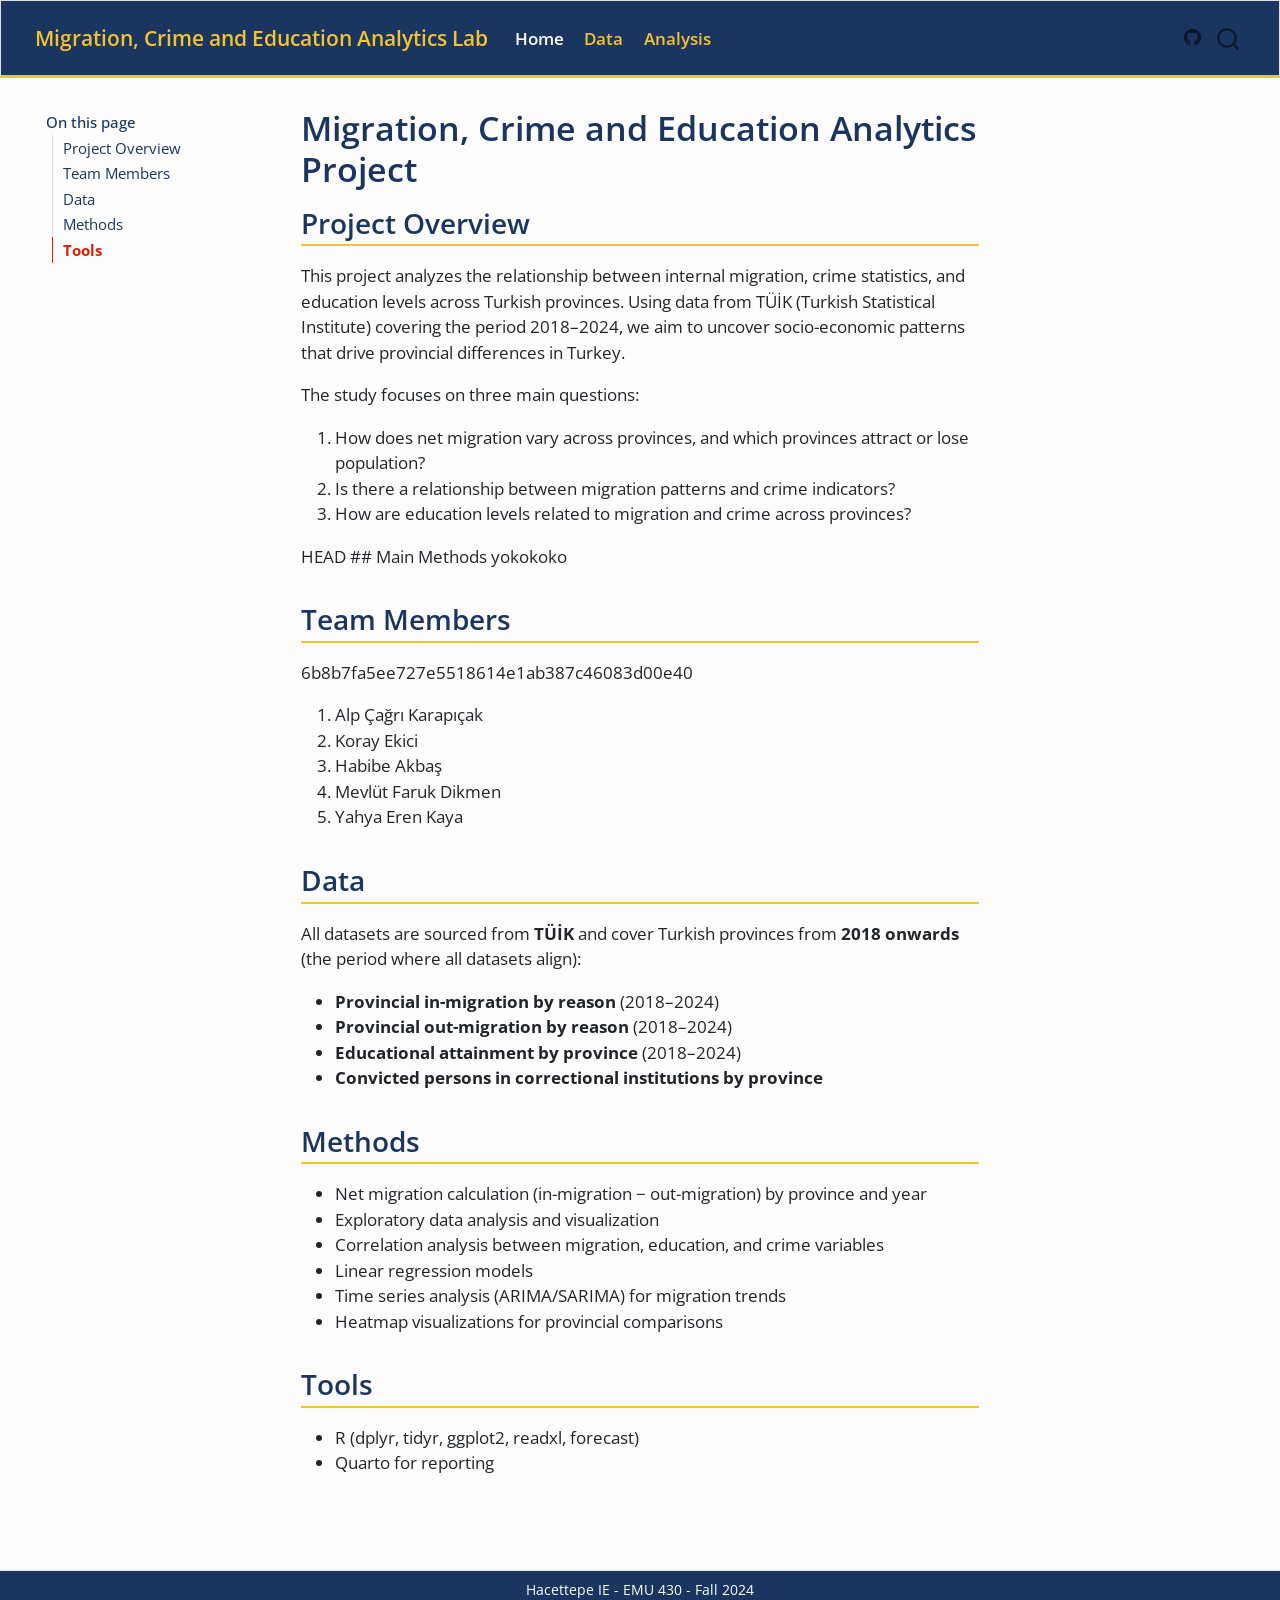
<file: docs/index.html>
<!DOCTYPE html>
<html xmlns="http://www.w3.org/1999/xhtml" lang="en" xml:lang="en"><head>

<meta charset="utf-8">
<meta name="generator" content="quarto-1.8.25">

<meta name="viewport" content="width=device-width, initial-scale=1.0, user-scalable=yes">


<title>Migration, Crime and Education Analytics Project – Migration, Crime and Education Analytics Lab</title>
<style>
code{white-space: pre-wrap;}
span.smallcaps{font-variant: small-caps;}
div.columns{display: flex; gap: min(4vw, 1.5em);}
div.column{flex: auto; overflow-x: auto;}
div.hanging-indent{margin-left: 1.5em; text-indent: -1.5em;}
ul.task-list{list-style: none;}
ul.task-list li input[type="checkbox"] {
  width: 0.8em;
  margin: 0 0.8em 0.2em -1em; /* quarto-specific, see https://github.com/quarto-dev/quarto-cli/issues/4556 */ 
  vertical-align: middle;
}
</style>


<script src="site_libs/quarto-nav/quarto-nav.js"></script>
<script src="site_libs/quarto-nav/headroom.min.js"></script>
<script src="site_libs/clipboard/clipboard.min.js"></script>
<script src="site_libs/quarto-search/autocomplete.umd.js"></script>
<script src="site_libs/quarto-search/fuse.min.js"></script>
<script src="site_libs/quarto-search/quarto-search.js"></script>
<meta name="quarto:offset" content="./">
<script src="site_libs/quarto-html/quarto.js" type="module"></script>
<script src="site_libs/quarto-html/tabsets/tabsets.js" type="module"></script>
<script src="site_libs/quarto-html/axe/axe-check.js" type="module"></script>
<script src="site_libs/quarto-html/popper.min.js"></script>
<script src="site_libs/quarto-html/tippy.umd.min.js"></script>
<script src="site_libs/quarto-html/anchor.min.js"></script>
<link href="site_libs/quarto-html/tippy.css" rel="stylesheet">
<link href="site_libs/quarto-html/quarto-syntax-highlighting-7b89279ff1a6dce999919e0e67d4d9ec.css" rel="stylesheet" id="quarto-text-highlighting-styles">
<script src="site_libs/bootstrap/bootstrap.min.js"></script>
<link href="site_libs/bootstrap/bootstrap-icons.css" rel="stylesheet">
<link href="site_libs/bootstrap/bootstrap-efd550d059c3056e63f96aae7042573d.min.css" rel="stylesheet" append-hash="true" id="quarto-bootstrap" data-mode="light">
<script id="quarto-search-options" type="application/json">{
  "location": "navbar",
  "copy-button": false,
  "collapse-after": 3,
  "panel-placement": "end",
  "type": "overlay",
  "limit": 50,
  "keyboard-shortcut": [
    "f",
    "/",
    "s"
  ],
  "show-item-context": false,
  "language": {
    "search-no-results-text": "No results",
    "search-matching-documents-text": "matching documents",
    "search-copy-link-title": "Copy link to search",
    "search-hide-matches-text": "Hide additional matches",
    "search-more-match-text": "more match in this document",
    "search-more-matches-text": "more matches in this document",
    "search-clear-button-title": "Clear",
    "search-text-placeholder": "",
    "search-detached-cancel-button-title": "Cancel",
    "search-submit-button-title": "Submit",
    "search-label": "Search"
  }
}</script>


<link rel="stylesheet" href="styles.css">
</head>

<body class="floating nav-fixed quarto-light">

<div id="quarto-search-results"></div>
  <header id="quarto-header" class="headroom fixed-top">
    <nav class="navbar navbar-expand-lg " data-bs-theme="dark">
      <div class="navbar-container container-fluid">
      <div class="navbar-brand-container mx-auto">
    <a href="./index.html" class="navbar-brand navbar-brand-logo">
    </a>
    <a class="navbar-brand" href="./index.html">
    <span class="navbar-title">Migration, Crime and Education Analytics Lab</span>
    </a>
  </div>
            <div id="quarto-search" class="" title="Search"></div>
          <button class="navbar-toggler" type="button" data-bs-toggle="collapse" data-bs-target="#navbarCollapse" aria-controls="navbarCollapse" role="menu" aria-expanded="false" aria-label="Toggle navigation" onclick="if (window.quartoToggleHeadroom) { window.quartoToggleHeadroom(); }">
  <span class="navbar-toggler-icon"></span>
</button>
          <div class="collapse navbar-collapse" id="navbarCollapse">
            <ul class="navbar-nav navbar-nav-scroll me-auto">
  <li class="nav-item">
    <a class="nav-link active" href="./index.html" aria-current="page"> 
<span class="menu-text">Home</span></a>
  </li>  
  <li class="nav-item">
    <a class="nav-link" href="./data.html"> 
<span class="menu-text">Data</span></a>
  </li>  
  <li class="nav-item">
    <a class="nav-link" href="./analysis.html"> 
<span class="menu-text">Analysis</span></a>
  </li>  
</ul>
          </div> <!-- /navcollapse -->
            <div class="quarto-navbar-tools">
    <a href="https://github.com/emu-hacettepe-analytics/emu430-fall2024-team-team5g" title="" class="quarto-navigation-tool px-1" aria-label=""><i class="bi bi-github"></i></a>
</div>
      </div> <!-- /container-fluid -->
    </nav>
</header>
<!-- content -->
<div id="quarto-content" class="quarto-container page-columns page-rows-contents page-layout-article page-navbar">
<!-- sidebar -->
  <nav id="quarto-sidebar" class="sidebar collapse collapse-horizontal quarto-sidebar-collapse-item sidebar-navigation floating overflow-auto">
    <nav id="TOC" role="doc-toc" class="toc-active">
    <h2 id="toc-title">On this page</h2>
   
  <ul>
  <li><a href="#project-overview" id="toc-project-overview" class="nav-link active" data-scroll-target="#project-overview">Project Overview</a></li>
  <li><a href="#team-members" id="toc-team-members" class="nav-link" data-scroll-target="#team-members">Team Members</a></li>
  <li><a href="#data" id="toc-data" class="nav-link" data-scroll-target="#data">Data</a></li>
  <li><a href="#methods" id="toc-methods" class="nav-link" data-scroll-target="#methods">Methods</a></li>
  <li><a href="#tools" id="toc-tools" class="nav-link" data-scroll-target="#tools">Tools</a></li>
  </ul>
</nav>
</nav>
<div id="quarto-sidebar-glass" class="quarto-sidebar-collapse-item" data-bs-toggle="collapse" data-bs-target=".quarto-sidebar-collapse-item"></div>
<!-- margin-sidebar -->
    <div id="quarto-margin-sidebar" class="sidebar margin-sidebar zindex-bottom">
    </div>
<!-- main -->
<main class="content" id="quarto-document-content">

<header id="title-block-header" class="quarto-title-block default">
<div class="quarto-title">
<h1 class="title">Migration, Crime and Education Analytics Project</h1>
</div>



<div class="quarto-title-meta">

    
  
    
  </div>
  


</header>


<section id="project-overview" class="level2">
<h2 class="anchored" data-anchor-id="project-overview">Project Overview</h2>
<p>This project analyzes the relationship between internal migration, crime statistics, and education levels across Turkish provinces. Using data from TÜİK (Turkish Statistical Institute) covering the period 2018–2024, we aim to uncover socio-economic patterns that drive provincial differences in Turkey.</p>
<p>The study focuses on three main questions:</p>
<ol type="1">
<li>How does net migration vary across provinces, and which provinces attract or lose population?</li>
<li>Is there a relationship between migration patterns and crime indicators?</li>
<li>How are education levels related to migration and crime across provinces?</li>
</ol>
<p>HEAD ## Main Methods yokokoko</p>
</section>
<section id="team-members" class="level2">
<h2 class="anchored" data-anchor-id="team-members">Team Members</h2>
<p>6b8b7fa5ee727e5518614e1ab387c46083d00e40</p>
<ol type="1">
<li>Alp Çağrı Karapıçak</li>
<li>Koray Ekici</li>
<li>Habibe Akbaş</li>
<li>Mevlüt Faruk Dikmen</li>
<li>Yahya Eren Kaya</li>
</ol>
</section>
<section id="data" class="level2">
<h2 class="anchored" data-anchor-id="data">Data</h2>
<p>All datasets are sourced from <strong>TÜİK</strong> and cover Turkish provinces from <strong>2018 onwards</strong> (the period where all datasets align):</p>
<ul>
<li><strong>Provincial in-migration by reason</strong> (2018–2024)</li>
<li><strong>Provincial out-migration by reason</strong> (2018–2024)</li>
<li><strong>Educational attainment by province</strong> (2018–2024)</li>
<li><strong>Convicted persons in correctional institutions by province</strong></li>
</ul>
</section>
<section id="methods" class="level2">
<h2 class="anchored" data-anchor-id="methods">Methods</h2>
<ul>
<li>Net migration calculation (in-migration − out-migration) by province and year</li>
<li>Exploratory data analysis and visualization</li>
<li>Correlation analysis between migration, education, and crime variables</li>
<li>Linear regression models</li>
<li>Time series analysis (ARIMA/SARIMA) for migration trends</li>
<li>Heatmap visualizations for provincial comparisons</li>
</ul>
</section>
<section id="tools" class="level2">
<h2 class="anchored" data-anchor-id="tools">Tools</h2>
<ul>
<li>R (dplyr, tidyr, ggplot2, readxl, forecast)</li>
<li>Quarto for reporting</li>
</ul>


</section>

<a onclick="window.scrollTo(0, 0); return false;" role="button" id="quarto-back-to-top"><i class="bi bi-arrow-up"></i> Back to top</a></main> <!-- /main -->
<script id="quarto-html-after-body" type="application/javascript">
  window.document.addEventListener("DOMContentLoaded", function (event) {
    const icon = "";
    const anchorJS = new window.AnchorJS();
    anchorJS.options = {
      placement: 'right',
      icon: icon
    };
    anchorJS.add('.anchored');
    const isCodeAnnotation = (el) => {
      for (const clz of el.classList) {
        if (clz.startsWith('code-annotation-')) {                     
          return true;
        }
      }
      return false;
    }
    const onCopySuccess = function(e) {
      // button target
      const button = e.trigger;
      // don't keep focus
      button.blur();
      // flash "checked"
      button.classList.add('code-copy-button-checked');
      var currentTitle = button.getAttribute("title");
      button.setAttribute("title", "Copied!");
      let tooltip;
      if (window.bootstrap) {
        button.setAttribute("data-bs-toggle", "tooltip");
        button.setAttribute("data-bs-placement", "left");
        button.setAttribute("data-bs-title", "Copied!");
        tooltip = new bootstrap.Tooltip(button, 
          { trigger: "manual", 
            customClass: "code-copy-button-tooltip",
            offset: [0, -8]});
        tooltip.show();    
      }
      setTimeout(function() {
        if (tooltip) {
          tooltip.hide();
          button.removeAttribute("data-bs-title");
          button.removeAttribute("data-bs-toggle");
          button.removeAttribute("data-bs-placement");
        }
        button.setAttribute("title", currentTitle);
        button.classList.remove('code-copy-button-checked');
      }, 1000);
      // clear code selection
      e.clearSelection();
    }
    const getTextToCopy = function(trigger) {
      const outerScaffold = trigger.parentElement.cloneNode(true);
      const codeEl = outerScaffold.querySelector('code');
      for (const childEl of codeEl.children) {
        if (isCodeAnnotation(childEl)) {
          childEl.remove();
        }
      }
      return codeEl.innerText;
    }
    const clipboard = new window.ClipboardJS('.code-copy-button:not([data-in-quarto-modal])', {
      text: getTextToCopy
    });
    clipboard.on('success', onCopySuccess);
    if (window.document.getElementById('quarto-embedded-source-code-modal')) {
      const clipboardModal = new window.ClipboardJS('.code-copy-button[data-in-quarto-modal]', {
        text: getTextToCopy,
        container: window.document.getElementById('quarto-embedded-source-code-modal')
      });
      clipboardModal.on('success', onCopySuccess);
    }
      var localhostRegex = new RegExp(/^(?:http|https):\/\/localhost\:?[0-9]*\//);
      var mailtoRegex = new RegExp(/^mailto:/);
        var filterRegex = new RegExp('/' + window.location.host + '/');
      var isInternal = (href) => {
          return filterRegex.test(href) || localhostRegex.test(href) || mailtoRegex.test(href);
      }
      // Inspect non-navigation links and adorn them if external
     var links = window.document.querySelectorAll('a[href]:not(.nav-link):not(.navbar-brand):not(.toc-action):not(.sidebar-link):not(.sidebar-item-toggle):not(.pagination-link):not(.no-external):not([aria-hidden]):not(.dropdown-item):not(.quarto-navigation-tool):not(.about-link)');
      for (var i=0; i<links.length; i++) {
        const link = links[i];
        if (!isInternal(link.href)) {
          // undo the damage that might have been done by quarto-nav.js in the case of
          // links that we want to consider external
          if (link.dataset.originalHref !== undefined) {
            link.href = link.dataset.originalHref;
          }
        }
      }
    function tippyHover(el, contentFn, onTriggerFn, onUntriggerFn) {
      const config = {
        allowHTML: true,
        maxWidth: 500,
        delay: 100,
        arrow: false,
        appendTo: function(el) {
            return el.parentElement;
        },
        interactive: true,
        interactiveBorder: 10,
        theme: 'quarto',
        placement: 'bottom-start',
      };
      if (contentFn) {
        config.content = contentFn;
      }
      if (onTriggerFn) {
        config.onTrigger = onTriggerFn;
      }
      if (onUntriggerFn) {
        config.onUntrigger = onUntriggerFn;
      }
      window.tippy(el, config); 
    }
    const noterefs = window.document.querySelectorAll('a[role="doc-noteref"]');
    for (var i=0; i<noterefs.length; i++) {
      const ref = noterefs[i];
      tippyHover(ref, function() {
        // use id or data attribute instead here
        let href = ref.getAttribute('data-footnote-href') || ref.getAttribute('href');
        try { href = new URL(href).hash; } catch {}
        const id = href.replace(/^#\/?/, "");
        const note = window.document.getElementById(id);
        if (note) {
          return note.innerHTML;
        } else {
          return "";
        }
      });
    }
    const xrefs = window.document.querySelectorAll('a.quarto-xref');
    const processXRef = (id, note) => {
      // Strip column container classes
      const stripColumnClz = (el) => {
        el.classList.remove("page-full", "page-columns");
        if (el.children) {
          for (const child of el.children) {
            stripColumnClz(child);
          }
        }
      }
      stripColumnClz(note)
      if (id === null || id.startsWith('sec-')) {
        // Special case sections, only their first couple elements
        const container = document.createElement("div");
        if (note.children && note.children.length > 2) {
          container.appendChild(note.children[0].cloneNode(true));
          for (let i = 1; i < note.children.length; i++) {
            const child = note.children[i];
            if (child.tagName === "P" && child.innerText === "") {
              continue;
            } else {
              container.appendChild(child.cloneNode(true));
              break;
            }
          }
          if (window.Quarto?.typesetMath) {
            window.Quarto.typesetMath(container);
          }
          return container.innerHTML
        } else {
          if (window.Quarto?.typesetMath) {
            window.Quarto.typesetMath(note);
          }
          return note.innerHTML;
        }
      } else {
        // Remove any anchor links if they are present
        const anchorLink = note.querySelector('a.anchorjs-link');
        if (anchorLink) {
          anchorLink.remove();
        }
        if (window.Quarto?.typesetMath) {
          window.Quarto.typesetMath(note);
        }
        if (note.classList.contains("callout")) {
          return note.outerHTML;
        } else {
          return note.innerHTML;
        }
      }
    }
    for (var i=0; i<xrefs.length; i++) {
      const xref = xrefs[i];
      tippyHover(xref, undefined, function(instance) {
        instance.disable();
        let url = xref.getAttribute('href');
        let hash = undefined; 
        if (url.startsWith('#')) {
          hash = url;
        } else {
          try { hash = new URL(url).hash; } catch {}
        }
        if (hash) {
          const id = hash.replace(/^#\/?/, "");
          const note = window.document.getElementById(id);
          if (note !== null) {
            try {
              const html = processXRef(id, note.cloneNode(true));
              instance.setContent(html);
            } finally {
              instance.enable();
              instance.show();
            }
          } else {
            // See if we can fetch this
            fetch(url.split('#')[0])
            .then(res => res.text())
            .then(html => {
              const parser = new DOMParser();
              const htmlDoc = parser.parseFromString(html, "text/html");
              const note = htmlDoc.getElementById(id);
              if (note !== null) {
                const html = processXRef(id, note);
                instance.setContent(html);
              } 
            }).finally(() => {
              instance.enable();
              instance.show();
            });
          }
        } else {
          // See if we can fetch a full url (with no hash to target)
          // This is a special case and we should probably do some content thinning / targeting
          fetch(url)
          .then(res => res.text())
          .then(html => {
            const parser = new DOMParser();
            const htmlDoc = parser.parseFromString(html, "text/html");
            const note = htmlDoc.querySelector('main.content');
            if (note !== null) {
              // This should only happen for chapter cross references
              // (since there is no id in the URL)
              // remove the first header
              if (note.children.length > 0 && note.children[0].tagName === "HEADER") {
                note.children[0].remove();
              }
              const html = processXRef(null, note);
              instance.setContent(html);
            } 
          }).finally(() => {
            instance.enable();
            instance.show();
          });
        }
      }, function(instance) {
      });
    }
        let selectedAnnoteEl;
        const selectorForAnnotation = ( cell, annotation) => {
          let cellAttr = 'data-code-cell="' + cell + '"';
          let lineAttr = 'data-code-annotation="' +  annotation + '"';
          const selector = 'span[' + cellAttr + '][' + lineAttr + ']';
          return selector;
        }
        const selectCodeLines = (annoteEl) => {
          const doc = window.document;
          const targetCell = annoteEl.getAttribute("data-target-cell");
          const targetAnnotation = annoteEl.getAttribute("data-target-annotation");
          const annoteSpan = window.document.querySelector(selectorForAnnotation(targetCell, targetAnnotation));
          const lines = annoteSpan.getAttribute("data-code-lines").split(",");
          const lineIds = lines.map((line) => {
            return targetCell + "-" + line;
          })
          let top = null;
          let height = null;
          let parent = null;
          if (lineIds.length > 0) {
              //compute the position of the single el (top and bottom and make a div)
              const el = window.document.getElementById(lineIds[0]);
              top = el.offsetTop;
              height = el.offsetHeight;
              parent = el.parentElement.parentElement;
            if (lineIds.length > 1) {
              const lastEl = window.document.getElementById(lineIds[lineIds.length - 1]);
              const bottom = lastEl.offsetTop + lastEl.offsetHeight;
              height = bottom - top;
            }
            if (top !== null && height !== null && parent !== null) {
              // cook up a div (if necessary) and position it 
              let div = window.document.getElementById("code-annotation-line-highlight");
              if (div === null) {
                div = window.document.createElement("div");
                div.setAttribute("id", "code-annotation-line-highlight");
                div.style.position = 'absolute';
                parent.appendChild(div);
              }
              div.style.top = top - 2 + "px";
              div.style.height = height + 4 + "px";
              div.style.left = 0;
              let gutterDiv = window.document.getElementById("code-annotation-line-highlight-gutter");
              if (gutterDiv === null) {
                gutterDiv = window.document.createElement("div");
                gutterDiv.setAttribute("id", "code-annotation-line-highlight-gutter");
                gutterDiv.style.position = 'absolute';
                const codeCell = window.document.getElementById(targetCell);
                const gutter = codeCell.querySelector('.code-annotation-gutter');
                gutter.appendChild(gutterDiv);
              }
              gutterDiv.style.top = top - 2 + "px";
              gutterDiv.style.height = height + 4 + "px";
            }
            selectedAnnoteEl = annoteEl;
          }
        };
        const unselectCodeLines = () => {
          const elementsIds = ["code-annotation-line-highlight", "code-annotation-line-highlight-gutter"];
          elementsIds.forEach((elId) => {
            const div = window.document.getElementById(elId);
            if (div) {
              div.remove();
            }
          });
          selectedAnnoteEl = undefined;
        };
          // Handle positioning of the toggle
      window.addEventListener(
        "resize",
        throttle(() => {
          elRect = undefined;
          if (selectedAnnoteEl) {
            selectCodeLines(selectedAnnoteEl);
          }
        }, 10)
      );
      function throttle(fn, ms) {
      let throttle = false;
      let timer;
        return (...args) => {
          if(!throttle) { // first call gets through
              fn.apply(this, args);
              throttle = true;
          } else { // all the others get throttled
              if(timer) clearTimeout(timer); // cancel #2
              timer = setTimeout(() => {
                fn.apply(this, args);
                timer = throttle = false;
              }, ms);
          }
        };
      }
        // Attach click handler to the DT
        const annoteDls = window.document.querySelectorAll('dt[data-target-cell]');
        for (const annoteDlNode of annoteDls) {
          annoteDlNode.addEventListener('click', (event) => {
            const clickedEl = event.target;
            if (clickedEl !== selectedAnnoteEl) {
              unselectCodeLines();
              const activeEl = window.document.querySelector('dt[data-target-cell].code-annotation-active');
              if (activeEl) {
                activeEl.classList.remove('code-annotation-active');
              }
              selectCodeLines(clickedEl);
              clickedEl.classList.add('code-annotation-active');
            } else {
              // Unselect the line
              unselectCodeLines();
              clickedEl.classList.remove('code-annotation-active');
            }
          });
        }
    const findCites = (el) => {
      const parentEl = el.parentElement;
      if (parentEl) {
        const cites = parentEl.dataset.cites;
        if (cites) {
          return {
            el,
            cites: cites.split(' ')
          };
        } else {
          return findCites(el.parentElement)
        }
      } else {
        return undefined;
      }
    };
    var bibliorefs = window.document.querySelectorAll('a[role="doc-biblioref"]');
    for (var i=0; i<bibliorefs.length; i++) {
      const ref = bibliorefs[i];
      const citeInfo = findCites(ref);
      if (citeInfo) {
        tippyHover(citeInfo.el, function() {
          var popup = window.document.createElement('div');
          citeInfo.cites.forEach(function(cite) {
            var citeDiv = window.document.createElement('div');
            citeDiv.classList.add('hanging-indent');
            citeDiv.classList.add('csl-entry');
            var biblioDiv = window.document.getElementById('ref-' + cite);
            if (biblioDiv) {
              citeDiv.innerHTML = biblioDiv.innerHTML;
            }
            popup.appendChild(citeDiv);
          });
          return popup.innerHTML;
        });
      }
    }
  });
  </script>
</div> <!-- /content -->
<footer class="footer">
  <div class="nav-footer">
    <div class="nav-footer-left">
      &nbsp;
    </div>   
    <div class="nav-footer-center">
<p>Hacettepe IE - EMU 430 - Fall 2024</p>
</div>
    <div class="nav-footer-right">
      &nbsp;
    </div>
  </div>
</footer>




</body></html>
</file>
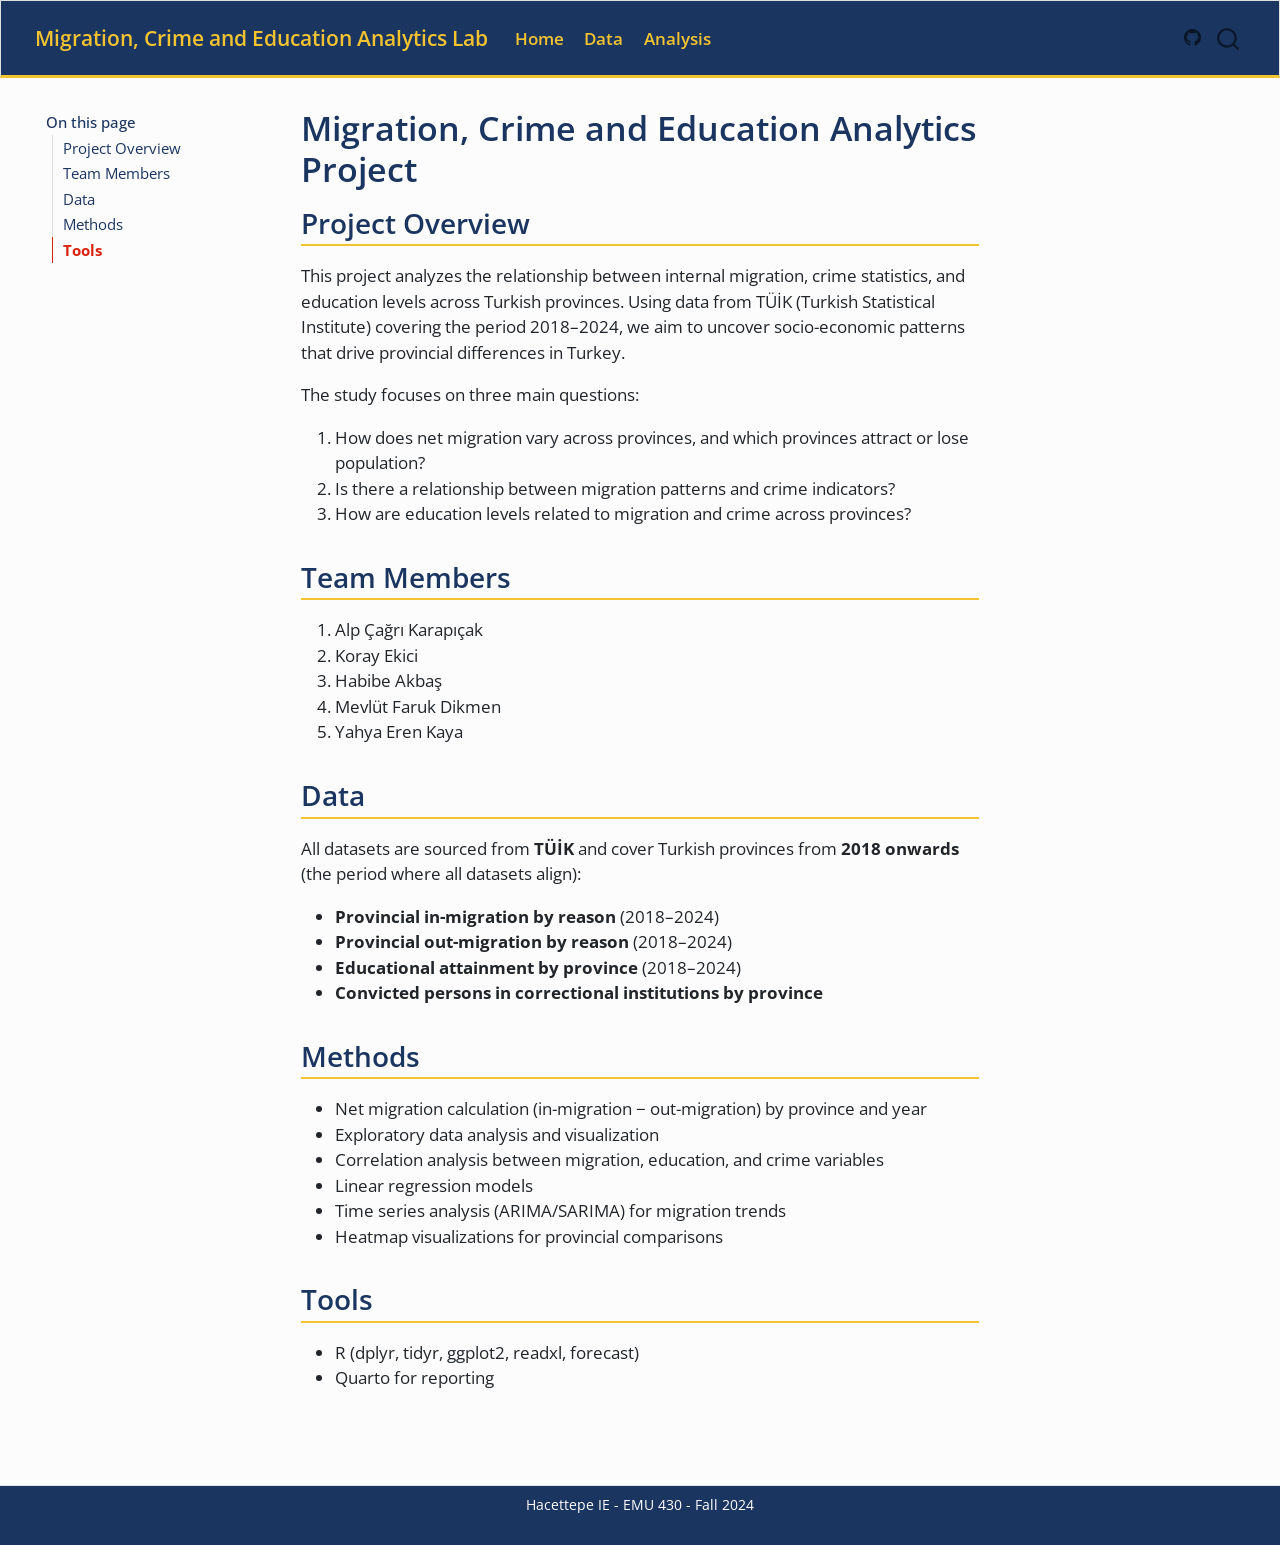
<file: docs/emu430-fall2024-team-team5g/index.html>
<!DOCTYPE html>
<html xmlns="http://www.w3.org/1999/xhtml" lang="en" xml:lang="en"><head>

<meta charset="utf-8">
<meta name="generator" content="quarto-1.8.25">

<meta name="viewport" content="width=device-width, initial-scale=1.0, user-scalable=yes">


<title>Migration, Crime and Education Analytics Project – Migration, Crime and Education Analytics Lab</title>
<style>
code{white-space: pre-wrap;}
span.smallcaps{font-variant: small-caps;}
div.columns{display: flex; gap: min(4vw, 1.5em);}
div.column{flex: auto; overflow-x: auto;}
div.hanging-indent{margin-left: 1.5em; text-indent: -1.5em;}
ul.task-list{list-style: none;}
ul.task-list li input[type="checkbox"] {
  width: 0.8em;
  margin: 0 0.8em 0.2em -1em; /* quarto-specific, see https://github.com/quarto-dev/quarto-cli/issues/4556 */ 
  vertical-align: middle;
}
</style>


<script src="../site_libs/quarto-nav/quarto-nav.js"></script>
<script src="../site_libs/quarto-nav/headroom.min.js"></script>
<script src="../site_libs/clipboard/clipboard.min.js"></script>
<script src="../site_libs/quarto-search/autocomplete.umd.js"></script>
<script src="../site_libs/quarto-search/fuse.min.js"></script>
<script src="../site_libs/quarto-search/quarto-search.js"></script>
<meta name="quarto:offset" content="../">
<script src="../site_libs/quarto-html/quarto.js" type="module"></script>
<script src="../site_libs/quarto-html/tabsets/tabsets.js" type="module"></script>
<script src="../site_libs/quarto-html/axe/axe-check.js" type="module"></script>
<script src="../site_libs/quarto-html/popper.min.js"></script>
<script src="../site_libs/quarto-html/tippy.umd.min.js"></script>
<script src="../site_libs/quarto-html/anchor.min.js"></script>
<link href="../site_libs/quarto-html/tippy.css" rel="stylesheet">
<link href="../site_libs/quarto-html/quarto-syntax-highlighting-7b89279ff1a6dce999919e0e67d4d9ec.css" rel="stylesheet" id="quarto-text-highlighting-styles">
<script src="../site_libs/bootstrap/bootstrap.min.js"></script>
<link href="../site_libs/bootstrap/bootstrap-icons.css" rel="stylesheet">
<link href="../site_libs/bootstrap/bootstrap-efd550d059c3056e63f96aae7042573d.min.css" rel="stylesheet" append-hash="true" id="quarto-bootstrap" data-mode="light">
<script id="quarto-search-options" type="application/json">{
  "location": "navbar",
  "copy-button": false,
  "collapse-after": 3,
  "panel-placement": "end",
  "type": "overlay",
  "limit": 50,
  "keyboard-shortcut": [
    "f",
    "/",
    "s"
  ],
  "show-item-context": false,
  "language": {
    "search-no-results-text": "No results",
    "search-matching-documents-text": "matching documents",
    "search-copy-link-title": "Copy link to search",
    "search-hide-matches-text": "Hide additional matches",
    "search-more-match-text": "more match in this document",
    "search-more-matches-text": "more matches in this document",
    "search-clear-button-title": "Clear",
    "search-text-placeholder": "",
    "search-detached-cancel-button-title": "Cancel",
    "search-submit-button-title": "Submit",
    "search-label": "Search"
  }
}</script>


<link rel="stylesheet" href="../styles.css">
</head>

<body class="floating nav-fixed quarto-light">

<div id="quarto-search-results"></div>
  <header id="quarto-header" class="headroom fixed-top">
    <nav class="navbar navbar-expand-lg " data-bs-theme="dark">
      <div class="navbar-container container-fluid">
      <div class="navbar-brand-container mx-auto">
    <a href="../index.html" class="navbar-brand navbar-brand-logo">
    </a>
    <a class="navbar-brand" href="../index.html">
    <span class="navbar-title">Migration, Crime and Education Analytics Lab</span>
    </a>
  </div>
            <div id="quarto-search" class="" title="Search"></div>
          <button class="navbar-toggler" type="button" data-bs-toggle="collapse" data-bs-target="#navbarCollapse" aria-controls="navbarCollapse" role="menu" aria-expanded="false" aria-label="Toggle navigation" onclick="if (window.quartoToggleHeadroom) { window.quartoToggleHeadroom(); }">
  <span class="navbar-toggler-icon"></span>
</button>
          <div class="collapse navbar-collapse" id="navbarCollapse">
            <ul class="navbar-nav navbar-nav-scroll me-auto">
  <li class="nav-item">
    <a class="nav-link" href="../index.html"> 
<span class="menu-text">Home</span></a>
  </li>  
  <li class="nav-item">
    <a class="nav-link" href="../data.html"> 
<span class="menu-text">Data</span></a>
  </li>  
  <li class="nav-item">
    <a class="nav-link" href="../analysis.html"> 
<span class="menu-text">Analysis</span></a>
  </li>  
</ul>
          </div> <!-- /navcollapse -->
            <div class="quarto-navbar-tools">
    <a href="https://github.com/emu-hacettepe-analytics/emu430-fall2024-team-team5g" title="" class="quarto-navigation-tool px-1" aria-label=""><i class="bi bi-github"></i></a>
</div>
      </div> <!-- /container-fluid -->
    </nav>
</header>
<!-- content -->
<div id="quarto-content" class="quarto-container page-columns page-rows-contents page-layout-article page-navbar">
<!-- sidebar -->
  <nav id="quarto-sidebar" class="sidebar collapse collapse-horizontal quarto-sidebar-collapse-item sidebar-navigation floating overflow-auto">
    <nav id="TOC" role="doc-toc" class="toc-active">
    <h2 id="toc-title">On this page</h2>
   
  <ul>
  <li><a href="#project-overview" id="toc-project-overview" class="nav-link active" data-scroll-target="#project-overview">Project Overview</a></li>
  <li><a href="#team-members" id="toc-team-members" class="nav-link" data-scroll-target="#team-members">Team Members</a></li>
  <li><a href="#data" id="toc-data" class="nav-link" data-scroll-target="#data">Data</a></li>
  <li><a href="#methods" id="toc-methods" class="nav-link" data-scroll-target="#methods">Methods</a></li>
  <li><a href="#tools" id="toc-tools" class="nav-link" data-scroll-target="#tools">Tools</a></li>
  </ul>
</nav>
</nav>
<div id="quarto-sidebar-glass" class="quarto-sidebar-collapse-item" data-bs-toggle="collapse" data-bs-target=".quarto-sidebar-collapse-item"></div>
<!-- margin-sidebar -->
    <div id="quarto-margin-sidebar" class="sidebar margin-sidebar zindex-bottom">
    </div>
<!-- main -->
<main class="content" id="quarto-document-content">

<header id="title-block-header" class="quarto-title-block default">
<div class="quarto-title">
<h1 class="title">Migration, Crime and Education Analytics Project</h1>
</div>



<div class="quarto-title-meta">

    
  
    
  </div>
  


</header>


<section id="project-overview" class="level2">
<h2 class="anchored" data-anchor-id="project-overview">Project Overview</h2>
<p>This project analyzes the relationship between internal migration, crime statistics, and education levels across Turkish provinces. Using data from TÜİK (Turkish Statistical Institute) covering the period 2018–2024, we aim to uncover socio-economic patterns that drive provincial differences in Turkey.</p>
<p>The study focuses on three main questions:</p>
<ol type="1">
<li>How does net migration vary across provinces, and which provinces attract or lose population?</li>
<li>Is there a relationship between migration patterns and crime indicators?</li>
<li>How are education levels related to migration and crime across provinces?</li>
</ol>
</section>
<section id="team-members" class="level2">
<h2 class="anchored" data-anchor-id="team-members">Team Members</h2>
<ol type="1">
<li>Alp Çağrı Karapıçak</li>
<li>Koray Ekici</li>
<li>Habibe Akbaş</li>
<li>Mevlüt Faruk Dikmen</li>
<li>Yahya Eren Kaya</li>
</ol>
</section>
<section id="data" class="level2">
<h2 class="anchored" data-anchor-id="data">Data</h2>
<p>All datasets are sourced from <strong>TÜİK</strong> and cover Turkish provinces from <strong>2018 onwards</strong> (the period where all datasets align):</p>
<ul>
<li><strong>Provincial in-migration by reason</strong> (2018–2024)</li>
<li><strong>Provincial out-migration by reason</strong> (2018–2024)</li>
<li><strong>Educational attainment by province</strong> (2018–2024)</li>
<li><strong>Convicted persons in correctional institutions by province</strong></li>
</ul>
</section>
<section id="methods" class="level2">
<h2 class="anchored" data-anchor-id="methods">Methods</h2>
<ul>
<li>Net migration calculation (in-migration − out-migration) by province and year</li>
<li>Exploratory data analysis and visualization</li>
<li>Correlation analysis between migration, education, and crime variables</li>
<li>Linear regression models</li>
<li>Time series analysis (ARIMA/SARIMA) for migration trends</li>
<li>Heatmap visualizations for provincial comparisons</li>
</ul>
</section>
<section id="tools" class="level2">
<h2 class="anchored" data-anchor-id="tools">Tools</h2>
<ul>
<li>R (dplyr, tidyr, ggplot2, readxl, forecast)</li>
<li>Quarto for reporting</li>
</ul>


</section>

<a onclick="window.scrollTo(0, 0); return false;" role="button" id="quarto-back-to-top"><i class="bi bi-arrow-up"></i> Back to top</a></main> <!-- /main -->
<script id="quarto-html-after-body" type="application/javascript">
  window.document.addEventListener("DOMContentLoaded", function (event) {
    const icon = "";
    const anchorJS = new window.AnchorJS();
    anchorJS.options = {
      placement: 'right',
      icon: icon
    };
    anchorJS.add('.anchored');
    const isCodeAnnotation = (el) => {
      for (const clz of el.classList) {
        if (clz.startsWith('code-annotation-')) {                     
          return true;
        }
      }
      return false;
    }
    const onCopySuccess = function(e) {
      // button target
      const button = e.trigger;
      // don't keep focus
      button.blur();
      // flash "checked"
      button.classList.add('code-copy-button-checked');
      var currentTitle = button.getAttribute("title");
      button.setAttribute("title", "Copied!");
      let tooltip;
      if (window.bootstrap) {
        button.setAttribute("data-bs-toggle", "tooltip");
        button.setAttribute("data-bs-placement", "left");
        button.setAttribute("data-bs-title", "Copied!");
        tooltip = new bootstrap.Tooltip(button, 
          { trigger: "manual", 
            customClass: "code-copy-button-tooltip",
            offset: [0, -8]});
        tooltip.show();    
      }
      setTimeout(function() {
        if (tooltip) {
          tooltip.hide();
          button.removeAttribute("data-bs-title");
          button.removeAttribute("data-bs-toggle");
          button.removeAttribute("data-bs-placement");
        }
        button.setAttribute("title", currentTitle);
        button.classList.remove('code-copy-button-checked');
      }, 1000);
      // clear code selection
      e.clearSelection();
    }
    const getTextToCopy = function(trigger) {
      const outerScaffold = trigger.parentElement.cloneNode(true);
      const codeEl = outerScaffold.querySelector('code');
      for (const childEl of codeEl.children) {
        if (isCodeAnnotation(childEl)) {
          childEl.remove();
        }
      }
      return codeEl.innerText;
    }
    const clipboard = new window.ClipboardJS('.code-copy-button:not([data-in-quarto-modal])', {
      text: getTextToCopy
    });
    clipboard.on('success', onCopySuccess);
    if (window.document.getElementById('quarto-embedded-source-code-modal')) {
      const clipboardModal = new window.ClipboardJS('.code-copy-button[data-in-quarto-modal]', {
        text: getTextToCopy,
        container: window.document.getElementById('quarto-embedded-source-code-modal')
      });
      clipboardModal.on('success', onCopySuccess);
    }
      var localhostRegex = new RegExp(/^(?:http|https):\/\/localhost\:?[0-9]*\//);
      var mailtoRegex = new RegExp(/^mailto:/);
        var filterRegex = new RegExp('/' + window.location.host + '/');
      var isInternal = (href) => {
          return filterRegex.test(href) || localhostRegex.test(href) || mailtoRegex.test(href);
      }
      // Inspect non-navigation links and adorn them if external
     var links = window.document.querySelectorAll('a[href]:not(.nav-link):not(.navbar-brand):not(.toc-action):not(.sidebar-link):not(.sidebar-item-toggle):not(.pagination-link):not(.no-external):not([aria-hidden]):not(.dropdown-item):not(.quarto-navigation-tool):not(.about-link)');
      for (var i=0; i<links.length; i++) {
        const link = links[i];
        if (!isInternal(link.href)) {
          // undo the damage that might have been done by quarto-nav.js in the case of
          // links that we want to consider external
          if (link.dataset.originalHref !== undefined) {
            link.href = link.dataset.originalHref;
          }
        }
      }
    function tippyHover(el, contentFn, onTriggerFn, onUntriggerFn) {
      const config = {
        allowHTML: true,
        maxWidth: 500,
        delay: 100,
        arrow: false,
        appendTo: function(el) {
            return el.parentElement;
        },
        interactive: true,
        interactiveBorder: 10,
        theme: 'quarto',
        placement: 'bottom-start',
      };
      if (contentFn) {
        config.content = contentFn;
      }
      if (onTriggerFn) {
        config.onTrigger = onTriggerFn;
      }
      if (onUntriggerFn) {
        config.onUntrigger = onUntriggerFn;
      }
      window.tippy(el, config); 
    }
    const noterefs = window.document.querySelectorAll('a[role="doc-noteref"]');
    for (var i=0; i<noterefs.length; i++) {
      const ref = noterefs[i];
      tippyHover(ref, function() {
        // use id or data attribute instead here
        let href = ref.getAttribute('data-footnote-href') || ref.getAttribute('href');
        try { href = new URL(href).hash; } catch {}
        const id = href.replace(/^#\/?/, "");
        const note = window.document.getElementById(id);
        if (note) {
          return note.innerHTML;
        } else {
          return "";
        }
      });
    }
    const xrefs = window.document.querySelectorAll('a.quarto-xref');
    const processXRef = (id, note) => {
      // Strip column container classes
      const stripColumnClz = (el) => {
        el.classList.remove("page-full", "page-columns");
        if (el.children) {
          for (const child of el.children) {
            stripColumnClz(child);
          }
        }
      }
      stripColumnClz(note)
      if (id === null || id.startsWith('sec-')) {
        // Special case sections, only their first couple elements
        const container = document.createElement("div");
        if (note.children && note.children.length > 2) {
          container.appendChild(note.children[0].cloneNode(true));
          for (let i = 1; i < note.children.length; i++) {
            const child = note.children[i];
            if (child.tagName === "P" && child.innerText === "") {
              continue;
            } else {
              container.appendChild(child.cloneNode(true));
              break;
            }
          }
          if (window.Quarto?.typesetMath) {
            window.Quarto.typesetMath(container);
          }
          return container.innerHTML
        } else {
          if (window.Quarto?.typesetMath) {
            window.Quarto.typesetMath(note);
          }
          return note.innerHTML;
        }
      } else {
        // Remove any anchor links if they are present
        const anchorLink = note.querySelector('a.anchorjs-link');
        if (anchorLink) {
          anchorLink.remove();
        }
        if (window.Quarto?.typesetMath) {
          window.Quarto.typesetMath(note);
        }
        if (note.classList.contains("callout")) {
          return note.outerHTML;
        } else {
          return note.innerHTML;
        }
      }
    }
    for (var i=0; i<xrefs.length; i++) {
      const xref = xrefs[i];
      tippyHover(xref, undefined, function(instance) {
        instance.disable();
        let url = xref.getAttribute('href');
        let hash = undefined; 
        if (url.startsWith('#')) {
          hash = url;
        } else {
          try { hash = new URL(url).hash; } catch {}
        }
        if (hash) {
          const id = hash.replace(/^#\/?/, "");
          const note = window.document.getElementById(id);
          if (note !== null) {
            try {
              const html = processXRef(id, note.cloneNode(true));
              instance.setContent(html);
            } finally {
              instance.enable();
              instance.show();
            }
          } else {
            // See if we can fetch this
            fetch(url.split('#')[0])
            .then(res => res.text())
            .then(html => {
              const parser = new DOMParser();
              const htmlDoc = parser.parseFromString(html, "text/html");
              const note = htmlDoc.getElementById(id);
              if (note !== null) {
                const html = processXRef(id, note);
                instance.setContent(html);
              } 
            }).finally(() => {
              instance.enable();
              instance.show();
            });
          }
        } else {
          // See if we can fetch a full url (with no hash to target)
          // This is a special case and we should probably do some content thinning / targeting
          fetch(url)
          .then(res => res.text())
          .then(html => {
            const parser = new DOMParser();
            const htmlDoc = parser.parseFromString(html, "text/html");
            const note = htmlDoc.querySelector('main.content');
            if (note !== null) {
              // This should only happen for chapter cross references
              // (since there is no id in the URL)
              // remove the first header
              if (note.children.length > 0 && note.children[0].tagName === "HEADER") {
                note.children[0].remove();
              }
              const html = processXRef(null, note);
              instance.setContent(html);
            } 
          }).finally(() => {
            instance.enable();
            instance.show();
          });
        }
      }, function(instance) {
      });
    }
        let selectedAnnoteEl;
        const selectorForAnnotation = ( cell, annotation) => {
          let cellAttr = 'data-code-cell="' + cell + '"';
          let lineAttr = 'data-code-annotation="' +  annotation + '"';
          const selector = 'span[' + cellAttr + '][' + lineAttr + ']';
          return selector;
        }
        const selectCodeLines = (annoteEl) => {
          const doc = window.document;
          const targetCell = annoteEl.getAttribute("data-target-cell");
          const targetAnnotation = annoteEl.getAttribute("data-target-annotation");
          const annoteSpan = window.document.querySelector(selectorForAnnotation(targetCell, targetAnnotation));
          const lines = annoteSpan.getAttribute("data-code-lines").split(",");
          const lineIds = lines.map((line) => {
            return targetCell + "-" + line;
          })
          let top = null;
          let height = null;
          let parent = null;
          if (lineIds.length > 0) {
              //compute the position of the single el (top and bottom and make a div)
              const el = window.document.getElementById(lineIds[0]);
              top = el.offsetTop;
              height = el.offsetHeight;
              parent = el.parentElement.parentElement;
            if (lineIds.length > 1) {
              const lastEl = window.document.getElementById(lineIds[lineIds.length - 1]);
              const bottom = lastEl.offsetTop + lastEl.offsetHeight;
              height = bottom - top;
            }
            if (top !== null && height !== null && parent !== null) {
              // cook up a div (if necessary) and position it 
              let div = window.document.getElementById("code-annotation-line-highlight");
              if (div === null) {
                div = window.document.createElement("div");
                div.setAttribute("id", "code-annotation-line-highlight");
                div.style.position = 'absolute';
                parent.appendChild(div);
              }
              div.style.top = top - 2 + "px";
              div.style.height = height + 4 + "px";
              div.style.left = 0;
              let gutterDiv = window.document.getElementById("code-annotation-line-highlight-gutter");
              if (gutterDiv === null) {
                gutterDiv = window.document.createElement("div");
                gutterDiv.setAttribute("id", "code-annotation-line-highlight-gutter");
                gutterDiv.style.position = 'absolute';
                const codeCell = window.document.getElementById(targetCell);
                const gutter = codeCell.querySelector('.code-annotation-gutter');
                gutter.appendChild(gutterDiv);
              }
              gutterDiv.style.top = top - 2 + "px";
              gutterDiv.style.height = height + 4 + "px";
            }
            selectedAnnoteEl = annoteEl;
          }
        };
        const unselectCodeLines = () => {
          const elementsIds = ["code-annotation-line-highlight", "code-annotation-line-highlight-gutter"];
          elementsIds.forEach((elId) => {
            const div = window.document.getElementById(elId);
            if (div) {
              div.remove();
            }
          });
          selectedAnnoteEl = undefined;
        };
          // Handle positioning of the toggle
      window.addEventListener(
        "resize",
        throttle(() => {
          elRect = undefined;
          if (selectedAnnoteEl) {
            selectCodeLines(selectedAnnoteEl);
          }
        }, 10)
      );
      function throttle(fn, ms) {
      let throttle = false;
      let timer;
        return (...args) => {
          if(!throttle) { // first call gets through
              fn.apply(this, args);
              throttle = true;
          } else { // all the others get throttled
              if(timer) clearTimeout(timer); // cancel #2
              timer = setTimeout(() => {
                fn.apply(this, args);
                timer = throttle = false;
              }, ms);
          }
        };
      }
        // Attach click handler to the DT
        const annoteDls = window.document.querySelectorAll('dt[data-target-cell]');
        for (const annoteDlNode of annoteDls) {
          annoteDlNode.addEventListener('click', (event) => {
            const clickedEl = event.target;
            if (clickedEl !== selectedAnnoteEl) {
              unselectCodeLines();
              const activeEl = window.document.querySelector('dt[data-target-cell].code-annotation-active');
              if (activeEl) {
                activeEl.classList.remove('code-annotation-active');
              }
              selectCodeLines(clickedEl);
              clickedEl.classList.add('code-annotation-active');
            } else {
              // Unselect the line
              unselectCodeLines();
              clickedEl.classList.remove('code-annotation-active');
            }
          });
        }
    const findCites = (el) => {
      const parentEl = el.parentElement;
      if (parentEl) {
        const cites = parentEl.dataset.cites;
        if (cites) {
          return {
            el,
            cites: cites.split(' ')
          };
        } else {
          return findCites(el.parentElement)
        }
      } else {
        return undefined;
      }
    };
    var bibliorefs = window.document.querySelectorAll('a[role="doc-biblioref"]');
    for (var i=0; i<bibliorefs.length; i++) {
      const ref = bibliorefs[i];
      const citeInfo = findCites(ref);
      if (citeInfo) {
        tippyHover(citeInfo.el, function() {
          var popup = window.document.createElement('div');
          citeInfo.cites.forEach(function(cite) {
            var citeDiv = window.document.createElement('div');
            citeDiv.classList.add('hanging-indent');
            citeDiv.classList.add('csl-entry');
            var biblioDiv = window.document.getElementById('ref-' + cite);
            if (biblioDiv) {
              citeDiv.innerHTML = biblioDiv.innerHTML;
            }
            popup.appendChild(citeDiv);
          });
          return popup.innerHTML;
        });
      }
    }
  });
  </script>
</div> <!-- /content -->
<footer class="footer">
  <div class="nav-footer">
    <div class="nav-footer-left">
      &nbsp;
    </div>   
    <div class="nav-footer-center">
<p>Hacettepe IE - EMU 430 - Fall 2024</p>
</div>
    <div class="nav-footer-right">
      &nbsp;
    </div>
  </div>
</footer>




</body></html>
</file>
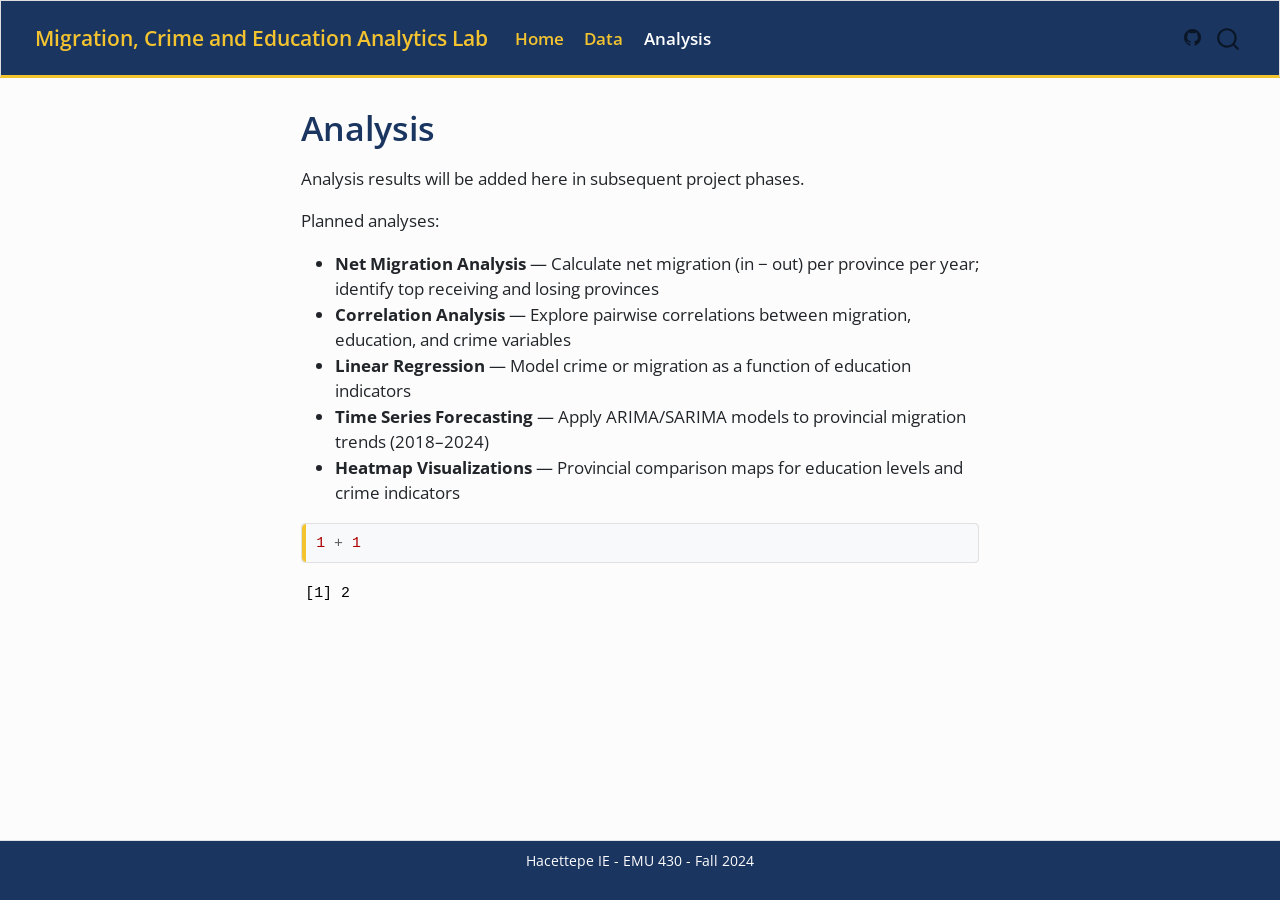
<file: docs/analysis.html>
<!DOCTYPE html>
<html xmlns="http://www.w3.org/1999/xhtml" lang="en" xml:lang="en"><head>

<meta charset="utf-8">
<meta name="generator" content="quarto-1.8.25">

<meta name="viewport" content="width=device-width, initial-scale=1.0, user-scalable=yes">


<title>Analysis – Migration, Crime and Education Analytics Lab</title>
<style>
code{white-space: pre-wrap;}
span.smallcaps{font-variant: small-caps;}
div.columns{display: flex; gap: min(4vw, 1.5em);}
div.column{flex: auto; overflow-x: auto;}
div.hanging-indent{margin-left: 1.5em; text-indent: -1.5em;}
ul.task-list{list-style: none;}
ul.task-list li input[type="checkbox"] {
  width: 0.8em;
  margin: 0 0.8em 0.2em -1em; /* quarto-specific, see https://github.com/quarto-dev/quarto-cli/issues/4556 */ 
  vertical-align: middle;
}
/* CSS for syntax highlighting */
html { -webkit-text-size-adjust: 100%; }
pre > code.sourceCode { white-space: pre; position: relative; }
pre > code.sourceCode > span { display: inline-block; line-height: 1.25; }
pre > code.sourceCode > span:empty { height: 1.2em; }
.sourceCode { overflow: visible; }
code.sourceCode > span { color: inherit; text-decoration: inherit; }
div.sourceCode { margin: 1em 0; }
pre.sourceCode { margin: 0; }
@media screen {
div.sourceCode { overflow: auto; }
}
@media print {
pre > code.sourceCode { white-space: pre-wrap; }
pre > code.sourceCode > span { text-indent: -5em; padding-left: 5em; }
}
pre.numberSource code
  { counter-reset: source-line 0; }
pre.numberSource code > span
  { position: relative; left: -4em; counter-increment: source-line; }
pre.numberSource code > span > a:first-child::before
  { content: counter(source-line);
    position: relative; left: -1em; text-align: right; vertical-align: baseline;
    border: none; display: inline-block;
    -webkit-touch-callout: none; -webkit-user-select: none;
    -khtml-user-select: none; -moz-user-select: none;
    -ms-user-select: none; user-select: none;
    padding: 0 4px; width: 4em;
  }
pre.numberSource { margin-left: 3em;  padding-left: 4px; }
div.sourceCode
  {   }
@media screen {
pre > code.sourceCode > span > a:first-child::before { text-decoration: underline; }
}
</style>


<script src="site_libs/quarto-nav/quarto-nav.js"></script>
<script src="site_libs/quarto-nav/headroom.min.js"></script>
<script src="site_libs/clipboard/clipboard.min.js"></script>
<script src="site_libs/quarto-search/autocomplete.umd.js"></script>
<script src="site_libs/quarto-search/fuse.min.js"></script>
<script src="site_libs/quarto-search/quarto-search.js"></script>
<meta name="quarto:offset" content="./">
<script src="site_libs/quarto-html/quarto.js" type="module"></script>
<script src="site_libs/quarto-html/tabsets/tabsets.js" type="module"></script>
<script src="site_libs/quarto-html/axe/axe-check.js" type="module"></script>
<script src="site_libs/quarto-html/popper.min.js"></script>
<script src="site_libs/quarto-html/tippy.umd.min.js"></script>
<script src="site_libs/quarto-html/anchor.min.js"></script>
<link href="site_libs/quarto-html/tippy.css" rel="stylesheet">
<link href="site_libs/quarto-html/quarto-syntax-highlighting-7b89279ff1a6dce999919e0e67d4d9ec.css" rel="stylesheet" id="quarto-text-highlighting-styles">
<script src="site_libs/bootstrap/bootstrap.min.js"></script>
<link href="site_libs/bootstrap/bootstrap-icons.css" rel="stylesheet">
<link href="site_libs/bootstrap/bootstrap-efd550d059c3056e63f96aae7042573d.min.css" rel="stylesheet" append-hash="true" id="quarto-bootstrap" data-mode="light">
<script id="quarto-search-options" type="application/json">{
  "location": "navbar",
  "copy-button": false,
  "collapse-after": 3,
  "panel-placement": "end",
  "type": "overlay",
  "limit": 50,
  "keyboard-shortcut": [
    "f",
    "/",
    "s"
  ],
  "show-item-context": false,
  "language": {
    "search-no-results-text": "No results",
    "search-matching-documents-text": "matching documents",
    "search-copy-link-title": "Copy link to search",
    "search-hide-matches-text": "Hide additional matches",
    "search-more-match-text": "more match in this document",
    "search-more-matches-text": "more matches in this document",
    "search-clear-button-title": "Clear",
    "search-text-placeholder": "",
    "search-detached-cancel-button-title": "Cancel",
    "search-submit-button-title": "Submit",
    "search-label": "Search"
  }
}</script>


<link rel="stylesheet" href="styles.css">
</head>

<body class="floating nav-fixed quarto-light">

<div id="quarto-search-results"></div>
  <header id="quarto-header" class="headroom fixed-top">
    <nav class="navbar navbar-expand-lg " data-bs-theme="dark">
      <div class="navbar-container container-fluid">
      <div class="navbar-brand-container mx-auto">
    <a href="./index.html" class="navbar-brand navbar-brand-logo">
    </a>
    <a class="navbar-brand" href="./index.html">
    <span class="navbar-title">Migration, Crime and Education Analytics Lab</span>
    </a>
  </div>
            <div id="quarto-search" class="" title="Search"></div>
          <button class="navbar-toggler" type="button" data-bs-toggle="collapse" data-bs-target="#navbarCollapse" aria-controls="navbarCollapse" role="menu" aria-expanded="false" aria-label="Toggle navigation" onclick="if (window.quartoToggleHeadroom) { window.quartoToggleHeadroom(); }">
  <span class="navbar-toggler-icon"></span>
</button>
          <div class="collapse navbar-collapse" id="navbarCollapse">
            <ul class="navbar-nav navbar-nav-scroll me-auto">
  <li class="nav-item">
    <a class="nav-link" href="./index.html"> 
<span class="menu-text">Home</span></a>
  </li>  
  <li class="nav-item">
    <a class="nav-link" href="./data.html"> 
<span class="menu-text">Data</span></a>
  </li>  
  <li class="nav-item">
    <a class="nav-link active" href="./analysis.html" aria-current="page"> 
<span class="menu-text">Analysis</span></a>
  </li>  
</ul>
          </div> <!-- /navcollapse -->
            <div class="quarto-navbar-tools">
    <a href="https://github.com/emu-hacettepe-analytics/emu430-fall2024-team-team5g" title="" class="quarto-navigation-tool px-1" aria-label=""><i class="bi bi-github"></i></a>
</div>
      </div> <!-- /container-fluid -->
    </nav>
</header>
<!-- content -->
<div id="quarto-content" class="quarto-container page-columns page-rows-contents page-layout-article page-navbar">
<!-- sidebar -->
  <nav id="quarto-sidebar" class="sidebar collapse collapse-horizontal quarto-sidebar-collapse-item sidebar-navigation floating overflow-auto">
    
</nav>
<div id="quarto-sidebar-glass" class="quarto-sidebar-collapse-item" data-bs-toggle="collapse" data-bs-target=".quarto-sidebar-collapse-item"></div>
<!-- margin-sidebar -->
    <div id="quarto-margin-sidebar" class="sidebar margin-sidebar zindex-bottom">
    </div>
<!-- main -->
<main class="content" id="quarto-document-content">

<header id="title-block-header" class="quarto-title-block default">
<div class="quarto-title">
<h1 class="title">Analysis</h1>
</div>



<div class="quarto-title-meta">

    
  
    
  </div>
  


</header>


<p>Analysis results will be added here in subsequent project phases.</p>
<p>Planned analyses:</p>
<ul>
<li><strong>Net Migration Analysis</strong> — Calculate net migration (in − out) per province per year; identify top receiving and losing provinces</li>
<li><strong>Correlation Analysis</strong> — Explore pairwise correlations between migration, education, and crime variables</li>
<li><strong>Linear Regression</strong> — Model crime or migration as a function of education indicators</li>
<li><strong>Time Series Forecasting</strong> — Apply ARIMA/SARIMA models to provincial migration trends (2018–2024)</li>
<li><strong>Heatmap Visualizations</strong> — Provincial comparison maps for education levels and crime indicators</li>
</ul>
<div class="cell">
<div class="code-copy-outer-scaffold"><div class="sourceCode cell-code" id="cb1"><pre class="sourceCode r code-with-copy"><code class="sourceCode r"><span id="cb1-1"><a href="#cb1-1" aria-hidden="true" tabindex="-1"></a><span class="dv">1</span> <span class="sc">+</span> <span class="dv">1</span></span></code></pre></div><button title="Copy to Clipboard" class="code-copy-button"><i class="bi"></i></button></div>
<div class="cell-output cell-output-stdout">
<pre><code>[1] 2</code></pre>
</div>
</div>



<a onclick="window.scrollTo(0, 0); return false;" role="button" id="quarto-back-to-top"><i class="bi bi-arrow-up"></i> Back to top</a></main> <!-- /main -->
<script id="quarto-html-after-body" type="application/javascript">
  window.document.addEventListener("DOMContentLoaded", function (event) {
    const icon = "";
    const anchorJS = new window.AnchorJS();
    anchorJS.options = {
      placement: 'right',
      icon: icon
    };
    anchorJS.add('.anchored');
    const isCodeAnnotation = (el) => {
      for (const clz of el.classList) {
        if (clz.startsWith('code-annotation-')) {                     
          return true;
        }
      }
      return false;
    }
    const onCopySuccess = function(e) {
      // button target
      const button = e.trigger;
      // don't keep focus
      button.blur();
      // flash "checked"
      button.classList.add('code-copy-button-checked');
      var currentTitle = button.getAttribute("title");
      button.setAttribute("title", "Copied!");
      let tooltip;
      if (window.bootstrap) {
        button.setAttribute("data-bs-toggle", "tooltip");
        button.setAttribute("data-bs-placement", "left");
        button.setAttribute("data-bs-title", "Copied!");
        tooltip = new bootstrap.Tooltip(button, 
          { trigger: "manual", 
            customClass: "code-copy-button-tooltip",
            offset: [0, -8]});
        tooltip.show();    
      }
      setTimeout(function() {
        if (tooltip) {
          tooltip.hide();
          button.removeAttribute("data-bs-title");
          button.removeAttribute("data-bs-toggle");
          button.removeAttribute("data-bs-placement");
        }
        button.setAttribute("title", currentTitle);
        button.classList.remove('code-copy-button-checked');
      }, 1000);
      // clear code selection
      e.clearSelection();
    }
    const getTextToCopy = function(trigger) {
      const outerScaffold = trigger.parentElement.cloneNode(true);
      const codeEl = outerScaffold.querySelector('code');
      for (const childEl of codeEl.children) {
        if (isCodeAnnotation(childEl)) {
          childEl.remove();
        }
      }
      return codeEl.innerText;
    }
    const clipboard = new window.ClipboardJS('.code-copy-button:not([data-in-quarto-modal])', {
      text: getTextToCopy
    });
    clipboard.on('success', onCopySuccess);
    if (window.document.getElementById('quarto-embedded-source-code-modal')) {
      const clipboardModal = new window.ClipboardJS('.code-copy-button[data-in-quarto-modal]', {
        text: getTextToCopy,
        container: window.document.getElementById('quarto-embedded-source-code-modal')
      });
      clipboardModal.on('success', onCopySuccess);
    }
      var localhostRegex = new RegExp(/^(?:http|https):\/\/localhost\:?[0-9]*\//);
      var mailtoRegex = new RegExp(/^mailto:/);
        var filterRegex = new RegExp('/' + window.location.host + '/');
      var isInternal = (href) => {
          return filterRegex.test(href) || localhostRegex.test(href) || mailtoRegex.test(href);
      }
      // Inspect non-navigation links and adorn them if external
     var links = window.document.querySelectorAll('a[href]:not(.nav-link):not(.navbar-brand):not(.toc-action):not(.sidebar-link):not(.sidebar-item-toggle):not(.pagination-link):not(.no-external):not([aria-hidden]):not(.dropdown-item):not(.quarto-navigation-tool):not(.about-link)');
      for (var i=0; i<links.length; i++) {
        const link = links[i];
        if (!isInternal(link.href)) {
          // undo the damage that might have been done by quarto-nav.js in the case of
          // links that we want to consider external
          if (link.dataset.originalHref !== undefined) {
            link.href = link.dataset.originalHref;
          }
        }
      }
    function tippyHover(el, contentFn, onTriggerFn, onUntriggerFn) {
      const config = {
        allowHTML: true,
        maxWidth: 500,
        delay: 100,
        arrow: false,
        appendTo: function(el) {
            return el.parentElement;
        },
        interactive: true,
        interactiveBorder: 10,
        theme: 'quarto',
        placement: 'bottom-start',
      };
      if (contentFn) {
        config.content = contentFn;
      }
      if (onTriggerFn) {
        config.onTrigger = onTriggerFn;
      }
      if (onUntriggerFn) {
        config.onUntrigger = onUntriggerFn;
      }
      window.tippy(el, config); 
    }
    const noterefs = window.document.querySelectorAll('a[role="doc-noteref"]');
    for (var i=0; i<noterefs.length; i++) {
      const ref = noterefs[i];
      tippyHover(ref, function() {
        // use id or data attribute instead here
        let href = ref.getAttribute('data-footnote-href') || ref.getAttribute('href');
        try { href = new URL(href).hash; } catch {}
        const id = href.replace(/^#\/?/, "");
        const note = window.document.getElementById(id);
        if (note) {
          return note.innerHTML;
        } else {
          return "";
        }
      });
    }
    const xrefs = window.document.querySelectorAll('a.quarto-xref');
    const processXRef = (id, note) => {
      // Strip column container classes
      const stripColumnClz = (el) => {
        el.classList.remove("page-full", "page-columns");
        if (el.children) {
          for (const child of el.children) {
            stripColumnClz(child);
          }
        }
      }
      stripColumnClz(note)
      if (id === null || id.startsWith('sec-')) {
        // Special case sections, only their first couple elements
        const container = document.createElement("div");
        if (note.children && note.children.length > 2) {
          container.appendChild(note.children[0].cloneNode(true));
          for (let i = 1; i < note.children.length; i++) {
            const child = note.children[i];
            if (child.tagName === "P" && child.innerText === "") {
              continue;
            } else {
              container.appendChild(child.cloneNode(true));
              break;
            }
          }
          if (window.Quarto?.typesetMath) {
            window.Quarto.typesetMath(container);
          }
          return container.innerHTML
        } else {
          if (window.Quarto?.typesetMath) {
            window.Quarto.typesetMath(note);
          }
          return note.innerHTML;
        }
      } else {
        // Remove any anchor links if they are present
        const anchorLink = note.querySelector('a.anchorjs-link');
        if (anchorLink) {
          anchorLink.remove();
        }
        if (window.Quarto?.typesetMath) {
          window.Quarto.typesetMath(note);
        }
        if (note.classList.contains("callout")) {
          return note.outerHTML;
        } else {
          return note.innerHTML;
        }
      }
    }
    for (var i=0; i<xrefs.length; i++) {
      const xref = xrefs[i];
      tippyHover(xref, undefined, function(instance) {
        instance.disable();
        let url = xref.getAttribute('href');
        let hash = undefined; 
        if (url.startsWith('#')) {
          hash = url;
        } else {
          try { hash = new URL(url).hash; } catch {}
        }
        if (hash) {
          const id = hash.replace(/^#\/?/, "");
          const note = window.document.getElementById(id);
          if (note !== null) {
            try {
              const html = processXRef(id, note.cloneNode(true));
              instance.setContent(html);
            } finally {
              instance.enable();
              instance.show();
            }
          } else {
            // See if we can fetch this
            fetch(url.split('#')[0])
            .then(res => res.text())
            .then(html => {
              const parser = new DOMParser();
              const htmlDoc = parser.parseFromString(html, "text/html");
              const note = htmlDoc.getElementById(id);
              if (note !== null) {
                const html = processXRef(id, note);
                instance.setContent(html);
              } 
            }).finally(() => {
              instance.enable();
              instance.show();
            });
          }
        } else {
          // See if we can fetch a full url (with no hash to target)
          // This is a special case and we should probably do some content thinning / targeting
          fetch(url)
          .then(res => res.text())
          .then(html => {
            const parser = new DOMParser();
            const htmlDoc = parser.parseFromString(html, "text/html");
            const note = htmlDoc.querySelector('main.content');
            if (note !== null) {
              // This should only happen for chapter cross references
              // (since there is no id in the URL)
              // remove the first header
              if (note.children.length > 0 && note.children[0].tagName === "HEADER") {
                note.children[0].remove();
              }
              const html = processXRef(null, note);
              instance.setContent(html);
            } 
          }).finally(() => {
            instance.enable();
            instance.show();
          });
        }
      }, function(instance) {
      });
    }
        let selectedAnnoteEl;
        const selectorForAnnotation = ( cell, annotation) => {
          let cellAttr = 'data-code-cell="' + cell + '"';
          let lineAttr = 'data-code-annotation="' +  annotation + '"';
          const selector = 'span[' + cellAttr + '][' + lineAttr + ']';
          return selector;
        }
        const selectCodeLines = (annoteEl) => {
          const doc = window.document;
          const targetCell = annoteEl.getAttribute("data-target-cell");
          const targetAnnotation = annoteEl.getAttribute("data-target-annotation");
          const annoteSpan = window.document.querySelector(selectorForAnnotation(targetCell, targetAnnotation));
          const lines = annoteSpan.getAttribute("data-code-lines").split(",");
          const lineIds = lines.map((line) => {
            return targetCell + "-" + line;
          })
          let top = null;
          let height = null;
          let parent = null;
          if (lineIds.length > 0) {
              //compute the position of the single el (top and bottom and make a div)
              const el = window.document.getElementById(lineIds[0]);
              top = el.offsetTop;
              height = el.offsetHeight;
              parent = el.parentElement.parentElement;
            if (lineIds.length > 1) {
              const lastEl = window.document.getElementById(lineIds[lineIds.length - 1]);
              const bottom = lastEl.offsetTop + lastEl.offsetHeight;
              height = bottom - top;
            }
            if (top !== null && height !== null && parent !== null) {
              // cook up a div (if necessary) and position it 
              let div = window.document.getElementById("code-annotation-line-highlight");
              if (div === null) {
                div = window.document.createElement("div");
                div.setAttribute("id", "code-annotation-line-highlight");
                div.style.position = 'absolute';
                parent.appendChild(div);
              }
              div.style.top = top - 2 + "px";
              div.style.height = height + 4 + "px";
              div.style.left = 0;
              let gutterDiv = window.document.getElementById("code-annotation-line-highlight-gutter");
              if (gutterDiv === null) {
                gutterDiv = window.document.createElement("div");
                gutterDiv.setAttribute("id", "code-annotation-line-highlight-gutter");
                gutterDiv.style.position = 'absolute';
                const codeCell = window.document.getElementById(targetCell);
                const gutter = codeCell.querySelector('.code-annotation-gutter');
                gutter.appendChild(gutterDiv);
              }
              gutterDiv.style.top = top - 2 + "px";
              gutterDiv.style.height = height + 4 + "px";
            }
            selectedAnnoteEl = annoteEl;
          }
        };
        const unselectCodeLines = () => {
          const elementsIds = ["code-annotation-line-highlight", "code-annotation-line-highlight-gutter"];
          elementsIds.forEach((elId) => {
            const div = window.document.getElementById(elId);
            if (div) {
              div.remove();
            }
          });
          selectedAnnoteEl = undefined;
        };
          // Handle positioning of the toggle
      window.addEventListener(
        "resize",
        throttle(() => {
          elRect = undefined;
          if (selectedAnnoteEl) {
            selectCodeLines(selectedAnnoteEl);
          }
        }, 10)
      );
      function throttle(fn, ms) {
      let throttle = false;
      let timer;
        return (...args) => {
          if(!throttle) { // first call gets through
              fn.apply(this, args);
              throttle = true;
          } else { // all the others get throttled
              if(timer) clearTimeout(timer); // cancel #2
              timer = setTimeout(() => {
                fn.apply(this, args);
                timer = throttle = false;
              }, ms);
          }
        };
      }
        // Attach click handler to the DT
        const annoteDls = window.document.querySelectorAll('dt[data-target-cell]');
        for (const annoteDlNode of annoteDls) {
          annoteDlNode.addEventListener('click', (event) => {
            const clickedEl = event.target;
            if (clickedEl !== selectedAnnoteEl) {
              unselectCodeLines();
              const activeEl = window.document.querySelector('dt[data-target-cell].code-annotation-active');
              if (activeEl) {
                activeEl.classList.remove('code-annotation-active');
              }
              selectCodeLines(clickedEl);
              clickedEl.classList.add('code-annotation-active');
            } else {
              // Unselect the line
              unselectCodeLines();
              clickedEl.classList.remove('code-annotation-active');
            }
          });
        }
    const findCites = (el) => {
      const parentEl = el.parentElement;
      if (parentEl) {
        const cites = parentEl.dataset.cites;
        if (cites) {
          return {
            el,
            cites: cites.split(' ')
          };
        } else {
          return findCites(el.parentElement)
        }
      } else {
        return undefined;
      }
    };
    var bibliorefs = window.document.querySelectorAll('a[role="doc-biblioref"]');
    for (var i=0; i<bibliorefs.length; i++) {
      const ref = bibliorefs[i];
      const citeInfo = findCites(ref);
      if (citeInfo) {
        tippyHover(citeInfo.el, function() {
          var popup = window.document.createElement('div');
          citeInfo.cites.forEach(function(cite) {
            var citeDiv = window.document.createElement('div');
            citeDiv.classList.add('hanging-indent');
            citeDiv.classList.add('csl-entry');
            var biblioDiv = window.document.getElementById('ref-' + cite);
            if (biblioDiv) {
              citeDiv.innerHTML = biblioDiv.innerHTML;
            }
            popup.appendChild(citeDiv);
          });
          return popup.innerHTML;
        });
      }
    }
  });
  </script>
</div> <!-- /content -->
<footer class="footer">
  <div class="nav-footer">
    <div class="nav-footer-left">
      &nbsp;
    </div>   
    <div class="nav-footer-center">
<p>Hacettepe IE - EMU 430 - Fall 2024</p>
</div>
    <div class="nav-footer-right">
      &nbsp;
    </div>
  </div>
</footer>




</body></html>
</file>
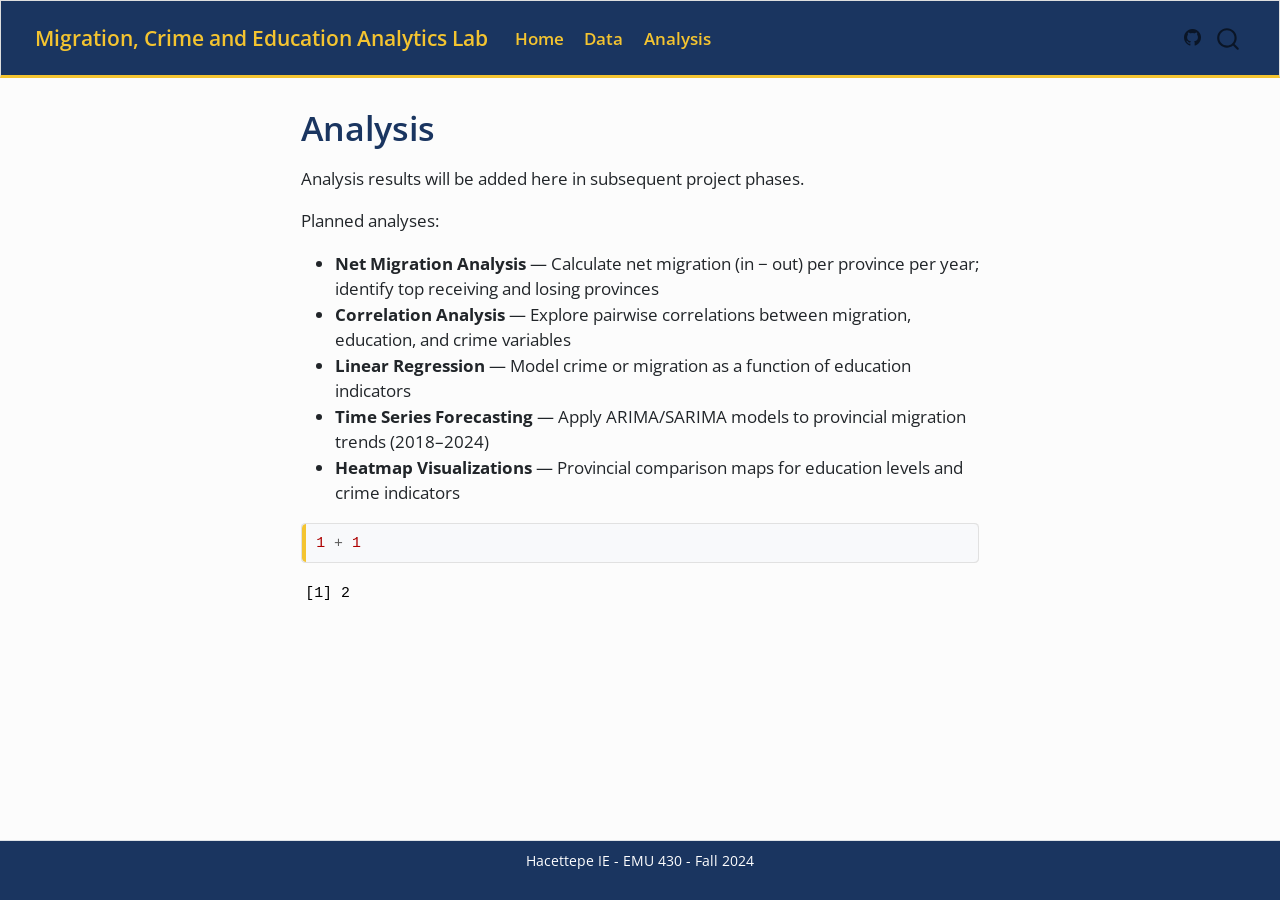
<file: docs/emu430-fall2024-team-team5g/analysis.html>
<!DOCTYPE html>
<html xmlns="http://www.w3.org/1999/xhtml" lang="en" xml:lang="en"><head>

<meta charset="utf-8">
<meta name="generator" content="quarto-1.8.25">

<meta name="viewport" content="width=device-width, initial-scale=1.0, user-scalable=yes">


<title>Analysis – Migration, Crime and Education Analytics Lab</title>
<style>
code{white-space: pre-wrap;}
span.smallcaps{font-variant: small-caps;}
div.columns{display: flex; gap: min(4vw, 1.5em);}
div.column{flex: auto; overflow-x: auto;}
div.hanging-indent{margin-left: 1.5em; text-indent: -1.5em;}
ul.task-list{list-style: none;}
ul.task-list li input[type="checkbox"] {
  width: 0.8em;
  margin: 0 0.8em 0.2em -1em; /* quarto-specific, see https://github.com/quarto-dev/quarto-cli/issues/4556 */ 
  vertical-align: middle;
}
/* CSS for syntax highlighting */
html { -webkit-text-size-adjust: 100%; }
pre > code.sourceCode { white-space: pre; position: relative; }
pre > code.sourceCode > span { display: inline-block; line-height: 1.25; }
pre > code.sourceCode > span:empty { height: 1.2em; }
.sourceCode { overflow: visible; }
code.sourceCode > span { color: inherit; text-decoration: inherit; }
div.sourceCode { margin: 1em 0; }
pre.sourceCode { margin: 0; }
@media screen {
div.sourceCode { overflow: auto; }
}
@media print {
pre > code.sourceCode { white-space: pre-wrap; }
pre > code.sourceCode > span { text-indent: -5em; padding-left: 5em; }
}
pre.numberSource code
  { counter-reset: source-line 0; }
pre.numberSource code > span
  { position: relative; left: -4em; counter-increment: source-line; }
pre.numberSource code > span > a:first-child::before
  { content: counter(source-line);
    position: relative; left: -1em; text-align: right; vertical-align: baseline;
    border: none; display: inline-block;
    -webkit-touch-callout: none; -webkit-user-select: none;
    -khtml-user-select: none; -moz-user-select: none;
    -ms-user-select: none; user-select: none;
    padding: 0 4px; width: 4em;
  }
pre.numberSource { margin-left: 3em;  padding-left: 4px; }
div.sourceCode
  {   }
@media screen {
pre > code.sourceCode > span > a:first-child::before { text-decoration: underline; }
}
</style>


<script src="../site_libs/quarto-nav/quarto-nav.js"></script>
<script src="../site_libs/quarto-nav/headroom.min.js"></script>
<script src="../site_libs/clipboard/clipboard.min.js"></script>
<script src="../site_libs/quarto-search/autocomplete.umd.js"></script>
<script src="../site_libs/quarto-search/fuse.min.js"></script>
<script src="../site_libs/quarto-search/quarto-search.js"></script>
<meta name="quarto:offset" content="../">
<script src="../site_libs/quarto-html/quarto.js" type="module"></script>
<script src="../site_libs/quarto-html/tabsets/tabsets.js" type="module"></script>
<script src="../site_libs/quarto-html/axe/axe-check.js" type="module"></script>
<script src="../site_libs/quarto-html/popper.min.js"></script>
<script src="../site_libs/quarto-html/tippy.umd.min.js"></script>
<script src="../site_libs/quarto-html/anchor.min.js"></script>
<link href="../site_libs/quarto-html/tippy.css" rel="stylesheet">
<link href="../site_libs/quarto-html/quarto-syntax-highlighting-7b89279ff1a6dce999919e0e67d4d9ec.css" rel="stylesheet" id="quarto-text-highlighting-styles">
<script src="../site_libs/bootstrap/bootstrap.min.js"></script>
<link href="../site_libs/bootstrap/bootstrap-icons.css" rel="stylesheet">
<link href="../site_libs/bootstrap/bootstrap-efd550d059c3056e63f96aae7042573d.min.css" rel="stylesheet" append-hash="true" id="quarto-bootstrap" data-mode="light">
<script id="quarto-search-options" type="application/json">{
  "location": "navbar",
  "copy-button": false,
  "collapse-after": 3,
  "panel-placement": "end",
  "type": "overlay",
  "limit": 50,
  "keyboard-shortcut": [
    "f",
    "/",
    "s"
  ],
  "show-item-context": false,
  "language": {
    "search-no-results-text": "No results",
    "search-matching-documents-text": "matching documents",
    "search-copy-link-title": "Copy link to search",
    "search-hide-matches-text": "Hide additional matches",
    "search-more-match-text": "more match in this document",
    "search-more-matches-text": "more matches in this document",
    "search-clear-button-title": "Clear",
    "search-text-placeholder": "",
    "search-detached-cancel-button-title": "Cancel",
    "search-submit-button-title": "Submit",
    "search-label": "Search"
  }
}</script>


<link rel="stylesheet" href="../styles.css">
</head>

<body class="floating nav-fixed quarto-light">

<div id="quarto-search-results"></div>
  <header id="quarto-header" class="headroom fixed-top">
    <nav class="navbar navbar-expand-lg " data-bs-theme="dark">
      <div class="navbar-container container-fluid">
      <div class="navbar-brand-container mx-auto">
    <a href="../index.html" class="navbar-brand navbar-brand-logo">
    </a>
    <a class="navbar-brand" href="../index.html">
    <span class="navbar-title">Migration, Crime and Education Analytics Lab</span>
    </a>
  </div>
            <div id="quarto-search" class="" title="Search"></div>
          <button class="navbar-toggler" type="button" data-bs-toggle="collapse" data-bs-target="#navbarCollapse" aria-controls="navbarCollapse" role="menu" aria-expanded="false" aria-label="Toggle navigation" onclick="if (window.quartoToggleHeadroom) { window.quartoToggleHeadroom(); }">
  <span class="navbar-toggler-icon"></span>
</button>
          <div class="collapse navbar-collapse" id="navbarCollapse">
            <ul class="navbar-nav navbar-nav-scroll me-auto">
  <li class="nav-item">
    <a class="nav-link" href="../index.html"> 
<span class="menu-text">Home</span></a>
  </li>  
  <li class="nav-item">
    <a class="nav-link" href="../data.html"> 
<span class="menu-text">Data</span></a>
  </li>  
  <li class="nav-item">
    <a class="nav-link" href="../analysis.html"> 
<span class="menu-text">Analysis</span></a>
  </li>  
</ul>
          </div> <!-- /navcollapse -->
            <div class="quarto-navbar-tools">
    <a href="https://github.com/emu-hacettepe-analytics/emu430-fall2024-team-team5g" title="" class="quarto-navigation-tool px-1" aria-label=""><i class="bi bi-github"></i></a>
</div>
      </div> <!-- /container-fluid -->
    </nav>
</header>
<!-- content -->
<div id="quarto-content" class="quarto-container page-columns page-rows-contents page-layout-article page-navbar">
<!-- sidebar -->
  <nav id="quarto-sidebar" class="sidebar collapse collapse-horizontal quarto-sidebar-collapse-item sidebar-navigation floating overflow-auto">
    
</nav>
<div id="quarto-sidebar-glass" class="quarto-sidebar-collapse-item" data-bs-toggle="collapse" data-bs-target=".quarto-sidebar-collapse-item"></div>
<!-- margin-sidebar -->
    <div id="quarto-margin-sidebar" class="sidebar margin-sidebar zindex-bottom">
    </div>
<!-- main -->
<main class="content" id="quarto-document-content">

<header id="title-block-header" class="quarto-title-block default">
<div class="quarto-title">
<h1 class="title">Analysis</h1>
</div>



<div class="quarto-title-meta">

    
  
    
  </div>
  


</header>


<p>Analysis results will be added here in subsequent project phases.</p>
<p>Planned analyses:</p>
<ul>
<li><strong>Net Migration Analysis</strong> — Calculate net migration (in − out) per province per year; identify top receiving and losing provinces</li>
<li><strong>Correlation Analysis</strong> — Explore pairwise correlations between migration, education, and crime variables</li>
<li><strong>Linear Regression</strong> — Model crime or migration as a function of education indicators</li>
<li><strong>Time Series Forecasting</strong> — Apply ARIMA/SARIMA models to provincial migration trends (2018–2024)</li>
<li><strong>Heatmap Visualizations</strong> — Provincial comparison maps for education levels and crime indicators</li>
</ul>
<div class="cell">
<div class="code-copy-outer-scaffold"><div class="sourceCode cell-code" id="cb1"><pre class="sourceCode r code-with-copy"><code class="sourceCode r"><span id="cb1-1"><a href="#cb1-1" aria-hidden="true" tabindex="-1"></a><span class="dv">1</span> <span class="sc">+</span> <span class="dv">1</span></span></code></pre></div><button title="Copy to Clipboard" class="code-copy-button"><i class="bi"></i></button></div>
<div class="cell-output cell-output-stdout">
<pre><code>[1] 2</code></pre>
</div>
</div>



<a onclick="window.scrollTo(0, 0); return false;" role="button" id="quarto-back-to-top"><i class="bi bi-arrow-up"></i> Back to top</a></main> <!-- /main -->
<script id="quarto-html-after-body" type="application/javascript">
  window.document.addEventListener("DOMContentLoaded", function (event) {
    const icon = "";
    const anchorJS = new window.AnchorJS();
    anchorJS.options = {
      placement: 'right',
      icon: icon
    };
    anchorJS.add('.anchored');
    const isCodeAnnotation = (el) => {
      for (const clz of el.classList) {
        if (clz.startsWith('code-annotation-')) {                     
          return true;
        }
      }
      return false;
    }
    const onCopySuccess = function(e) {
      // button target
      const button = e.trigger;
      // don't keep focus
      button.blur();
      // flash "checked"
      button.classList.add('code-copy-button-checked');
      var currentTitle = button.getAttribute("title");
      button.setAttribute("title", "Copied!");
      let tooltip;
      if (window.bootstrap) {
        button.setAttribute("data-bs-toggle", "tooltip");
        button.setAttribute("data-bs-placement", "left");
        button.setAttribute("data-bs-title", "Copied!");
        tooltip = new bootstrap.Tooltip(button, 
          { trigger: "manual", 
            customClass: "code-copy-button-tooltip",
            offset: [0, -8]});
        tooltip.show();    
      }
      setTimeout(function() {
        if (tooltip) {
          tooltip.hide();
          button.removeAttribute("data-bs-title");
          button.removeAttribute("data-bs-toggle");
          button.removeAttribute("data-bs-placement");
        }
        button.setAttribute("title", currentTitle);
        button.classList.remove('code-copy-button-checked');
      }, 1000);
      // clear code selection
      e.clearSelection();
    }
    const getTextToCopy = function(trigger) {
      const outerScaffold = trigger.parentElement.cloneNode(true);
      const codeEl = outerScaffold.querySelector('code');
      for (const childEl of codeEl.children) {
        if (isCodeAnnotation(childEl)) {
          childEl.remove();
        }
      }
      return codeEl.innerText;
    }
    const clipboard = new window.ClipboardJS('.code-copy-button:not([data-in-quarto-modal])', {
      text: getTextToCopy
    });
    clipboard.on('success', onCopySuccess);
    if (window.document.getElementById('quarto-embedded-source-code-modal')) {
      const clipboardModal = new window.ClipboardJS('.code-copy-button[data-in-quarto-modal]', {
        text: getTextToCopy,
        container: window.document.getElementById('quarto-embedded-source-code-modal')
      });
      clipboardModal.on('success', onCopySuccess);
    }
      var localhostRegex = new RegExp(/^(?:http|https):\/\/localhost\:?[0-9]*\//);
      var mailtoRegex = new RegExp(/^mailto:/);
        var filterRegex = new RegExp('/' + window.location.host + '/');
      var isInternal = (href) => {
          return filterRegex.test(href) || localhostRegex.test(href) || mailtoRegex.test(href);
      }
      // Inspect non-navigation links and adorn them if external
     var links = window.document.querySelectorAll('a[href]:not(.nav-link):not(.navbar-brand):not(.toc-action):not(.sidebar-link):not(.sidebar-item-toggle):not(.pagination-link):not(.no-external):not([aria-hidden]):not(.dropdown-item):not(.quarto-navigation-tool):not(.about-link)');
      for (var i=0; i<links.length; i++) {
        const link = links[i];
        if (!isInternal(link.href)) {
          // undo the damage that might have been done by quarto-nav.js in the case of
          // links that we want to consider external
          if (link.dataset.originalHref !== undefined) {
            link.href = link.dataset.originalHref;
          }
        }
      }
    function tippyHover(el, contentFn, onTriggerFn, onUntriggerFn) {
      const config = {
        allowHTML: true,
        maxWidth: 500,
        delay: 100,
        arrow: false,
        appendTo: function(el) {
            return el.parentElement;
        },
        interactive: true,
        interactiveBorder: 10,
        theme: 'quarto',
        placement: 'bottom-start',
      };
      if (contentFn) {
        config.content = contentFn;
      }
      if (onTriggerFn) {
        config.onTrigger = onTriggerFn;
      }
      if (onUntriggerFn) {
        config.onUntrigger = onUntriggerFn;
      }
      window.tippy(el, config); 
    }
    const noterefs = window.document.querySelectorAll('a[role="doc-noteref"]');
    for (var i=0; i<noterefs.length; i++) {
      const ref = noterefs[i];
      tippyHover(ref, function() {
        // use id or data attribute instead here
        let href = ref.getAttribute('data-footnote-href') || ref.getAttribute('href');
        try { href = new URL(href).hash; } catch {}
        const id = href.replace(/^#\/?/, "");
        const note = window.document.getElementById(id);
        if (note) {
          return note.innerHTML;
        } else {
          return "";
        }
      });
    }
    const xrefs = window.document.querySelectorAll('a.quarto-xref');
    const processXRef = (id, note) => {
      // Strip column container classes
      const stripColumnClz = (el) => {
        el.classList.remove("page-full", "page-columns");
        if (el.children) {
          for (const child of el.children) {
            stripColumnClz(child);
          }
        }
      }
      stripColumnClz(note)
      if (id === null || id.startsWith('sec-')) {
        // Special case sections, only their first couple elements
        const container = document.createElement("div");
        if (note.children && note.children.length > 2) {
          container.appendChild(note.children[0].cloneNode(true));
          for (let i = 1; i < note.children.length; i++) {
            const child = note.children[i];
            if (child.tagName === "P" && child.innerText === "") {
              continue;
            } else {
              container.appendChild(child.cloneNode(true));
              break;
            }
          }
          if (window.Quarto?.typesetMath) {
            window.Quarto.typesetMath(container);
          }
          return container.innerHTML
        } else {
          if (window.Quarto?.typesetMath) {
            window.Quarto.typesetMath(note);
          }
          return note.innerHTML;
        }
      } else {
        // Remove any anchor links if they are present
        const anchorLink = note.querySelector('a.anchorjs-link');
        if (anchorLink) {
          anchorLink.remove();
        }
        if (window.Quarto?.typesetMath) {
          window.Quarto.typesetMath(note);
        }
        if (note.classList.contains("callout")) {
          return note.outerHTML;
        } else {
          return note.innerHTML;
        }
      }
    }
    for (var i=0; i<xrefs.length; i++) {
      const xref = xrefs[i];
      tippyHover(xref, undefined, function(instance) {
        instance.disable();
        let url = xref.getAttribute('href');
        let hash = undefined; 
        if (url.startsWith('#')) {
          hash = url;
        } else {
          try { hash = new URL(url).hash; } catch {}
        }
        if (hash) {
          const id = hash.replace(/^#\/?/, "");
          const note = window.document.getElementById(id);
          if (note !== null) {
            try {
              const html = processXRef(id, note.cloneNode(true));
              instance.setContent(html);
            } finally {
              instance.enable();
              instance.show();
            }
          } else {
            // See if we can fetch this
            fetch(url.split('#')[0])
            .then(res => res.text())
            .then(html => {
              const parser = new DOMParser();
              const htmlDoc = parser.parseFromString(html, "text/html");
              const note = htmlDoc.getElementById(id);
              if (note !== null) {
                const html = processXRef(id, note);
                instance.setContent(html);
              } 
            }).finally(() => {
              instance.enable();
              instance.show();
            });
          }
        } else {
          // See if we can fetch a full url (with no hash to target)
          // This is a special case and we should probably do some content thinning / targeting
          fetch(url)
          .then(res => res.text())
          .then(html => {
            const parser = new DOMParser();
            const htmlDoc = parser.parseFromString(html, "text/html");
            const note = htmlDoc.querySelector('main.content');
            if (note !== null) {
              // This should only happen for chapter cross references
              // (since there is no id in the URL)
              // remove the first header
              if (note.children.length > 0 && note.children[0].tagName === "HEADER") {
                note.children[0].remove();
              }
              const html = processXRef(null, note);
              instance.setContent(html);
            } 
          }).finally(() => {
            instance.enable();
            instance.show();
          });
        }
      }, function(instance) {
      });
    }
        let selectedAnnoteEl;
        const selectorForAnnotation = ( cell, annotation) => {
          let cellAttr = 'data-code-cell="' + cell + '"';
          let lineAttr = 'data-code-annotation="' +  annotation + '"';
          const selector = 'span[' + cellAttr + '][' + lineAttr + ']';
          return selector;
        }
        const selectCodeLines = (annoteEl) => {
          const doc = window.document;
          const targetCell = annoteEl.getAttribute("data-target-cell");
          const targetAnnotation = annoteEl.getAttribute("data-target-annotation");
          const annoteSpan = window.document.querySelector(selectorForAnnotation(targetCell, targetAnnotation));
          const lines = annoteSpan.getAttribute("data-code-lines").split(",");
          const lineIds = lines.map((line) => {
            return targetCell + "-" + line;
          })
          let top = null;
          let height = null;
          let parent = null;
          if (lineIds.length > 0) {
              //compute the position of the single el (top and bottom and make a div)
              const el = window.document.getElementById(lineIds[0]);
              top = el.offsetTop;
              height = el.offsetHeight;
              parent = el.parentElement.parentElement;
            if (lineIds.length > 1) {
              const lastEl = window.document.getElementById(lineIds[lineIds.length - 1]);
              const bottom = lastEl.offsetTop + lastEl.offsetHeight;
              height = bottom - top;
            }
            if (top !== null && height !== null && parent !== null) {
              // cook up a div (if necessary) and position it 
              let div = window.document.getElementById("code-annotation-line-highlight");
              if (div === null) {
                div = window.document.createElement("div");
                div.setAttribute("id", "code-annotation-line-highlight");
                div.style.position = 'absolute';
                parent.appendChild(div);
              }
              div.style.top = top - 2 + "px";
              div.style.height = height + 4 + "px";
              div.style.left = 0;
              let gutterDiv = window.document.getElementById("code-annotation-line-highlight-gutter");
              if (gutterDiv === null) {
                gutterDiv = window.document.createElement("div");
                gutterDiv.setAttribute("id", "code-annotation-line-highlight-gutter");
                gutterDiv.style.position = 'absolute';
                const codeCell = window.document.getElementById(targetCell);
                const gutter = codeCell.querySelector('.code-annotation-gutter');
                gutter.appendChild(gutterDiv);
              }
              gutterDiv.style.top = top - 2 + "px";
              gutterDiv.style.height = height + 4 + "px";
            }
            selectedAnnoteEl = annoteEl;
          }
        };
        const unselectCodeLines = () => {
          const elementsIds = ["code-annotation-line-highlight", "code-annotation-line-highlight-gutter"];
          elementsIds.forEach((elId) => {
            const div = window.document.getElementById(elId);
            if (div) {
              div.remove();
            }
          });
          selectedAnnoteEl = undefined;
        };
          // Handle positioning of the toggle
      window.addEventListener(
        "resize",
        throttle(() => {
          elRect = undefined;
          if (selectedAnnoteEl) {
            selectCodeLines(selectedAnnoteEl);
          }
        }, 10)
      );
      function throttle(fn, ms) {
      let throttle = false;
      let timer;
        return (...args) => {
          if(!throttle) { // first call gets through
              fn.apply(this, args);
              throttle = true;
          } else { // all the others get throttled
              if(timer) clearTimeout(timer); // cancel #2
              timer = setTimeout(() => {
                fn.apply(this, args);
                timer = throttle = false;
              }, ms);
          }
        };
      }
        // Attach click handler to the DT
        const annoteDls = window.document.querySelectorAll('dt[data-target-cell]');
        for (const annoteDlNode of annoteDls) {
          annoteDlNode.addEventListener('click', (event) => {
            const clickedEl = event.target;
            if (clickedEl !== selectedAnnoteEl) {
              unselectCodeLines();
              const activeEl = window.document.querySelector('dt[data-target-cell].code-annotation-active');
              if (activeEl) {
                activeEl.classList.remove('code-annotation-active');
              }
              selectCodeLines(clickedEl);
              clickedEl.classList.add('code-annotation-active');
            } else {
              // Unselect the line
              unselectCodeLines();
              clickedEl.classList.remove('code-annotation-active');
            }
          });
        }
    const findCites = (el) => {
      const parentEl = el.parentElement;
      if (parentEl) {
        const cites = parentEl.dataset.cites;
        if (cites) {
          return {
            el,
            cites: cites.split(' ')
          };
        } else {
          return findCites(el.parentElement)
        }
      } else {
        return undefined;
      }
    };
    var bibliorefs = window.document.querySelectorAll('a[role="doc-biblioref"]');
    for (var i=0; i<bibliorefs.length; i++) {
      const ref = bibliorefs[i];
      const citeInfo = findCites(ref);
      if (citeInfo) {
        tippyHover(citeInfo.el, function() {
          var popup = window.document.createElement('div');
          citeInfo.cites.forEach(function(cite) {
            var citeDiv = window.document.createElement('div');
            citeDiv.classList.add('hanging-indent');
            citeDiv.classList.add('csl-entry');
            var biblioDiv = window.document.getElementById('ref-' + cite);
            if (biblioDiv) {
              citeDiv.innerHTML = biblioDiv.innerHTML;
            }
            popup.appendChild(citeDiv);
          });
          return popup.innerHTML;
        });
      }
    }
  });
  </script>
</div> <!-- /content -->
<footer class="footer">
  <div class="nav-footer">
    <div class="nav-footer-left">
      &nbsp;
    </div>   
    <div class="nav-footer-center">
<p>Hacettepe IE - EMU 430 - Fall 2024</p>
</div>
    <div class="nav-footer-right">
      &nbsp;
    </div>
  </div>
</footer>




</body></html>
</file>
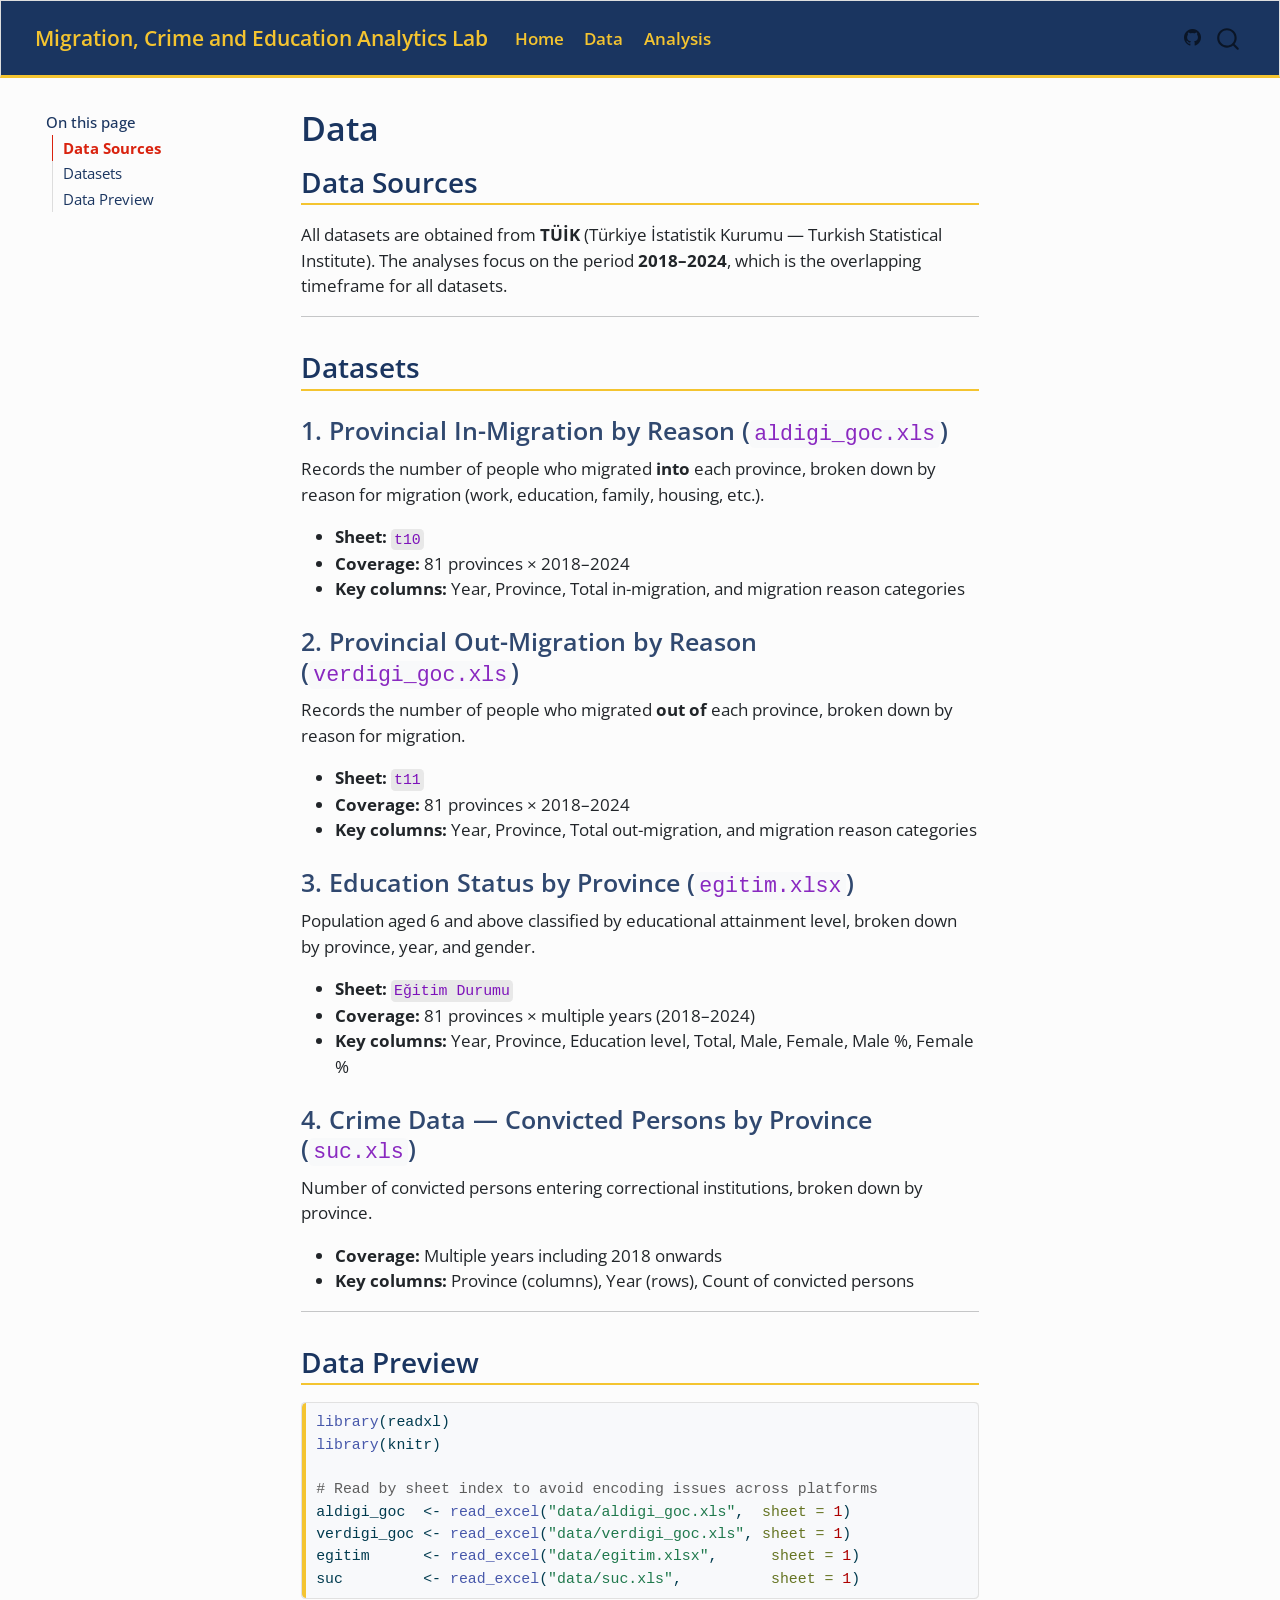
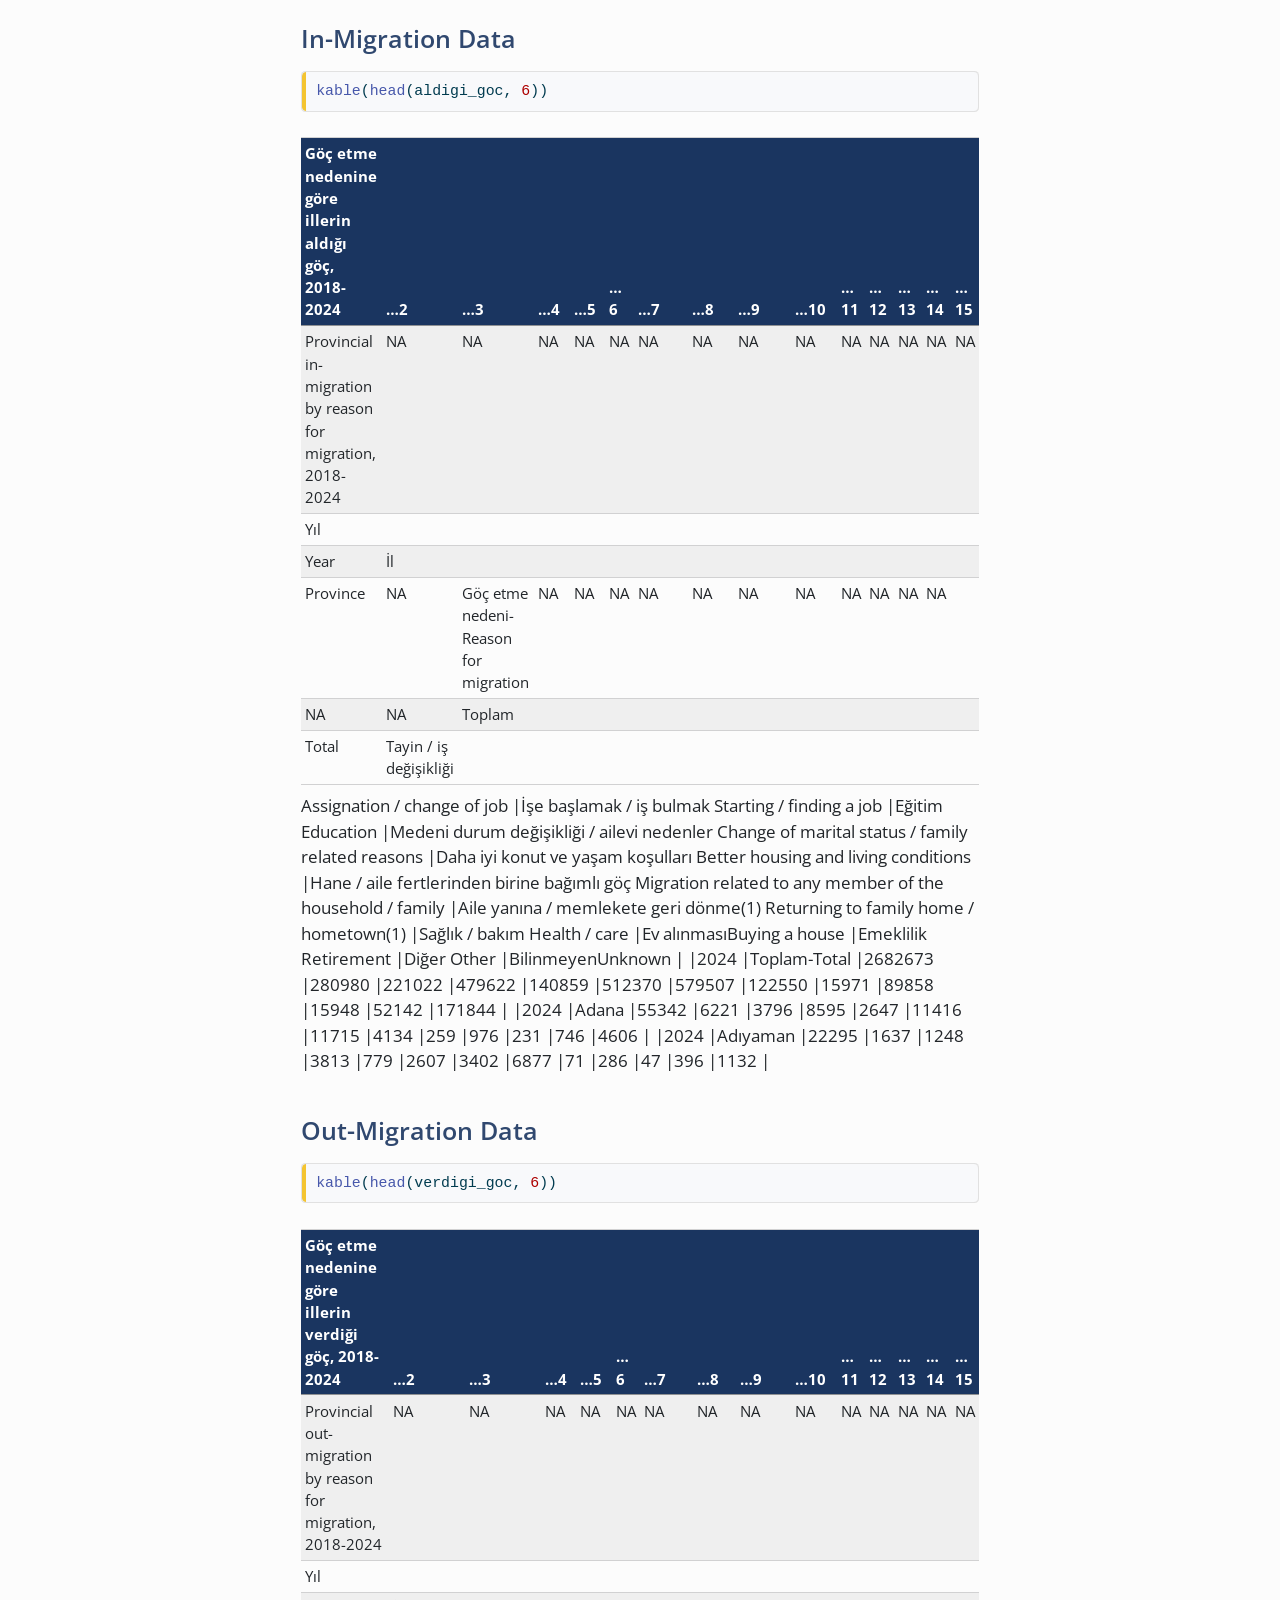
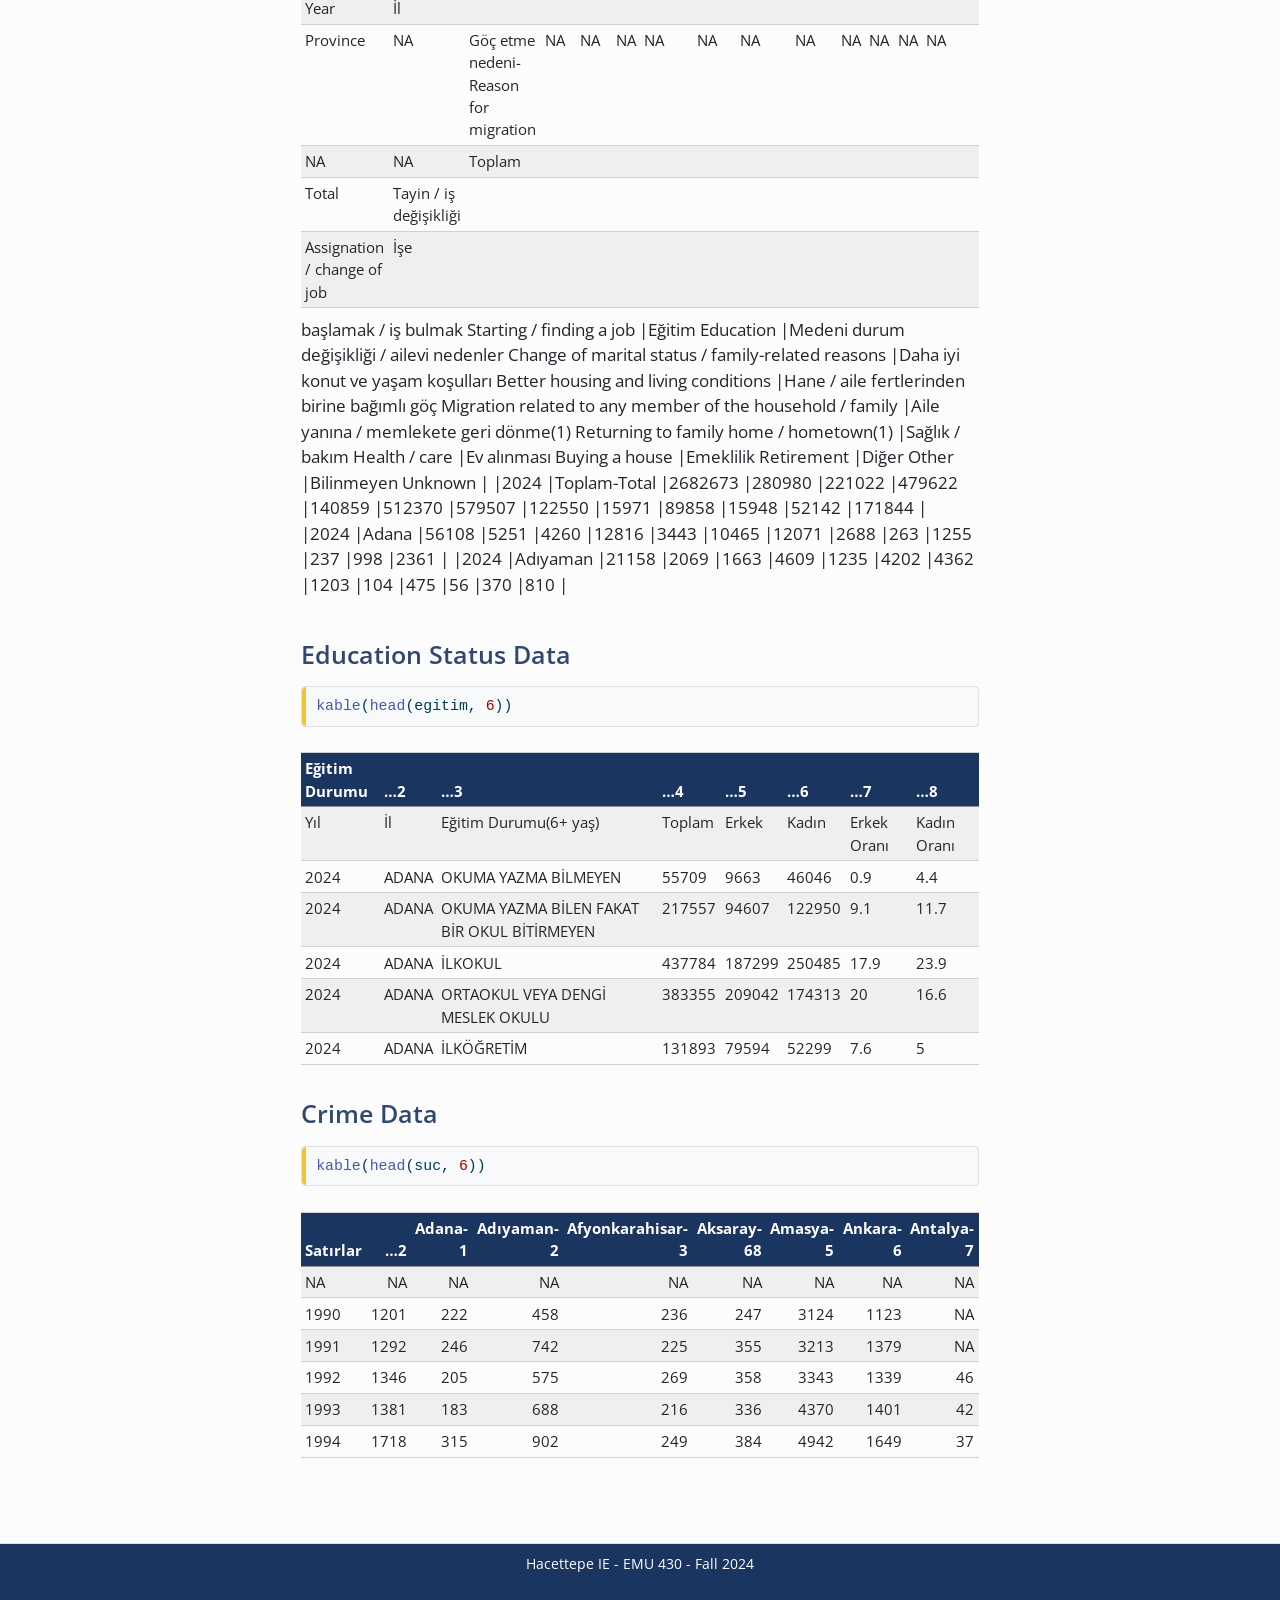
<file: docs/emu430-fall2024-team-team5g/data.html>
<!DOCTYPE html>
<html xmlns="http://www.w3.org/1999/xhtml" lang="en" xml:lang="en"><head>

<meta charset="utf-8">
<meta name="generator" content="quarto-1.8.25">

<meta name="viewport" content="width=device-width, initial-scale=1.0, user-scalable=yes">


<title>Data – Migration, Crime and Education Analytics Lab</title>
<style>
code{white-space: pre-wrap;}
span.smallcaps{font-variant: small-caps;}
div.columns{display: flex; gap: min(4vw, 1.5em);}
div.column{flex: auto; overflow-x: auto;}
div.hanging-indent{margin-left: 1.5em; text-indent: -1.5em;}
ul.task-list{list-style: none;}
ul.task-list li input[type="checkbox"] {
  width: 0.8em;
  margin: 0 0.8em 0.2em -1em; /* quarto-specific, see https://github.com/quarto-dev/quarto-cli/issues/4556 */ 
  vertical-align: middle;
}
/* CSS for syntax highlighting */
html { -webkit-text-size-adjust: 100%; }
pre > code.sourceCode { white-space: pre; position: relative; }
pre > code.sourceCode > span { display: inline-block; line-height: 1.25; }
pre > code.sourceCode > span:empty { height: 1.2em; }
.sourceCode { overflow: visible; }
code.sourceCode > span { color: inherit; text-decoration: inherit; }
div.sourceCode { margin: 1em 0; }
pre.sourceCode { margin: 0; }
@media screen {
div.sourceCode { overflow: auto; }
}
@media print {
pre > code.sourceCode { white-space: pre-wrap; }
pre > code.sourceCode > span { text-indent: -5em; padding-left: 5em; }
}
pre.numberSource code
  { counter-reset: source-line 0; }
pre.numberSource code > span
  { position: relative; left: -4em; counter-increment: source-line; }
pre.numberSource code > span > a:first-child::before
  { content: counter(source-line);
    position: relative; left: -1em; text-align: right; vertical-align: baseline;
    border: none; display: inline-block;
    -webkit-touch-callout: none; -webkit-user-select: none;
    -khtml-user-select: none; -moz-user-select: none;
    -ms-user-select: none; user-select: none;
    padding: 0 4px; width: 4em;
  }
pre.numberSource { margin-left: 3em;  padding-left: 4px; }
div.sourceCode
  {   }
@media screen {
pre > code.sourceCode > span > a:first-child::before { text-decoration: underline; }
}
</style>


<script src="../site_libs/quarto-nav/quarto-nav.js"></script>
<script src="../site_libs/quarto-nav/headroom.min.js"></script>
<script src="../site_libs/clipboard/clipboard.min.js"></script>
<script src="../site_libs/quarto-search/autocomplete.umd.js"></script>
<script src="../site_libs/quarto-search/fuse.min.js"></script>
<script src="../site_libs/quarto-search/quarto-search.js"></script>
<meta name="quarto:offset" content="../">
<script src="../site_libs/quarto-html/quarto.js" type="module"></script>
<script src="../site_libs/quarto-html/tabsets/tabsets.js" type="module"></script>
<script src="../site_libs/quarto-html/axe/axe-check.js" type="module"></script>
<script src="../site_libs/quarto-html/popper.min.js"></script>
<script src="../site_libs/quarto-html/tippy.umd.min.js"></script>
<script src="../site_libs/quarto-html/anchor.min.js"></script>
<link href="../site_libs/quarto-html/tippy.css" rel="stylesheet">
<link href="../site_libs/quarto-html/quarto-syntax-highlighting-7b89279ff1a6dce999919e0e67d4d9ec.css" rel="stylesheet" id="quarto-text-highlighting-styles">
<script src="../site_libs/bootstrap/bootstrap.min.js"></script>
<link href="../site_libs/bootstrap/bootstrap-icons.css" rel="stylesheet">
<link href="../site_libs/bootstrap/bootstrap-efd550d059c3056e63f96aae7042573d.min.css" rel="stylesheet" append-hash="true" id="quarto-bootstrap" data-mode="light">
<script id="quarto-search-options" type="application/json">{
  "location": "navbar",
  "copy-button": false,
  "collapse-after": 3,
  "panel-placement": "end",
  "type": "overlay",
  "limit": 50,
  "keyboard-shortcut": [
    "f",
    "/",
    "s"
  ],
  "show-item-context": false,
  "language": {
    "search-no-results-text": "No results",
    "search-matching-documents-text": "matching documents",
    "search-copy-link-title": "Copy link to search",
    "search-hide-matches-text": "Hide additional matches",
    "search-more-match-text": "more match in this document",
    "search-more-matches-text": "more matches in this document",
    "search-clear-button-title": "Clear",
    "search-text-placeholder": "",
    "search-detached-cancel-button-title": "Cancel",
    "search-submit-button-title": "Submit",
    "search-label": "Search"
  }
}</script>


<link rel="stylesheet" href="../styles.css">
</head>

<body class="floating nav-fixed quarto-light">

<div id="quarto-search-results"></div>
  <header id="quarto-header" class="headroom fixed-top">
    <nav class="navbar navbar-expand-lg " data-bs-theme="dark">
      <div class="navbar-container container-fluid">
      <div class="navbar-brand-container mx-auto">
    <a href="../index.html" class="navbar-brand navbar-brand-logo">
    </a>
    <a class="navbar-brand" href="../index.html">
    <span class="navbar-title">Migration, Crime and Education Analytics Lab</span>
    </a>
  </div>
            <div id="quarto-search" class="" title="Search"></div>
          <button class="navbar-toggler" type="button" data-bs-toggle="collapse" data-bs-target="#navbarCollapse" aria-controls="navbarCollapse" role="menu" aria-expanded="false" aria-label="Toggle navigation" onclick="if (window.quartoToggleHeadroom) { window.quartoToggleHeadroom(); }">
  <span class="navbar-toggler-icon"></span>
</button>
          <div class="collapse navbar-collapse" id="navbarCollapse">
            <ul class="navbar-nav navbar-nav-scroll me-auto">
  <li class="nav-item">
    <a class="nav-link" href="../index.html"> 
<span class="menu-text">Home</span></a>
  </li>  
  <li class="nav-item">
    <a class="nav-link" href="../data.html"> 
<span class="menu-text">Data</span></a>
  </li>  
  <li class="nav-item">
    <a class="nav-link" href="../analysis.html"> 
<span class="menu-text">Analysis</span></a>
  </li>  
</ul>
          </div> <!-- /navcollapse -->
            <div class="quarto-navbar-tools">
    <a href="https://github.com/emu-hacettepe-analytics/emu430-fall2024-team-team5g" title="" class="quarto-navigation-tool px-1" aria-label=""><i class="bi bi-github"></i></a>
</div>
      </div> <!-- /container-fluid -->
    </nav>
</header>
<!-- content -->
<div id="quarto-content" class="quarto-container page-columns page-rows-contents page-layout-article page-navbar">
<!-- sidebar -->
  <nav id="quarto-sidebar" class="sidebar collapse collapse-horizontal quarto-sidebar-collapse-item sidebar-navigation floating overflow-auto">
    <nav id="TOC" role="doc-toc" class="toc-active">
    <h2 id="toc-title">On this page</h2>
   
  <ul>
  <li><a href="#data-sources" id="toc-data-sources" class="nav-link active" data-scroll-target="#data-sources">Data Sources</a></li>
  <li><a href="#datasets" id="toc-datasets" class="nav-link" data-scroll-target="#datasets">Datasets</a>
  <ul class="collapse">
  <li><a href="#provincial-in-migration-by-reason-aldigi_goc.xls" id="toc-provincial-in-migration-by-reason-aldigi_goc.xls" class="nav-link" data-scroll-target="#provincial-in-migration-by-reason-aldigi_goc.xls">1. Provincial In-Migration by Reason (<code>aldigi_goc.xls</code>)</a></li>
  <li><a href="#provincial-out-migration-by-reason-verdigi_goc.xls" id="toc-provincial-out-migration-by-reason-verdigi_goc.xls" class="nav-link" data-scroll-target="#provincial-out-migration-by-reason-verdigi_goc.xls">2. Provincial Out-Migration by Reason (<code>verdigi_goc.xls</code>)</a></li>
  <li><a href="#education-status-by-province-egitim.xlsx" id="toc-education-status-by-province-egitim.xlsx" class="nav-link" data-scroll-target="#education-status-by-province-egitim.xlsx">3. Education Status by Province (<code>egitim.xlsx</code>)</a></li>
  <li><a href="#crime-data-convicted-persons-by-province-suc.xls" id="toc-crime-data-convicted-persons-by-province-suc.xls" class="nav-link" data-scroll-target="#crime-data-convicted-persons-by-province-suc.xls">4. Crime Data — Convicted Persons by Province (<code>suc.xls</code>)</a></li>
  </ul></li>
  <li><a href="#data-preview" id="toc-data-preview" class="nav-link" data-scroll-target="#data-preview">Data Preview</a>
  <ul class="collapse">
  <li><a href="#in-migration-data" id="toc-in-migration-data" class="nav-link" data-scroll-target="#in-migration-data">In-Migration Data</a></li>
  <li><a href="#out-migration-data" id="toc-out-migration-data" class="nav-link" data-scroll-target="#out-migration-data">Out-Migration Data</a></li>
  <li><a href="#education-status-data" id="toc-education-status-data" class="nav-link" data-scroll-target="#education-status-data">Education Status Data</a></li>
  <li><a href="#crime-data" id="toc-crime-data" class="nav-link" data-scroll-target="#crime-data">Crime Data</a></li>
  </ul></li>
  </ul>
</nav>
</nav>
<div id="quarto-sidebar-glass" class="quarto-sidebar-collapse-item" data-bs-toggle="collapse" data-bs-target=".quarto-sidebar-collapse-item"></div>
<!-- margin-sidebar -->
    <div id="quarto-margin-sidebar" class="sidebar margin-sidebar zindex-bottom">
    </div>
<!-- main -->
<main class="content" id="quarto-document-content">

<header id="title-block-header" class="quarto-title-block default">
<div class="quarto-title">
<h1 class="title">Data</h1>
</div>



<div class="quarto-title-meta">

    
  
    
  </div>
  


</header>


<section id="data-sources" class="level2">
<h2 class="anchored" data-anchor-id="data-sources">Data Sources</h2>
<p>All datasets are obtained from <strong>TÜİK</strong> (Türkiye İstatistik Kurumu — Turkish Statistical Institute). The analyses focus on the period <strong>2018–2024</strong>, which is the overlapping timeframe for all datasets.</p>
<hr>
</section>
<section id="datasets" class="level2">
<h2 class="anchored" data-anchor-id="datasets">Datasets</h2>
<section id="provincial-in-migration-by-reason-aldigi_goc.xls" class="level3">
<h3 class="anchored" data-anchor-id="provincial-in-migration-by-reason-aldigi_goc.xls">1. Provincial In-Migration by Reason (<code>aldigi_goc.xls</code>)</h3>
<p>Records the number of people who migrated <strong>into</strong> each province, broken down by reason for migration (work, education, family, housing, etc.).</p>
<ul>
<li><strong>Sheet:</strong> <code>t10</code></li>
<li><strong>Coverage:</strong> 81 provinces × 2018–2024</li>
<li><strong>Key columns:</strong> Year, Province, Total in-migration, and migration reason categories</li>
</ul>
</section>
<section id="provincial-out-migration-by-reason-verdigi_goc.xls" class="level3">
<h3 class="anchored" data-anchor-id="provincial-out-migration-by-reason-verdigi_goc.xls">2. Provincial Out-Migration by Reason (<code>verdigi_goc.xls</code>)</h3>
<p>Records the number of people who migrated <strong>out of</strong> each province, broken down by reason for migration.</p>
<ul>
<li><strong>Sheet:</strong> <code>t11</code></li>
<li><strong>Coverage:</strong> 81 provinces × 2018–2024</li>
<li><strong>Key columns:</strong> Year, Province, Total out-migration, and migration reason categories</li>
</ul>
</section>
<section id="education-status-by-province-egitim.xlsx" class="level3">
<h3 class="anchored" data-anchor-id="education-status-by-province-egitim.xlsx">3. Education Status by Province (<code>egitim.xlsx</code>)</h3>
<p>Population aged 6 and above classified by educational attainment level, broken down by province, year, and gender.</p>
<ul>
<li><strong>Sheet:</strong> <code>Eğitim Durumu</code></li>
<li><strong>Coverage:</strong> 81 provinces × multiple years (2018–2024)</li>
<li><strong>Key columns:</strong> Year, Province, Education level, Total, Male, Female, Male %, Female %</li>
</ul>
</section>
<section id="crime-data-convicted-persons-by-province-suc.xls" class="level3">
<h3 class="anchored" data-anchor-id="crime-data-convicted-persons-by-province-suc.xls">4. Crime Data — Convicted Persons by Province (<code>suc.xls</code>)</h3>
<p>Number of convicted persons entering correctional institutions, broken down by province.</p>
<ul>
<li><strong>Coverage:</strong> Multiple years including 2018 onwards</li>
<li><strong>Key columns:</strong> Province (columns), Year (rows), Count of convicted persons</li>
</ul>
<hr>
</section>
</section>
<section id="data-preview" class="level2">
<h2 class="anchored" data-anchor-id="data-preview">Data Preview</h2>
<div class="cell">
<div class="code-copy-outer-scaffold"><div class="sourceCode cell-code" id="cb1"><pre class="sourceCode r code-with-copy"><code class="sourceCode r"><span id="cb1-1"><a href="#cb1-1" aria-hidden="true" tabindex="-1"></a><span class="fu">library</span>(readxl)</span>
<span id="cb1-2"><a href="#cb1-2" aria-hidden="true" tabindex="-1"></a><span class="fu">library</span>(knitr)</span>
<span id="cb1-3"><a href="#cb1-3" aria-hidden="true" tabindex="-1"></a></span>
<span id="cb1-4"><a href="#cb1-4" aria-hidden="true" tabindex="-1"></a><span class="co"># Read by sheet index to avoid encoding issues across platforms</span></span>
<span id="cb1-5"><a href="#cb1-5" aria-hidden="true" tabindex="-1"></a>aldigi_goc  <span class="ot">&lt;-</span> <span class="fu">read_excel</span>(<span class="st">"data/aldigi_goc.xls"</span>,  <span class="at">sheet =</span> <span class="dv">1</span>)</span>
<span id="cb1-6"><a href="#cb1-6" aria-hidden="true" tabindex="-1"></a>verdigi_goc <span class="ot">&lt;-</span> <span class="fu">read_excel</span>(<span class="st">"data/verdigi_goc.xls"</span>, <span class="at">sheet =</span> <span class="dv">1</span>)</span>
<span id="cb1-7"><a href="#cb1-7" aria-hidden="true" tabindex="-1"></a>egitim      <span class="ot">&lt;-</span> <span class="fu">read_excel</span>(<span class="st">"data/egitim.xlsx"</span>,      <span class="at">sheet =</span> <span class="dv">1</span>)</span>
<span id="cb1-8"><a href="#cb1-8" aria-hidden="true" tabindex="-1"></a>suc         <span class="ot">&lt;-</span> <span class="fu">read_excel</span>(<span class="st">"data/suc.xls"</span>,          <span class="at">sheet =</span> <span class="dv">1</span>)</span></code></pre></div><button title="Copy to Clipboard" class="code-copy-button"><i class="bi"></i></button></div>
</div>
<section id="in-migration-data" class="level3">
<h3 class="anchored" data-anchor-id="in-migration-data">In-Migration Data</h3>
<div class="cell">
<div class="code-copy-outer-scaffold"><div class="sourceCode cell-code" id="cb2"><pre class="sourceCode r code-with-copy"><code class="sourceCode r"><span id="cb2-1"><a href="#cb2-1" aria-hidden="true" tabindex="-1"></a><span class="fu">kable</span>(<span class="fu">head</span>(aldigi_goc, <span class="dv">6</span>))</span></code></pre></div><button title="Copy to Clipboard" class="code-copy-button"><i class="bi"></i></button></div>
<div class="cell-output-display">
<table class="caption-top table table-sm table-striped small">
<colgroup>
<col style="width: 9%">
<col style="width: 2%">
<col style="width: 1%">
<col style="width: 7%">
<col style="width: 7%">
<col style="width: 2%">
<col style="width: 14%">
<col style="width: 11%">
<col style="width: 15%">
<col style="width: 11%">
<col style="width: 4%">
<col style="width: 4%">
<col style="width: 3%">
<col style="width: 1%">
<col style="width: 2%">
</colgroup>
<thead>
<tr class="header">
<th style="text-align: left;">Göç etme nedenine göre illerin aldığı göç, 2018-2024</th>
<th style="text-align: left;">…2</th>
<th style="text-align: left;">…3</th>
<th style="text-align: left;">…4</th>
<th style="text-align: left;">…5</th>
<th style="text-align: left;">…6</th>
<th style="text-align: left;">…7</th>
<th style="text-align: left;">…8</th>
<th style="text-align: left;">…9</th>
<th style="text-align: left;">…10</th>
<th style="text-align: left;">…11</th>
<th style="text-align: left;">…12</th>
<th style="text-align: left;">…13</th>
<th style="text-align: left;">…14</th>
<th style="text-align: left;">…15</th>
</tr>
</thead>
<tbody>
<tr class="odd">
<td style="text-align: left;">Provincial in-migration by reason for migration, 2018-2024</td>
<td style="text-align: left;">NA</td>
<td style="text-align: left;">NA</td>
<td style="text-align: left;">NA</td>
<td style="text-align: left;">NA</td>
<td style="text-align: left;">NA</td>
<td style="text-align: left;">NA</td>
<td style="text-align: left;">NA</td>
<td style="text-align: left;">NA</td>
<td style="text-align: left;">NA</td>
<td style="text-align: left;">NA</td>
<td style="text-align: left;">NA</td>
<td style="text-align: left;">NA</td>
<td style="text-align: left;">NA</td>
<td style="text-align: left;">NA</td>
</tr>
<tr class="even">
<td style="text-align: left;">Yıl</td>
<td style="text-align: left;"></td>
<td style="text-align: left;"></td>
<td style="text-align: left;"></td>
<td style="text-align: left;"></td>
<td style="text-align: left;"></td>
<td style="text-align: left;"></td>
<td style="text-align: left;"></td>
<td style="text-align: left;"></td>
<td style="text-align: left;"></td>
<td style="text-align: left;"></td>
<td style="text-align: left;"></td>
<td style="text-align: left;"></td>
<td style="text-align: left;"></td>
<td style="text-align: left;"></td>
</tr>
<tr class="odd">
<td style="text-align: left;">Year</td>
<td style="text-align: left;">İl</td>
<td style="text-align: left;"></td>
<td style="text-align: left;"></td>
<td style="text-align: left;"></td>
<td style="text-align: left;"></td>
<td style="text-align: left;"></td>
<td style="text-align: left;"></td>
<td style="text-align: left;"></td>
<td style="text-align: left;"></td>
<td style="text-align: left;"></td>
<td style="text-align: left;"></td>
<td style="text-align: left;"></td>
<td style="text-align: left;"></td>
<td style="text-align: left;"></td>
</tr>
<tr class="even">
<td style="text-align: left;">Province</td>
<td style="text-align: left;">NA</td>
<td style="text-align: left;">Göç etme nedeni-Reason for migration</td>
<td style="text-align: left;">NA</td>
<td style="text-align: left;">NA</td>
<td style="text-align: left;">NA</td>
<td style="text-align: left;">NA</td>
<td style="text-align: left;">NA</td>
<td style="text-align: left;">NA</td>
<td style="text-align: left;">NA</td>
<td style="text-align: left;">NA</td>
<td style="text-align: left;">NA</td>
<td style="text-align: left;">NA</td>
<td style="text-align: left;">NA</td>
<td style="text-align: left;"></td>
</tr>
<tr class="odd">
<td style="text-align: left;">NA</td>
<td style="text-align: left;">NA</td>
<td style="text-align: left;">Toplam</td>
<td style="text-align: left;"></td>
<td style="text-align: left;"></td>
<td style="text-align: left;"></td>
<td style="text-align: left;"></td>
<td style="text-align: left;"></td>
<td style="text-align: left;"></td>
<td style="text-align: left;"></td>
<td style="text-align: left;"></td>
<td style="text-align: left;"></td>
<td style="text-align: left;"></td>
<td style="text-align: left;"></td>
<td style="text-align: left;"></td>
</tr>
<tr class="even">
<td style="text-align: left;">Total</td>
<td style="text-align: left;">Tayin / iş değişikliği</td>
<td style="text-align: left;"></td>
<td style="text-align: left;"></td>
<td style="text-align: left;"></td>
<td style="text-align: left;"></td>
<td style="text-align: left;"></td>
<td style="text-align: left;"></td>
<td style="text-align: left;"></td>
<td style="text-align: left;"></td>
<td style="text-align: left;"></td>
<td style="text-align: left;"></td>
<td style="text-align: left;"></td>
<td style="text-align: left;"></td>
<td style="text-align: left;"></td>
</tr>
</tbody>
</table>
<p>Assignation / change of job |İşe başlamak / iş bulmak Starting / finding a job |Eğitim Education |Medeni durum değişikliği / ailevi nedenler Change of marital status / family related reasons |Daha iyi konut ve yaşam koşulları Better housing and living conditions |Hane / aile fertlerinden birine bağımlı göç Migration related to any member of the household / family |Aile yanına / memlekete geri dönme(1) Returning to family home / hometown(1) |Sağlık / bakım Health / care |Ev alınmasıBuying a house |Emeklilik Retirement |Diğer Other |BilinmeyenUnknown | |2024 |Toplam-Total |2682673 |280980 |221022 |479622 |140859 |512370 |579507 |122550 |15971 |89858 |15948 |52142 |171844 | |2024 |Adana |55342 |6221 |3796 |8595 |2647 |11416 |11715 |4134 |259 |976 |231 |746 |4606 | |2024 |Adıyaman |22295 |1637 |1248 |3813 |779 |2607 |3402 |6877 |71 |286 |47 |396 |1132 |</p>
</div>
</div>
</section>
<section id="out-migration-data" class="level3">
<h3 class="anchored" data-anchor-id="out-migration-data">Out-Migration Data</h3>
<div class="cell">
<div class="code-copy-outer-scaffold"><div class="sourceCode cell-code" id="cb3"><pre class="sourceCode r code-with-copy"><code class="sourceCode r"><span id="cb3-1"><a href="#cb3-1" aria-hidden="true" tabindex="-1"></a><span class="fu">kable</span>(<span class="fu">head</span>(verdigi_goc, <span class="dv">6</span>))</span></code></pre></div><button title="Copy to Clipboard" class="code-copy-button"><i class="bi"></i></button></div>
<div class="cell-output-display">
<table class="caption-top table table-sm table-striped small">
<colgroup>
<col style="width: 9%">
<col style="width: 2%">
<col style="width: 1%">
<col style="width: 7%">
<col style="width: 7%">
<col style="width: 2%">
<col style="width: 14%">
<col style="width: 10%">
<col style="width: 15%">
<col style="width: 11%">
<col style="width: 4%">
<col style="width: 4%">
<col style="width: 3%">
<col style="width: 1%">
<col style="width: 2%">
</colgroup>
<thead>
<tr class="header">
<th style="text-align: left;">Göç etme nedenine göre illerin verdiği göç, 2018-2024</th>
<th style="text-align: left;">…2</th>
<th style="text-align: left;">…3</th>
<th style="text-align: left;">…4</th>
<th style="text-align: left;">…5</th>
<th style="text-align: left;">…6</th>
<th style="text-align: left;">…7</th>
<th style="text-align: left;">…8</th>
<th style="text-align: left;">…9</th>
<th style="text-align: left;">…10</th>
<th style="text-align: left;">…11</th>
<th style="text-align: left;">…12</th>
<th style="text-align: left;">…13</th>
<th style="text-align: left;">…14</th>
<th style="text-align: left;">…15</th>
</tr>
</thead>
<tbody>
<tr class="odd">
<td style="text-align: left;">Provincial out-migration by reason for migration, 2018-2024</td>
<td style="text-align: left;">NA</td>
<td style="text-align: left;">NA</td>
<td style="text-align: left;">NA</td>
<td style="text-align: left;">NA</td>
<td style="text-align: left;">NA</td>
<td style="text-align: left;">NA</td>
<td style="text-align: left;">NA</td>
<td style="text-align: left;">NA</td>
<td style="text-align: left;">NA</td>
<td style="text-align: left;">NA</td>
<td style="text-align: left;">NA</td>
<td style="text-align: left;">NA</td>
<td style="text-align: left;">NA</td>
<td style="text-align: left;">NA</td>
</tr>
<tr class="even">
<td style="text-align: left;">Yıl</td>
<td style="text-align: left;"></td>
<td style="text-align: left;"></td>
<td style="text-align: left;"></td>
<td style="text-align: left;"></td>
<td style="text-align: left;"></td>
<td style="text-align: left;"></td>
<td style="text-align: left;"></td>
<td style="text-align: left;"></td>
<td style="text-align: left;"></td>
<td style="text-align: left;"></td>
<td style="text-align: left;"></td>
<td style="text-align: left;"></td>
<td style="text-align: left;"></td>
<td style="text-align: left;"></td>
</tr>
<tr class="odd">
<td style="text-align: left;">Year</td>
<td style="text-align: left;">İl</td>
<td style="text-align: left;"></td>
<td style="text-align: left;"></td>
<td style="text-align: left;"></td>
<td style="text-align: left;"></td>
<td style="text-align: left;"></td>
<td style="text-align: left;"></td>
<td style="text-align: left;"></td>
<td style="text-align: left;"></td>
<td style="text-align: left;"></td>
<td style="text-align: left;"></td>
<td style="text-align: left;"></td>
<td style="text-align: left;"></td>
<td style="text-align: left;"></td>
</tr>
<tr class="even">
<td style="text-align: left;">Province</td>
<td style="text-align: left;">NA</td>
<td style="text-align: left;">Göç etme nedeni-Reason for migration</td>
<td style="text-align: left;">NA</td>
<td style="text-align: left;">NA</td>
<td style="text-align: left;">NA</td>
<td style="text-align: left;">NA</td>
<td style="text-align: left;">NA</td>
<td style="text-align: left;">NA</td>
<td style="text-align: left;">NA</td>
<td style="text-align: left;">NA</td>
<td style="text-align: left;">NA</td>
<td style="text-align: left;">NA</td>
<td style="text-align: left;">NA</td>
<td style="text-align: left;"></td>
</tr>
<tr class="odd">
<td style="text-align: left;">NA</td>
<td style="text-align: left;">NA</td>
<td style="text-align: left;">Toplam</td>
<td style="text-align: left;"></td>
<td style="text-align: left;"></td>
<td style="text-align: left;"></td>
<td style="text-align: left;"></td>
<td style="text-align: left;"></td>
<td style="text-align: left;"></td>
<td style="text-align: left;"></td>
<td style="text-align: left;"></td>
<td style="text-align: left;"></td>
<td style="text-align: left;"></td>
<td style="text-align: left;"></td>
<td style="text-align: left;"></td>
</tr>
<tr class="even">
<td style="text-align: left;">Total</td>
<td style="text-align: left;">Tayin / iş değişikliği</td>
<td style="text-align: left;"></td>
<td style="text-align: left;"></td>
<td style="text-align: left;"></td>
<td style="text-align: left;"></td>
<td style="text-align: left;"></td>
<td style="text-align: left;"></td>
<td style="text-align: left;"></td>
<td style="text-align: left;"></td>
<td style="text-align: left;"></td>
<td style="text-align: left;"></td>
<td style="text-align: left;"></td>
<td style="text-align: left;"></td>
<td style="text-align: left;"></td>
</tr>
<tr class="odd">
<td style="text-align: left;">Assignation / change of job</td>
<td style="text-align: left;">İşe</td>
<td style="text-align: left;"></td>
<td style="text-align: left;"></td>
<td style="text-align: left;"></td>
<td style="text-align: left;"></td>
<td style="text-align: left;"></td>
<td style="text-align: left;"></td>
<td style="text-align: left;"></td>
<td style="text-align: left;"></td>
<td style="text-align: left;"></td>
<td style="text-align: left;"></td>
<td style="text-align: left;"></td>
<td style="text-align: left;"></td>
<td style="text-align: left;"></td>
</tr>
</tbody>
</table>
<p>başlamak / iş bulmak Starting / finding a job |Eğitim Education |Medeni durum değişikliği / ailevi nedenler Change of marital status / family-related reasons |Daha iyi konut ve yaşam koşulları Better housing and living conditions |Hane / aile fertlerinden birine bağımlı göç Migration related to any member of the household / family |Aile yanına / memlekete geri dönme(1) Returning to family home / hometown(1) |Sağlık / bakım Health / care |Ev alınması Buying a house |Emeklilik Retirement |Diğer Other |Bilinmeyen Unknown | |2024 |Toplam-Total |2682673 |280980 |221022 |479622 |140859 |512370 |579507 |122550 |15971 |89858 |15948 |52142 |171844 | |2024 |Adana |56108 |5251 |4260 |12816 |3443 |10465 |12071 |2688 |263 |1255 |237 |998 |2361 | |2024 |Adıyaman |21158 |2069 |1663 |4609 |1235 |4202 |4362 |1203 |104 |475 |56 |370 |810 |</p>
</div>
</div>
</section>
<section id="education-status-data" class="level3">
<h3 class="anchored" data-anchor-id="education-status-data">Education Status Data</h3>
<div class="cell">
<div class="code-copy-outer-scaffold"><div class="sourceCode cell-code" id="cb4"><pre class="sourceCode r code-with-copy"><code class="sourceCode r"><span id="cb4-1"><a href="#cb4-1" aria-hidden="true" tabindex="-1"></a><span class="fu">kable</span>(<span class="fu">head</span>(egitim, <span class="dv">6</span>))</span></code></pre></div><button title="Copy to Clipboard" class="code-copy-button"><i class="bi"></i></button></div>
<div class="cell-output-display">
<table class="caption-top table table-sm table-striped small">
<colgroup>
<col style="width: 12%">
<col style="width: 5%">
<col style="width: 40%">
<col style="width: 6%">
<col style="width: 6%">
<col style="width: 6%">
<col style="width: 11%">
<col style="width: 11%">
</colgroup>
<thead>
<tr class="header">
<th style="text-align: left;">Eğitim Durumu</th>
<th style="text-align: left;">…2</th>
<th style="text-align: left;">…3</th>
<th style="text-align: left;">…4</th>
<th style="text-align: left;">…5</th>
<th style="text-align: left;">…6</th>
<th style="text-align: left;">…7</th>
<th style="text-align: left;">…8</th>
</tr>
</thead>
<tbody>
<tr class="odd">
<td style="text-align: left;">Yıl</td>
<td style="text-align: left;">İl</td>
<td style="text-align: left;">Eğitim Durumu(6+ yaş)</td>
<td style="text-align: left;">Toplam</td>
<td style="text-align: left;">Erkek</td>
<td style="text-align: left;">Kadın</td>
<td style="text-align: left;">Erkek Oranı</td>
<td style="text-align: left;">Kadın Oranı</td>
</tr>
<tr class="even">
<td style="text-align: left;">2024</td>
<td style="text-align: left;">ADANA</td>
<td style="text-align: left;">OKUMA YAZMA BİLMEYEN</td>
<td style="text-align: left;">55709</td>
<td style="text-align: left;">9663</td>
<td style="text-align: left;">46046</td>
<td style="text-align: left;">0.9</td>
<td style="text-align: left;">4.4</td>
</tr>
<tr class="odd">
<td style="text-align: left;">2024</td>
<td style="text-align: left;">ADANA</td>
<td style="text-align: left;">OKUMA YAZMA BİLEN FAKAT BİR OKUL BİTİRMEYEN</td>
<td style="text-align: left;">217557</td>
<td style="text-align: left;">94607</td>
<td style="text-align: left;">122950</td>
<td style="text-align: left;">9.1</td>
<td style="text-align: left;">11.7</td>
</tr>
<tr class="even">
<td style="text-align: left;">2024</td>
<td style="text-align: left;">ADANA</td>
<td style="text-align: left;">İLKOKUL</td>
<td style="text-align: left;">437784</td>
<td style="text-align: left;">187299</td>
<td style="text-align: left;">250485</td>
<td style="text-align: left;">17.9</td>
<td style="text-align: left;">23.9</td>
</tr>
<tr class="odd">
<td style="text-align: left;">2024</td>
<td style="text-align: left;">ADANA</td>
<td style="text-align: left;">ORTAOKUL VEYA DENGİ MESLEK OKULU</td>
<td style="text-align: left;">383355</td>
<td style="text-align: left;">209042</td>
<td style="text-align: left;">174313</td>
<td style="text-align: left;">20</td>
<td style="text-align: left;">16.6</td>
</tr>
<tr class="even">
<td style="text-align: left;">2024</td>
<td style="text-align: left;">ADANA</td>
<td style="text-align: left;">İLKÖĞRETİM</td>
<td style="text-align: left;">131893</td>
<td style="text-align: left;">79594</td>
<td style="text-align: left;">52299</td>
<td style="text-align: left;">7.6</td>
<td style="text-align: left;">5</td>
</tr>
</tbody>
</table>
</div>
</div>
</section>
<section id="crime-data" class="level3">
<h3 class="anchored" data-anchor-id="crime-data">Crime Data</h3>
<div class="cell">
<div class="code-copy-outer-scaffold"><div class="sourceCode cell-code" id="cb5"><pre class="sourceCode r code-with-copy"><code class="sourceCode r"><span id="cb5-1"><a href="#cb5-1" aria-hidden="true" tabindex="-1"></a><span class="fu">kable</span>(<span class="fu">head</span>(suc, <span class="dv">6</span>))</span></code></pre></div><button title="Copy to Clipboard" class="code-copy-button"><i class="bi"></i></button></div>
<div class="cell-output-display">
<table class="caption-top table table-sm table-striped small">
<colgroup>
<col style="width: 1%">
<col style="width: 0%">
<col style="width: 0%">
<col style="width: 1%">
<col style="width: 1%">
<col style="width: 1%">
<col style="width: 1%">
<col style="width: 1%">
<col style="width: 1%">
<col style="width: 1%">
<col style="width: 1%">
<col style="width: 0%">
<col style="width: 0%">
<col style="width: 1%">
<col style="width: 1%">
<col style="width: 1%">
<col style="width: 1%">
<col style="width: 1%">
<col style="width: 1%">
<col style="width: 1%">
<col style="width: 0%">
<col style="width: 1%">
<col style="width: 1%">
<col style="width: 1%">
<col style="width: 1%">
<col style="width: 1%">
<col style="width: 1%">
<col style="width: 1%">
<col style="width: 1%">
<col style="width: 1%">
<col style="width: 1%">
<col style="width: 1%">
<col style="width: 1%">
<col style="width: 1%">
<col style="width: 1%">
<col style="width: 1%">
<col style="width: 1%">
<col style="width: 1%">
<col style="width: 1%">
<col style="width: 1%">
<col style="width: 1%">
<col style="width: 0%">
<col style="width: 1%">
<col style="width: 1%">
<col style="width: 1%">
<col style="width: 1%">
<col style="width: 1%">
<col style="width: 1%">
<col style="width: 1%">
<col style="width: 1%">
<col style="width: 1%">
<col style="width: 1%">
<col style="width: 1%">
<col style="width: 1%">
<col style="width: 1%">
<col style="width: 1%">
<col style="width: 0%">
<col style="width: 1%">
<col style="width: 1%">
<col style="width: 0%">
<col style="width: 1%">
<col style="width: 0%">
<col style="width: 1%">
<col style="width: 1%">
<col style="width: 1%">
<col style="width: 1%">
<col style="width: 1%">
<col style="width: 1%">
<col style="width: 1%">
<col style="width: 1%">
<col style="width: 1%">
<col style="width: 0%">
<col style="width: 0%">
<col style="width: 1%">
<col style="width: 1%">
<col style="width: 1%">
<col style="width: 1%">
<col style="width: 1%">
<col style="width: 1%">
<col style="width: 1%">
<col style="width: 1%">
<col style="width: 1%">
<col style="width: 1%">
<col style="width: 1%">
</colgroup>
<thead>
<tr class="header">
<th style="text-align: left;">Satırlar</th>
<th style="text-align: right;">…2</th>
<th style="text-align: right;">Adana-1</th>
<th style="text-align: right;">Adıyaman-2</th>
<th style="text-align: right;">Afyonkarahisar-3</th>
<th style="text-align: right;">Aksaray-68</th>
<th style="text-align: right;">Amasya-5</th>
<th style="text-align: right;">Ankara-6</th>
<th style="text-align: right;">Antalya-7</th>
<th style="text-align: right;">Ardahan-75</th>
<th style="text-align: right;">Artvin-8</th>
<th style="text-align: right;">Aydın-9</th>
<th style="text-align: right;">Ağrı-4</th>
<th style="text-align: right;">Balıkesir-10</th>
<th style="text-align: right;">Bartın-74</th>
<th style="text-align: right;">Batman-72</th>
<th style="text-align: right;">Bayburt-69</th>
<th style="text-align: right;">Bilecik-11</th>
<th style="text-align: right;">Bingöl-12</th>
<th style="text-align: right;">Bitlis-13</th>
<th style="text-align: right;">Bolu-14</th>
<th style="text-align: right;">Burdur-15</th>
<th style="text-align: right;">Bursa-16</th>
<th style="text-align: right;">Denizli-20</th>
<th style="text-align: right;">Diyarbakır-21</th>
<th style="text-align: right;">Düzce-81</th>
<th style="text-align: right;">Edirne-22</th>
<th style="text-align: right;">Elazığ-23</th>
<th style="text-align: right;">Erzincan-24</th>
<th style="text-align: right;">Erzurum-25</th>
<th style="text-align: right;">Eskişehir-26</th>
<th style="text-align: right;">Gaziantep-27</th>
<th style="text-align: right;">Giresun-28</th>
<th style="text-align: right;">Gümüşhane-29</th>
<th style="text-align: right;">Hakkari-30</th>
<th style="text-align: right;">Hatay-31</th>
<th style="text-align: right;">Isparta-32</th>
<th style="text-align: right;">Iğdır-76</th>
<th style="text-align: right;">Kahramanmaraş-46</th>
<th style="text-align: right;">Karabük-78</th>
<th style="text-align: right;">Karaman-70</th>
<th style="text-align: right;">Kars-36</th>
<th style="text-align: right;">Kastamonu-37</th>
<th style="text-align: right;">Kayseri-38</th>
<th style="text-align: right;">Kilis-79</th>
<th style="text-align: right;">Kocaeli-41</th>
<th style="text-align: right;">Konya-42</th>
<th style="text-align: right;">Kütahya-43</th>
<th style="text-align: right;">Kırklareli-39</th>
<th style="text-align: right;">Kırıkkale-71</th>
<th style="text-align: right;">Kırşehir-40</th>
<th style="text-align: right;">Malatya-44</th>
<th style="text-align: right;">Manisa-45</th>
<th style="text-align: right;">Mardin-47</th>
<th style="text-align: right;">Mersin-33</th>
<th style="text-align: right;">Muğla-48</th>
<th style="text-align: right;">Muş-49</th>
<th style="text-align: right;">Nevşehir-50</th>
<th style="text-align: right;">Niğde-51</th>
<th style="text-align: right;">Ordu-52</th>
<th style="text-align: right;">Osmaniye-80</th>
<th style="text-align: right;">Rize-53</th>
<th style="text-align: right;">Sakarya-54</th>
<th style="text-align: right;">Samsun-55</th>
<th style="text-align: right;">Siirt-56</th>
<th style="text-align: right;">Sinop-57</th>
<th style="text-align: right;">Sivas-58</th>
<th style="text-align: right;">Tekirdağ-59</th>
<th style="text-align: right;">Tokat-60</th>
<th style="text-align: right;">Trabzon-61</th>
<th style="text-align: right;">Tunceli-62</th>
<th style="text-align: right;">Uşak-64</th>
<th style="text-align: right;">Van-65</th>
<th style="text-align: right;">Yabancı Ülke-98</th>
<th style="text-align: right;">Yalova-77</th>
<th style="text-align: right;">Yozgat-66</th>
<th style="text-align: right;">Zonguldak-67</th>
<th style="text-align: right;">Çanakkale-17</th>
<th style="text-align: right;">Çankırı-18</th>
<th style="text-align: right;">Çorum-19</th>
<th style="text-align: right;">İstanbul-34</th>
<th style="text-align: right;">İzmir-35</th>
<th style="text-align: right;">Şanlıurfa-63</th>
<th style="text-align: left;">Şırnak-73</th>
</tr>
</thead>
<tbody>
<tr class="odd">
<td style="text-align: left;">NA</td>
<td style="text-align: right;">NA</td>
<td style="text-align: right;">NA</td>
<td style="text-align: right;">NA</td>
<td style="text-align: right;">NA</td>
<td style="text-align: right;">NA</td>
<td style="text-align: right;">NA</td>
<td style="text-align: right;">NA</td>
<td style="text-align: right;">NA</td>
<td style="text-align: right;">NA</td>
<td style="text-align: right;">NA</td>
<td style="text-align: right;">NA</td>
<td style="text-align: right;">NA</td>
<td style="text-align: right;">NA</td>
<td style="text-align: right;">NA</td>
<td style="text-align: right;">NA</td>
<td style="text-align: right;">NA</td>
<td style="text-align: right;">NA</td>
<td style="text-align: right;">NA</td>
<td style="text-align: right;">NA</td>
<td style="text-align: right;">NA</td>
<td style="text-align: right;">NA</td>
<td style="text-align: right;">NA</td>
<td style="text-align: right;">NA</td>
<td style="text-align: right;">NA</td>
<td style="text-align: right;">NA</td>
<td style="text-align: right;">NA</td>
<td style="text-align: right;">NA</td>
<td style="text-align: right;">NA</td>
<td style="text-align: right;">NA</td>
<td style="text-align: right;">NA</td>
<td style="text-align: right;">NA</td>
<td style="text-align: right;">NA</td>
<td style="text-align: right;">NA</td>
<td style="text-align: right;">NA</td>
<td style="text-align: right;">NA</td>
<td style="text-align: right;">NA</td>
<td style="text-align: right;">NA</td>
<td style="text-align: right;">NA</td>
<td style="text-align: right;">NA</td>
<td style="text-align: right;">NA</td>
<td style="text-align: right;">NA</td>
<td style="text-align: right;">NA</td>
<td style="text-align: right;">NA</td>
<td style="text-align: right;">NA</td>
<td style="text-align: right;">NA</td>
<td style="text-align: right;">NA</td>
<td style="text-align: right;">NA</td>
<td style="text-align: right;">NA</td>
<td style="text-align: right;">NA</td>
<td style="text-align: right;">NA</td>
<td style="text-align: right;">NA</td>
<td style="text-align: right;">NA</td>
<td style="text-align: right;">NA</td>
<td style="text-align: right;">NA</td>
<td style="text-align: right;">NA</td>
<td style="text-align: right;">NA</td>
<td style="text-align: right;">NA</td>
<td style="text-align: right;">NA</td>
<td style="text-align: right;">NA</td>
<td style="text-align: right;">NA</td>
<td style="text-align: right;">NA</td>
<td style="text-align: right;">NA</td>
<td style="text-align: right;">NA</td>
<td style="text-align: right;">NA</td>
<td style="text-align: right;">NA</td>
<td style="text-align: right;">NA</td>
<td style="text-align: right;">NA</td>
<td style="text-align: right;">NA</td>
<td style="text-align: right;">NA</td>
<td style="text-align: right;">NA</td>
<td style="text-align: right;">NA</td>
<td style="text-align: right;">NA</td>
<td style="text-align: right;">NA</td>
<td style="text-align: right;">NA</td>
<td style="text-align: right;">NA</td>
<td style="text-align: right;">NA</td>
<td style="text-align: right;">NA</td>
<td style="text-align: right;">NA</td>
<td style="text-align: right;">NA</td>
<td style="text-align: right;">NA</td>
<td style="text-align: right;">NA</td>
<td style="text-align: right;">NA</td>
<td style="text-align: left;">NA</td>
</tr>
<tr class="even">
<td style="text-align: left;">1990</td>
<td style="text-align: right;">1201</td>
<td style="text-align: right;">222</td>
<td style="text-align: right;">458</td>
<td style="text-align: right;">236</td>
<td style="text-align: right;">247</td>
<td style="text-align: right;">3124</td>
<td style="text-align: right;">1123</td>
<td style="text-align: right;">NA</td>
<td style="text-align: right;">96</td>
<td style="text-align: right;">1285</td>
<td style="text-align: right;">226</td>
<td style="text-align: right;">1093</td>
<td style="text-align: right;">NA</td>
<td style="text-align: right;">76</td>
<td style="text-align: right;">23</td>
<td style="text-align: right;">125</td>
<td style="text-align: right;">106</td>
<td style="text-align: right;">93</td>
<td style="text-align: right;">461</td>
<td style="text-align: right;">287</td>
<td style="text-align: right;">1608</td>
<td style="text-align: right;">1026</td>
<td style="text-align: right;">839</td>
<td style="text-align: right;">NA</td>
<td style="text-align: right;">365</td>
<td style="text-align: right;">211</td>
<td style="text-align: right;">141</td>
<td style="text-align: right;">485</td>
<td style="text-align: right;">626</td>
<td style="text-align: right;">915</td>
<td style="text-align: right;">310</td>
<td style="text-align: right;">58</td>
<td style="text-align: right;">56</td>
<td style="text-align: right;">675</td>
<td style="text-align: right;">362</td>
<td style="text-align: right;">NA</td>
<td style="text-align: right;">439</td>
<td style="text-align: right;">NA</td>
<td style="text-align: right;">172</td>
<td style="text-align: right;">374</td>
<td style="text-align: right;">291</td>
<td style="text-align: right;">638</td>
<td style="text-align: right;">NA</td>
<td style="text-align: right;">881</td>
<td style="text-align: right;">1121</td>
<td style="text-align: right;">522</td>
<td style="text-align: right;">437</td>
<td style="text-align: right;">396</td>
<td style="text-align: right;">181</td>
<td style="text-align: right;">275</td>
<td style="text-align: right;">1869</td>
<td style="text-align: right;">249</td>
<td style="text-align: right;">1108</td>
<td style="text-align: right;">682</td>
<td style="text-align: right;">137</td>
<td style="text-align: right;">215</td>
<td style="text-align: right;">228</td>
<td style="text-align: right;">493</td>
<td style="text-align: right;">NA</td>
<td style="text-align: right;">144</td>
<td style="text-align: right;">995</td>
<td style="text-align: right;">974</td>
<td style="text-align: right;">136</td>
<td style="text-align: right;">185</td>
<td style="text-align: right;">419</td>
<td style="text-align: right;">465</td>
<td style="text-align: right;">368</td>
<td style="text-align: right;">333</td>
<td style="text-align: right;">78</td>
<td style="text-align: right;">351</td>
<td style="text-align: right;">294</td>
<td style="text-align: right;">39</td>
<td style="text-align: right;">NA</td>
<td style="text-align: right;">259</td>
<td style="text-align: right;">793</td>
<td style="text-align: right;">410</td>
<td style="text-align: right;">119</td>
<td style="text-align: right;">405</td>
<td style="text-align: right;">4910</td>
<td style="text-align: right;">3875</td>
<td style="text-align: right;">377</td>
<td style="text-align: right;">30</td>
<td style="text-align: left;">NA</td>
</tr>
<tr class="odd">
<td style="text-align: left;">1991</td>
<td style="text-align: right;">1292</td>
<td style="text-align: right;">246</td>
<td style="text-align: right;">742</td>
<td style="text-align: right;">225</td>
<td style="text-align: right;">355</td>
<td style="text-align: right;">3213</td>
<td style="text-align: right;">1379</td>
<td style="text-align: right;">NA</td>
<td style="text-align: right;">114</td>
<td style="text-align: right;">1890</td>
<td style="text-align: right;">186</td>
<td style="text-align: right;">2061</td>
<td style="text-align: right;">35</td>
<td style="text-align: right;">66</td>
<td style="text-align: right;">17</td>
<td style="text-align: right;">254</td>
<td style="text-align: right;">166</td>
<td style="text-align: right;">78</td>
<td style="text-align: right;">592</td>
<td style="text-align: right;">499</td>
<td style="text-align: right;">2003</td>
<td style="text-align: right;">1666</td>
<td style="text-align: right;">644</td>
<td style="text-align: right;">NA</td>
<td style="text-align: right;">464</td>
<td style="text-align: right;">236</td>
<td style="text-align: right;">138</td>
<td style="text-align: right;">455</td>
<td style="text-align: right;">774</td>
<td style="text-align: right;">910</td>
<td style="text-align: right;">362</td>
<td style="text-align: right;">60</td>
<td style="text-align: right;">84</td>
<td style="text-align: right;">683</td>
<td style="text-align: right;">410</td>
<td style="text-align: right;">NA</td>
<td style="text-align: right;">581</td>
<td style="text-align: right;">NA</td>
<td style="text-align: right;">152</td>
<td style="text-align: right;">448</td>
<td style="text-align: right;">241</td>
<td style="text-align: right;">705</td>
<td style="text-align: right;">NA</td>
<td style="text-align: right;">868</td>
<td style="text-align: right;">1446</td>
<td style="text-align: right;">923</td>
<td style="text-align: right;">538</td>
<td style="text-align: right;">482</td>
<td style="text-align: right;">383</td>
<td style="text-align: right;">244</td>
<td style="text-align: right;">2511</td>
<td style="text-align: right;">190</td>
<td style="text-align: right;">1085</td>
<td style="text-align: right;">801</td>
<td style="text-align: right;">131</td>
<td style="text-align: right;">228</td>
<td style="text-align: right;">260</td>
<td style="text-align: right;">457</td>
<td style="text-align: right;">NA</td>
<td style="text-align: right;">112</td>
<td style="text-align: right;">1015</td>
<td style="text-align: right;">1135</td>
<td style="text-align: right;">105</td>
<td style="text-align: right;">113</td>
<td style="text-align: right;">532</td>
<td style="text-align: right;">618</td>
<td style="text-align: right;">432</td>
<td style="text-align: right;">296</td>
<td style="text-align: right;">56</td>
<td style="text-align: right;">384</td>
<td style="text-align: right;">344</td>
<td style="text-align: right;">48</td>
<td style="text-align: right;">NA</td>
<td style="text-align: right;">311</td>
<td style="text-align: right;">803</td>
<td style="text-align: right;">704</td>
<td style="text-align: right;">109</td>
<td style="text-align: right;">409</td>
<td style="text-align: right;">5918</td>
<td style="text-align: right;">5005</td>
<td style="text-align: right;">425</td>
<td style="text-align: right;">65</td>
<td style="text-align: left;">NA</td>
</tr>
<tr class="even">
<td style="text-align: left;">1992</td>
<td style="text-align: right;">1346</td>
<td style="text-align: right;">205</td>
<td style="text-align: right;">575</td>
<td style="text-align: right;">269</td>
<td style="text-align: right;">358</td>
<td style="text-align: right;">3343</td>
<td style="text-align: right;">1339</td>
<td style="text-align: right;">46</td>
<td style="text-align: right;">65</td>
<td style="text-align: right;">1540</td>
<td style="text-align: right;">171</td>
<td style="text-align: right;">1779</td>
<td style="text-align: right;">128</td>
<td style="text-align: right;">75</td>
<td style="text-align: right;">21</td>
<td style="text-align: right;">180</td>
<td style="text-align: right;">88</td>
<td style="text-align: right;">84</td>
<td style="text-align: right;">611</td>
<td style="text-align: right;">342</td>
<td style="text-align: right;">2185</td>
<td style="text-align: right;">1555</td>
<td style="text-align: right;">677</td>
<td style="text-align: right;">NA</td>
<td style="text-align: right;">647</td>
<td style="text-align: right;">251</td>
<td style="text-align: right;">101</td>
<td style="text-align: right;">421</td>
<td style="text-align: right;">1175</td>
<td style="text-align: right;">839</td>
<td style="text-align: right;">238</td>
<td style="text-align: right;">46</td>
<td style="text-align: right;">103</td>
<td style="text-align: right;">668</td>
<td style="text-align: right;">454</td>
<td style="text-align: right;">52</td>
<td style="text-align: right;">445</td>
<td style="text-align: right;">NA</td>
<td style="text-align: right;">190</td>
<td style="text-align: right;">459</td>
<td style="text-align: right;">255</td>
<td style="text-align: right;">664</td>
<td style="text-align: right;">NA</td>
<td style="text-align: right;">1062</td>
<td style="text-align: right;">1624</td>
<td style="text-align: right;">590</td>
<td style="text-align: right;">493</td>
<td style="text-align: right;">488</td>
<td style="text-align: right;">231</td>
<td style="text-align: right;">272</td>
<td style="text-align: right;">2541</td>
<td style="text-align: right;">183</td>
<td style="text-align: right;">1245</td>
<td style="text-align: right;">992</td>
<td style="text-align: right;">113</td>
<td style="text-align: right;">269</td>
<td style="text-align: right;">318</td>
<td style="text-align: right;">384</td>
<td style="text-align: right;">NA</td>
<td style="text-align: right;">106</td>
<td style="text-align: right;">1061</td>
<td style="text-align: right;">923</td>
<td style="text-align: right;">70</td>
<td style="text-align: right;">148</td>
<td style="text-align: right;">371</td>
<td style="text-align: right;">744</td>
<td style="text-align: right;">365</td>
<td style="text-align: right;">338</td>
<td style="text-align: right;">52</td>
<td style="text-align: right;">400</td>
<td style="text-align: right;">323</td>
<td style="text-align: right;">60</td>
<td style="text-align: right;">NA</td>
<td style="text-align: right;">282</td>
<td style="text-align: right;">727</td>
<td style="text-align: right;">623</td>
<td style="text-align: right;">104</td>
<td style="text-align: right;">396</td>
<td style="text-align: right;">7563</td>
<td style="text-align: right;">4559</td>
<td style="text-align: right;">301</td>
<td style="text-align: right;">89</td>
<td style="text-align: left;">NA</td>
</tr>
<tr class="odd">
<td style="text-align: left;">1993</td>
<td style="text-align: right;">1381</td>
<td style="text-align: right;">183</td>
<td style="text-align: right;">688</td>
<td style="text-align: right;">216</td>
<td style="text-align: right;">336</td>
<td style="text-align: right;">4370</td>
<td style="text-align: right;">1401</td>
<td style="text-align: right;">42</td>
<td style="text-align: right;">46</td>
<td style="text-align: right;">1503</td>
<td style="text-align: right;">233</td>
<td style="text-align: right;">1579</td>
<td style="text-align: right;">147</td>
<td style="text-align: right;">56</td>
<td style="text-align: right;">30</td>
<td style="text-align: right;">222</td>
<td style="text-align: right;">57</td>
<td style="text-align: right;">110</td>
<td style="text-align: right;">559</td>
<td style="text-align: right;">238</td>
<td style="text-align: right;">2297</td>
<td style="text-align: right;">1481</td>
<td style="text-align: right;">647</td>
<td style="text-align: right;">NA</td>
<td style="text-align: right;">522</td>
<td style="text-align: right;">292</td>
<td style="text-align: right;">126</td>
<td style="text-align: right;">501</td>
<td style="text-align: right;">1007</td>
<td style="text-align: right;">903</td>
<td style="text-align: right;">245</td>
<td style="text-align: right;">36</td>
<td style="text-align: right;">34</td>
<td style="text-align: right;">635</td>
<td style="text-align: right;">471</td>
<td style="text-align: right;">48</td>
<td style="text-align: right;">473</td>
<td style="text-align: right;">NA</td>
<td style="text-align: right;">208</td>
<td style="text-align: right;">287</td>
<td style="text-align: right;">216</td>
<td style="text-align: right;">623</td>
<td style="text-align: right;">NA</td>
<td style="text-align: right;">1037</td>
<td style="text-align: right;">1593</td>
<td style="text-align: right;">697</td>
<td style="text-align: right;">455</td>
<td style="text-align: right;">338</td>
<td style="text-align: right;">170</td>
<td style="text-align: right;">286</td>
<td style="text-align: right;">2095</td>
<td style="text-align: right;">179</td>
<td style="text-align: right;">1228</td>
<td style="text-align: right;">931</td>
<td style="text-align: right;">113</td>
<td style="text-align: right;">321</td>
<td style="text-align: right;">244</td>
<td style="text-align: right;">319</td>
<td style="text-align: right;">NA</td>
<td style="text-align: right;">131</td>
<td style="text-align: right;">967</td>
<td style="text-align: right;">798</td>
<td style="text-align: right;">72</td>
<td style="text-align: right;">135</td>
<td style="text-align: right;">277</td>
<td style="text-align: right;">720</td>
<td style="text-align: right;">386</td>
<td style="text-align: right;">302</td>
<td style="text-align: right;">40</td>
<td style="text-align: right;">406</td>
<td style="text-align: right;">305</td>
<td style="text-align: right;">75</td>
<td style="text-align: right;">NA</td>
<td style="text-align: right;">234</td>
<td style="text-align: right;">744</td>
<td style="text-align: right;">693</td>
<td style="text-align: right;">96</td>
<td style="text-align: right;">393</td>
<td style="text-align: right;">7462</td>
<td style="text-align: right;">4569</td>
<td style="text-align: right;">282</td>
<td style="text-align: right;">76</td>
<td style="text-align: left;">NA</td>
</tr>
<tr class="even">
<td style="text-align: left;">1994</td>
<td style="text-align: right;">1718</td>
<td style="text-align: right;">315</td>
<td style="text-align: right;">902</td>
<td style="text-align: right;">249</td>
<td style="text-align: right;">384</td>
<td style="text-align: right;">4942</td>
<td style="text-align: right;">1649</td>
<td style="text-align: right;">37</td>
<td style="text-align: right;">216</td>
<td style="text-align: right;">1622</td>
<td style="text-align: right;">299</td>
<td style="text-align: right;">1918</td>
<td style="text-align: right;">197</td>
<td style="text-align: right;">54</td>
<td style="text-align: right;">36</td>
<td style="text-align: right;">244</td>
<td style="text-align: right;">87</td>
<td style="text-align: right;">139</td>
<td style="text-align: right;">651</td>
<td style="text-align: right;">316</td>
<td style="text-align: right;">2195</td>
<td style="text-align: right;">1402</td>
<td style="text-align: right;">820</td>
<td style="text-align: right;">NA</td>
<td style="text-align: right;">625</td>
<td style="text-align: right;">411</td>
<td style="text-align: right;">146</td>
<td style="text-align: right;">504</td>
<td style="text-align: right;">1035</td>
<td style="text-align: right;">1083</td>
<td style="text-align: right;">225</td>
<td style="text-align: right;">40</td>
<td style="text-align: right;">47</td>
<td style="text-align: right;">777</td>
<td style="text-align: right;">605</td>
<td style="text-align: right;">60</td>
<td style="text-align: right;">419</td>
<td style="text-align: right;">NA</td>
<td style="text-align: right;">163</td>
<td style="text-align: right;">348</td>
<td style="text-align: right;">270</td>
<td style="text-align: right;">680</td>
<td style="text-align: right;">NA</td>
<td style="text-align: right;">1041</td>
<td style="text-align: right;">1572</td>
<td style="text-align: right;">721</td>
<td style="text-align: right;">550</td>
<td style="text-align: right;">358</td>
<td style="text-align: right;">177</td>
<td style="text-align: right;">352</td>
<td style="text-align: right;">3010</td>
<td style="text-align: right;">245</td>
<td style="text-align: right;">1363</td>
<td style="text-align: right;">1068</td>
<td style="text-align: right;">160</td>
<td style="text-align: right;">311</td>
<td style="text-align: right;">271</td>
<td style="text-align: right;">359</td>
<td style="text-align: right;">NA</td>
<td style="text-align: right;">213</td>
<td style="text-align: right;">1016</td>
<td style="text-align: right;">1066</td>
<td style="text-align: right;">68</td>
<td style="text-align: right;">137</td>
<td style="text-align: right;">326</td>
<td style="text-align: right;">904</td>
<td style="text-align: right;">490</td>
<td style="text-align: right;">280</td>
<td style="text-align: right;">37</td>
<td style="text-align: right;">552</td>
<td style="text-align: right;">274</td>
<td style="text-align: right;">86</td>
<td style="text-align: right;">NA</td>
<td style="text-align: right;">315</td>
<td style="text-align: right;">862</td>
<td style="text-align: right;">850</td>
<td style="text-align: right;">131</td>
<td style="text-align: right;">471</td>
<td style="text-align: right;">7401</td>
<td style="text-align: right;">5443</td>
<td style="text-align: right;">329</td>
<td style="text-align: right;">103</td>
<td style="text-align: left;">NA</td>
</tr>
</tbody>
</table>
</div>
</div>


</section>
</section>

<a onclick="window.scrollTo(0, 0); return false;" role="button" id="quarto-back-to-top"><i class="bi bi-arrow-up"></i> Back to top</a></main> <!-- /main -->
<script id="quarto-html-after-body" type="application/javascript">
  window.document.addEventListener("DOMContentLoaded", function (event) {
    const icon = "";
    const anchorJS = new window.AnchorJS();
    anchorJS.options = {
      placement: 'right',
      icon: icon
    };
    anchorJS.add('.anchored');
    const isCodeAnnotation = (el) => {
      for (const clz of el.classList) {
        if (clz.startsWith('code-annotation-')) {                     
          return true;
        }
      }
      return false;
    }
    const onCopySuccess = function(e) {
      // button target
      const button = e.trigger;
      // don't keep focus
      button.blur();
      // flash "checked"
      button.classList.add('code-copy-button-checked');
      var currentTitle = button.getAttribute("title");
      button.setAttribute("title", "Copied!");
      let tooltip;
      if (window.bootstrap) {
        button.setAttribute("data-bs-toggle", "tooltip");
        button.setAttribute("data-bs-placement", "left");
        button.setAttribute("data-bs-title", "Copied!");
        tooltip = new bootstrap.Tooltip(button, 
          { trigger: "manual", 
            customClass: "code-copy-button-tooltip",
            offset: [0, -8]});
        tooltip.show();    
      }
      setTimeout(function() {
        if (tooltip) {
          tooltip.hide();
          button.removeAttribute("data-bs-title");
          button.removeAttribute("data-bs-toggle");
          button.removeAttribute("data-bs-placement");
        }
        button.setAttribute("title", currentTitle);
        button.classList.remove('code-copy-button-checked');
      }, 1000);
      // clear code selection
      e.clearSelection();
    }
    const getTextToCopy = function(trigger) {
      const outerScaffold = trigger.parentElement.cloneNode(true);
      const codeEl = outerScaffold.querySelector('code');
      for (const childEl of codeEl.children) {
        if (isCodeAnnotation(childEl)) {
          childEl.remove();
        }
      }
      return codeEl.innerText;
    }
    const clipboard = new window.ClipboardJS('.code-copy-button:not([data-in-quarto-modal])', {
      text: getTextToCopy
    });
    clipboard.on('success', onCopySuccess);
    if (window.document.getElementById('quarto-embedded-source-code-modal')) {
      const clipboardModal = new window.ClipboardJS('.code-copy-button[data-in-quarto-modal]', {
        text: getTextToCopy,
        container: window.document.getElementById('quarto-embedded-source-code-modal')
      });
      clipboardModal.on('success', onCopySuccess);
    }
      var localhostRegex = new RegExp(/^(?:http|https):\/\/localhost\:?[0-9]*\//);
      var mailtoRegex = new RegExp(/^mailto:/);
        var filterRegex = new RegExp('/' + window.location.host + '/');
      var isInternal = (href) => {
          return filterRegex.test(href) || localhostRegex.test(href) || mailtoRegex.test(href);
      }
      // Inspect non-navigation links and adorn them if external
     var links = window.document.querySelectorAll('a[href]:not(.nav-link):not(.navbar-brand):not(.toc-action):not(.sidebar-link):not(.sidebar-item-toggle):not(.pagination-link):not(.no-external):not([aria-hidden]):not(.dropdown-item):not(.quarto-navigation-tool):not(.about-link)');
      for (var i=0; i<links.length; i++) {
        const link = links[i];
        if (!isInternal(link.href)) {
          // undo the damage that might have been done by quarto-nav.js in the case of
          // links that we want to consider external
          if (link.dataset.originalHref !== undefined) {
            link.href = link.dataset.originalHref;
          }
        }
      }
    function tippyHover(el, contentFn, onTriggerFn, onUntriggerFn) {
      const config = {
        allowHTML: true,
        maxWidth: 500,
        delay: 100,
        arrow: false,
        appendTo: function(el) {
            return el.parentElement;
        },
        interactive: true,
        interactiveBorder: 10,
        theme: 'quarto',
        placement: 'bottom-start',
      };
      if (contentFn) {
        config.content = contentFn;
      }
      if (onTriggerFn) {
        config.onTrigger = onTriggerFn;
      }
      if (onUntriggerFn) {
        config.onUntrigger = onUntriggerFn;
      }
      window.tippy(el, config); 
    }
    const noterefs = window.document.querySelectorAll('a[role="doc-noteref"]');
    for (var i=0; i<noterefs.length; i++) {
      const ref = noterefs[i];
      tippyHover(ref, function() {
        // use id or data attribute instead here
        let href = ref.getAttribute('data-footnote-href') || ref.getAttribute('href');
        try { href = new URL(href).hash; } catch {}
        const id = href.replace(/^#\/?/, "");
        const note = window.document.getElementById(id);
        if (note) {
          return note.innerHTML;
        } else {
          return "";
        }
      });
    }
    const xrefs = window.document.querySelectorAll('a.quarto-xref');
    const processXRef = (id, note) => {
      // Strip column container classes
      const stripColumnClz = (el) => {
        el.classList.remove("page-full", "page-columns");
        if (el.children) {
          for (const child of el.children) {
            stripColumnClz(child);
          }
        }
      }
      stripColumnClz(note)
      if (id === null || id.startsWith('sec-')) {
        // Special case sections, only their first couple elements
        const container = document.createElement("div");
        if (note.children && note.children.length > 2) {
          container.appendChild(note.children[0].cloneNode(true));
          for (let i = 1; i < note.children.length; i++) {
            const child = note.children[i];
            if (child.tagName === "P" && child.innerText === "") {
              continue;
            } else {
              container.appendChild(child.cloneNode(true));
              break;
            }
          }
          if (window.Quarto?.typesetMath) {
            window.Quarto.typesetMath(container);
          }
          return container.innerHTML
        } else {
          if (window.Quarto?.typesetMath) {
            window.Quarto.typesetMath(note);
          }
          return note.innerHTML;
        }
      } else {
        // Remove any anchor links if they are present
        const anchorLink = note.querySelector('a.anchorjs-link');
        if (anchorLink) {
          anchorLink.remove();
        }
        if (window.Quarto?.typesetMath) {
          window.Quarto.typesetMath(note);
        }
        if (note.classList.contains("callout")) {
          return note.outerHTML;
        } else {
          return note.innerHTML;
        }
      }
    }
    for (var i=0; i<xrefs.length; i++) {
      const xref = xrefs[i];
      tippyHover(xref, undefined, function(instance) {
        instance.disable();
        let url = xref.getAttribute('href');
        let hash = undefined; 
        if (url.startsWith('#')) {
          hash = url;
        } else {
          try { hash = new URL(url).hash; } catch {}
        }
        if (hash) {
          const id = hash.replace(/^#\/?/, "");
          const note = window.document.getElementById(id);
          if (note !== null) {
            try {
              const html = processXRef(id, note.cloneNode(true));
              instance.setContent(html);
            } finally {
              instance.enable();
              instance.show();
            }
          } else {
            // See if we can fetch this
            fetch(url.split('#')[0])
            .then(res => res.text())
            .then(html => {
              const parser = new DOMParser();
              const htmlDoc = parser.parseFromString(html, "text/html");
              const note = htmlDoc.getElementById(id);
              if (note !== null) {
                const html = processXRef(id, note);
                instance.setContent(html);
              } 
            }).finally(() => {
              instance.enable();
              instance.show();
            });
          }
        } else {
          // See if we can fetch a full url (with no hash to target)
          // This is a special case and we should probably do some content thinning / targeting
          fetch(url)
          .then(res => res.text())
          .then(html => {
            const parser = new DOMParser();
            const htmlDoc = parser.parseFromString(html, "text/html");
            const note = htmlDoc.querySelector('main.content');
            if (note !== null) {
              // This should only happen for chapter cross references
              // (since there is no id in the URL)
              // remove the first header
              if (note.children.length > 0 && note.children[0].tagName === "HEADER") {
                note.children[0].remove();
              }
              const html = processXRef(null, note);
              instance.setContent(html);
            } 
          }).finally(() => {
            instance.enable();
            instance.show();
          });
        }
      }, function(instance) {
      });
    }
        let selectedAnnoteEl;
        const selectorForAnnotation = ( cell, annotation) => {
          let cellAttr = 'data-code-cell="' + cell + '"';
          let lineAttr = 'data-code-annotation="' +  annotation + '"';
          const selector = 'span[' + cellAttr + '][' + lineAttr + ']';
          return selector;
        }
        const selectCodeLines = (annoteEl) => {
          const doc = window.document;
          const targetCell = annoteEl.getAttribute("data-target-cell");
          const targetAnnotation = annoteEl.getAttribute("data-target-annotation");
          const annoteSpan = window.document.querySelector(selectorForAnnotation(targetCell, targetAnnotation));
          const lines = annoteSpan.getAttribute("data-code-lines").split(",");
          const lineIds = lines.map((line) => {
            return targetCell + "-" + line;
          })
          let top = null;
          let height = null;
          let parent = null;
          if (lineIds.length > 0) {
              //compute the position of the single el (top and bottom and make a div)
              const el = window.document.getElementById(lineIds[0]);
              top = el.offsetTop;
              height = el.offsetHeight;
              parent = el.parentElement.parentElement;
            if (lineIds.length > 1) {
              const lastEl = window.document.getElementById(lineIds[lineIds.length - 1]);
              const bottom = lastEl.offsetTop + lastEl.offsetHeight;
              height = bottom - top;
            }
            if (top !== null && height !== null && parent !== null) {
              // cook up a div (if necessary) and position it 
              let div = window.document.getElementById("code-annotation-line-highlight");
              if (div === null) {
                div = window.document.createElement("div");
                div.setAttribute("id", "code-annotation-line-highlight");
                div.style.position = 'absolute';
                parent.appendChild(div);
              }
              div.style.top = top - 2 + "px";
              div.style.height = height + 4 + "px";
              div.style.left = 0;
              let gutterDiv = window.document.getElementById("code-annotation-line-highlight-gutter");
              if (gutterDiv === null) {
                gutterDiv = window.document.createElement("div");
                gutterDiv.setAttribute("id", "code-annotation-line-highlight-gutter");
                gutterDiv.style.position = 'absolute';
                const codeCell = window.document.getElementById(targetCell);
                const gutter = codeCell.querySelector('.code-annotation-gutter');
                gutter.appendChild(gutterDiv);
              }
              gutterDiv.style.top = top - 2 + "px";
              gutterDiv.style.height = height + 4 + "px";
            }
            selectedAnnoteEl = annoteEl;
          }
        };
        const unselectCodeLines = () => {
          const elementsIds = ["code-annotation-line-highlight", "code-annotation-line-highlight-gutter"];
          elementsIds.forEach((elId) => {
            const div = window.document.getElementById(elId);
            if (div) {
              div.remove();
            }
          });
          selectedAnnoteEl = undefined;
        };
          // Handle positioning of the toggle
      window.addEventListener(
        "resize",
        throttle(() => {
          elRect = undefined;
          if (selectedAnnoteEl) {
            selectCodeLines(selectedAnnoteEl);
          }
        }, 10)
      );
      function throttle(fn, ms) {
      let throttle = false;
      let timer;
        return (...args) => {
          if(!throttle) { // first call gets through
              fn.apply(this, args);
              throttle = true;
          } else { // all the others get throttled
              if(timer) clearTimeout(timer); // cancel #2
              timer = setTimeout(() => {
                fn.apply(this, args);
                timer = throttle = false;
              }, ms);
          }
        };
      }
        // Attach click handler to the DT
        const annoteDls = window.document.querySelectorAll('dt[data-target-cell]');
        for (const annoteDlNode of annoteDls) {
          annoteDlNode.addEventListener('click', (event) => {
            const clickedEl = event.target;
            if (clickedEl !== selectedAnnoteEl) {
              unselectCodeLines();
              const activeEl = window.document.querySelector('dt[data-target-cell].code-annotation-active');
              if (activeEl) {
                activeEl.classList.remove('code-annotation-active');
              }
              selectCodeLines(clickedEl);
              clickedEl.classList.add('code-annotation-active');
            } else {
              // Unselect the line
              unselectCodeLines();
              clickedEl.classList.remove('code-annotation-active');
            }
          });
        }
    const findCites = (el) => {
      const parentEl = el.parentElement;
      if (parentEl) {
        const cites = parentEl.dataset.cites;
        if (cites) {
          return {
            el,
            cites: cites.split(' ')
          };
        } else {
          return findCites(el.parentElement)
        }
      } else {
        return undefined;
      }
    };
    var bibliorefs = window.document.querySelectorAll('a[role="doc-biblioref"]');
    for (var i=0; i<bibliorefs.length; i++) {
      const ref = bibliorefs[i];
      const citeInfo = findCites(ref);
      if (citeInfo) {
        tippyHover(citeInfo.el, function() {
          var popup = window.document.createElement('div');
          citeInfo.cites.forEach(function(cite) {
            var citeDiv = window.document.createElement('div');
            citeDiv.classList.add('hanging-indent');
            citeDiv.classList.add('csl-entry');
            var biblioDiv = window.document.getElementById('ref-' + cite);
            if (biblioDiv) {
              citeDiv.innerHTML = biblioDiv.innerHTML;
            }
            popup.appendChild(citeDiv);
          });
          return popup.innerHTML;
        });
      }
    }
  });
  </script>
</div> <!-- /content -->
<footer class="footer">
  <div class="nav-footer">
    <div class="nav-footer-left">
      &nbsp;
    </div>   
    <div class="nav-footer-center">
<p>Hacettepe IE - EMU 430 - Fall 2024</p>
</div>
    <div class="nav-footer-right">
      &nbsp;
    </div>
  </div>
</footer>




</body></html>
</file>
<file: docs/site_libs/quarto-html/tippy.css>
.tippy-box[data-animation=fade][data-state=hidden]{opacity:0}[data-tippy-root]{max-width:calc(100vw - 10px)}.tippy-box{position:relative;background-color:#333;color:#fff;border-radius:4px;font-size:14px;line-height:1.4;white-space:normal;outline:0;transition-property:transform,visibility,opacity}.tippy-box[data-placement^=top]>.tippy-arrow{bottom:0}.tippy-box[data-placement^=top]>.tippy-arrow:before{bottom:-7px;left:0;border-width:8px 8px 0;border-top-color:initial;transform-origin:center top}.tippy-box[data-placement^=bottom]>.tippy-arrow{top:0}.tippy-box[data-placement^=bottom]>.tippy-arrow:before{top:-7px;left:0;border-width:0 8px 8px;border-bottom-color:initial;transform-origin:center bottom}.tippy-box[data-placement^=left]>.tippy-arrow{right:0}.tippy-box[data-placement^=left]>.tippy-arrow:before{border-width:8px 0 8px 8px;border-left-color:initial;right:-7px;transform-origin:center left}.tippy-box[data-placement^=right]>.tippy-arrow{left:0}.tippy-box[data-placement^=right]>.tippy-arrow:before{left:-7px;border-width:8px 8px 8px 0;border-right-color:initial;transform-origin:center right}.tippy-box[data-inertia][data-state=visible]{transition-timing-function:cubic-bezier(.54,1.5,.38,1.11)}.tippy-arrow{width:16px;height:16px;color:#333}.tippy-arrow:before{content:"";position:absolute;border-color:transparent;border-style:solid}.tippy-content{position:relative;padding:5px 9px;z-index:1}
</file>
<file: docs/site_libs/quarto-html/quarto-syntax-highlighting-7b89279ff1a6dce999919e0e67d4d9ec.css>
/* quarto syntax highlight colors */
:root {
  --quarto-hl-ot-color: #003B4F;
  --quarto-hl-at-color: #657422;
  --quarto-hl-ss-color: #20794D;
  --quarto-hl-an-color: #5E5E5E;
  --quarto-hl-fu-color: #4758AB;
  --quarto-hl-st-color: #20794D;
  --quarto-hl-cf-color: #003B4F;
  --quarto-hl-op-color: #5E5E5E;
  --quarto-hl-er-color: #AD0000;
  --quarto-hl-bn-color: #AD0000;
  --quarto-hl-al-color: #AD0000;
  --quarto-hl-va-color: #111111;
  --quarto-hl-bu-color: inherit;
  --quarto-hl-ex-color: inherit;
  --quarto-hl-pp-color: #AD0000;
  --quarto-hl-in-color: #5E5E5E;
  --quarto-hl-vs-color: #20794D;
  --quarto-hl-wa-color: #5E5E5E;
  --quarto-hl-do-color: #5E5E5E;
  --quarto-hl-im-color: #00769E;
  --quarto-hl-ch-color: #20794D;
  --quarto-hl-dt-color: #AD0000;
  --quarto-hl-fl-color: #AD0000;
  --quarto-hl-co-color: #5E5E5E;
  --quarto-hl-cv-color: #5E5E5E;
  --quarto-hl-cn-color: #8f5902;
  --quarto-hl-sc-color: #5E5E5E;
  --quarto-hl-dv-color: #AD0000;
  --quarto-hl-kw-color: #003B4F;
}

/* other quarto variables */
:root {
  --quarto-font-monospace: SFMono-Regular, Menlo, Monaco, Consolas, "Liberation Mono", "Courier New", monospace;
}

/* syntax highlight based on Pandoc's rules */
pre > code.sourceCode > span {
  color: #003B4F;
}

code.sourceCode > span {
  color: #003B4F;
}

div.sourceCode,
div.sourceCode pre.sourceCode {
  color: #003B4F;
}

/* Normal */
code span {
  color: #003B4F;
}

/* Alert */
code span.al {
  color: #AD0000;
  font-style: inherit;
}

/* Annotation */
code span.an {
  color: #5E5E5E;
  font-style: inherit;
}

/* Attribute */
code span.at {
  color: #657422;
  font-style: inherit;
}

/* BaseN */
code span.bn {
  color: #AD0000;
  font-style: inherit;
}

/* BuiltIn */
code span.bu {
  font-style: inherit;
}

/* ControlFlow */
code span.cf {
  color: #003B4F;
  font-weight: bold;
  font-style: inherit;
}

/* Char */
code span.ch {
  color: #20794D;
  font-style: inherit;
}

/* Constant */
code span.cn {
  color: #8f5902;
  font-style: inherit;
}

/* Comment */
code span.co {
  color: #5E5E5E;
  font-style: inherit;
}

/* CommentVar */
code span.cv {
  color: #5E5E5E;
  font-style: italic;
}

/* Documentation */
code span.do {
  color: #5E5E5E;
  font-style: italic;
}

/* DataType */
code span.dt {
  color: #AD0000;
  font-style: inherit;
}

/* DecVal */
code span.dv {
  color: #AD0000;
  font-style: inherit;
}

/* Error */
code span.er {
  color: #AD0000;
  font-style: inherit;
}

/* Extension */
code span.ex {
  font-style: inherit;
}

/* Float */
code span.fl {
  color: #AD0000;
  font-style: inherit;
}

/* Function */
code span.fu {
  color: #4758AB;
  font-style: inherit;
}

/* Import */
code span.im {
  color: #00769E;
  font-style: inherit;
}

/* Information */
code span.in {
  color: #5E5E5E;
  font-style: inherit;
}

/* Keyword */
code span.kw {
  color: #003B4F;
  font-weight: bold;
  font-style: inherit;
}

/* Operator */
code span.op {
  color: #5E5E5E;
  font-style: inherit;
}

/* Other */
code span.ot {
  color: #003B4F;
  font-style: inherit;
}

/* Preprocessor */
code span.pp {
  color: #AD0000;
  font-style: inherit;
}

/* SpecialChar */
code span.sc {
  color: #5E5E5E;
  font-style: inherit;
}

/* SpecialString */
code span.ss {
  color: #20794D;
  font-style: inherit;
}

/* String */
code span.st {
  color: #20794D;
  font-style: inherit;
}

/* Variable */
code span.va {
  color: #111111;
  font-style: inherit;
}

/* VerbatimString */
code span.vs {
  color: #20794D;
  font-style: inherit;
}

/* Warning */
code span.wa {
  color: #5E5E5E;
  font-style: italic;
}

.prevent-inlining {
  content: "</";
}

/*# sourceMappingURL=3944bc705cfaf4c80e56f77c5205168a.css.map */
</file>
<file: docs/styles.css>
/* EMU430 Team 5G - Navy / Yellow / White Theme */
/* Primary: #1A3560 (navy), Accent: #F4C430 (gold), Background: #FFFFFF */

/* ── Navbar ── */
.navbar {
  background-color: #1A3560 !important;
  border-bottom: 3px solid #F4C430;
}

.navbar-brand,
.navbar .nav-link {
  color: #F4C430 !important;
  font-weight: 600;
}

.navbar .nav-link:hover,
.navbar .nav-link.active {
  color: #FFFFFF !important;
}

/* ── Page headings ── */
h1, h2, h3 {
  color: #1A3560;
}

h2 {
  border-bottom: 2px solid #F4C430;
  padding-bottom: 4px;
}

/* ── Links ── */
a {
  color: #1A3560;
}

a:hover {
  color: #F4C430;
}

/* ── Footer ── */
.nav-footer {
  background-color: #1A3560 !important;
  color: #FFFFFF;
  border-top: 3px solid #F4C430;
}

.nav-footer a {
  color: #F4C430;
}

/* ── TOC sidebar ── */
#TOC a {
  color: #1A3560;
}

#TOC a:hover,
#TOC a.active {
  color: #F4C430;
  font-weight: bold;
}

/* ── Code blocks ── */
pre.sourceCode {
  border-left: 4px solid #F4C430;
  background-color: #f8f9fb;
}

/* ── Tables ── */
table thead {
  background-color: #1A3560;
  color: #FFFFFF;
}

table tbody tr:hover {
  background-color: #fff8e1;
}

/* ── Callout / alert boxes ── */
.callout {
  border-left-color: #F4C430;
}
</file>
